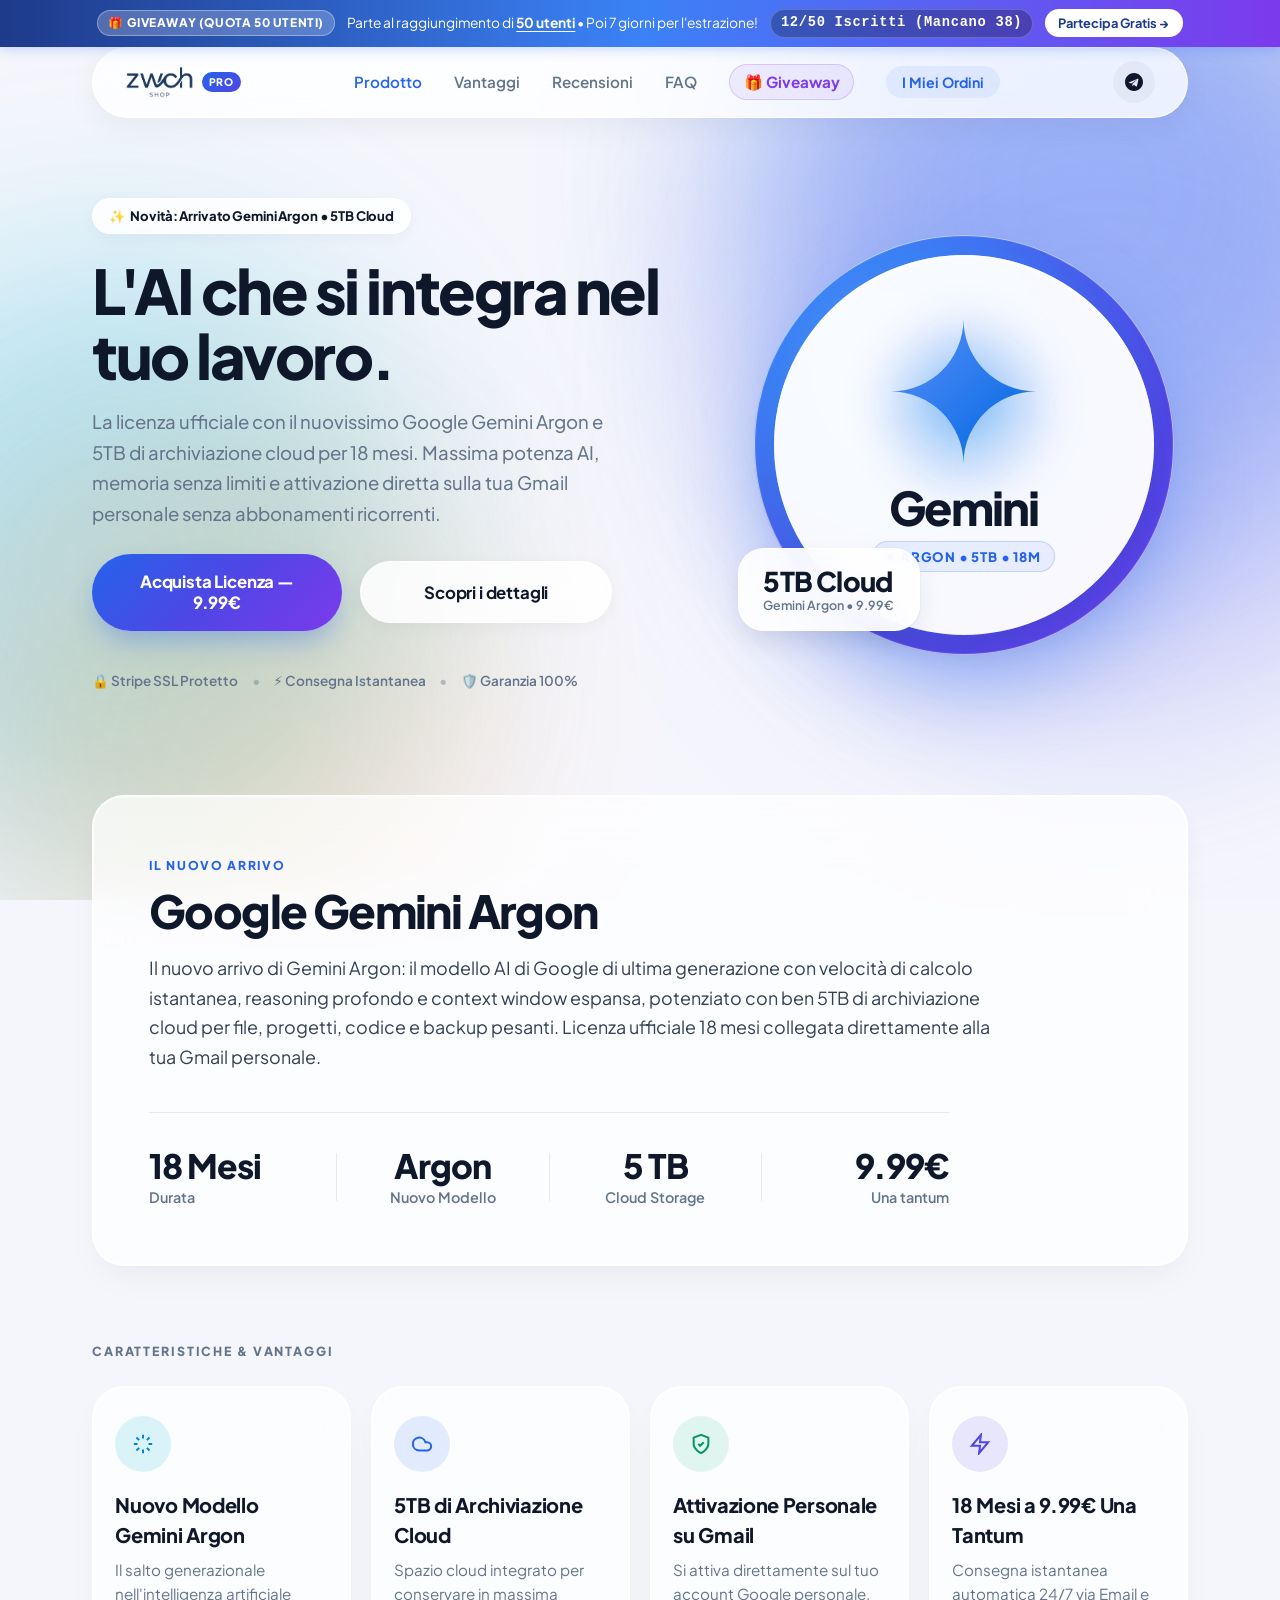
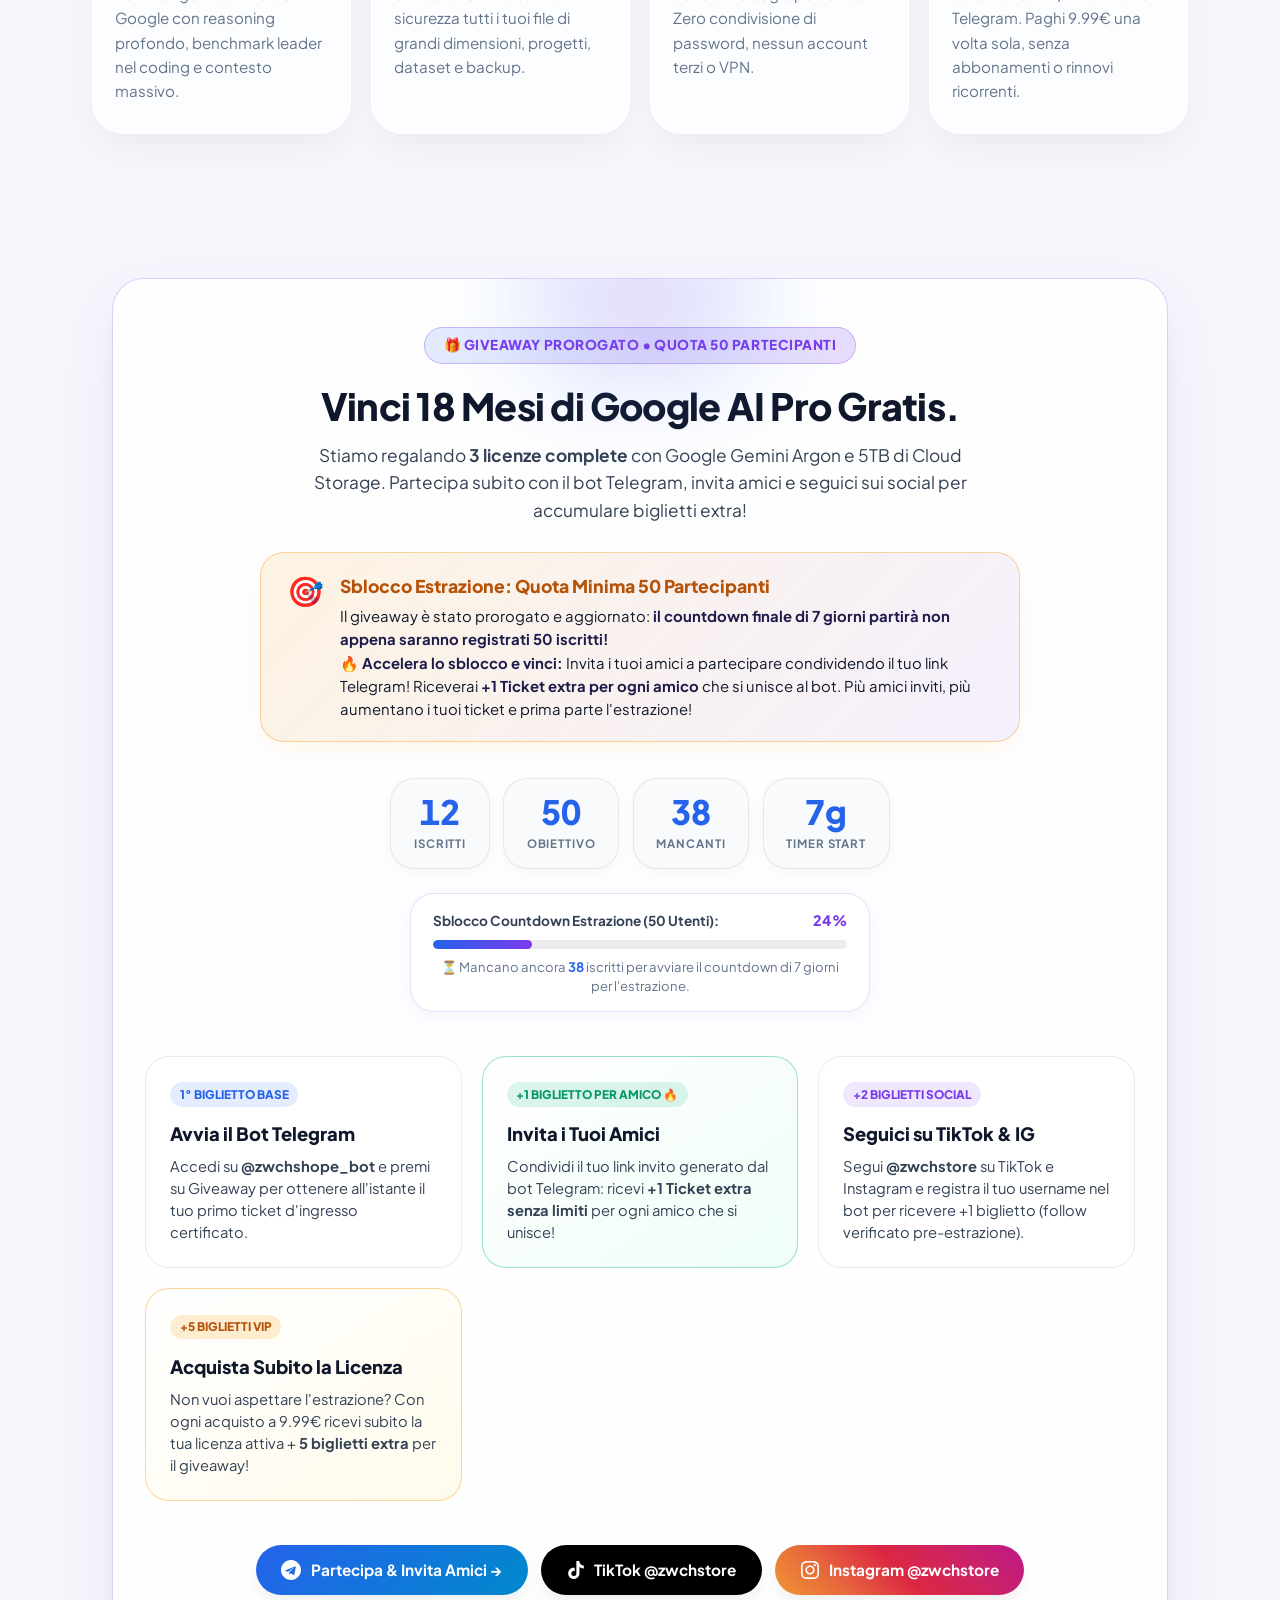
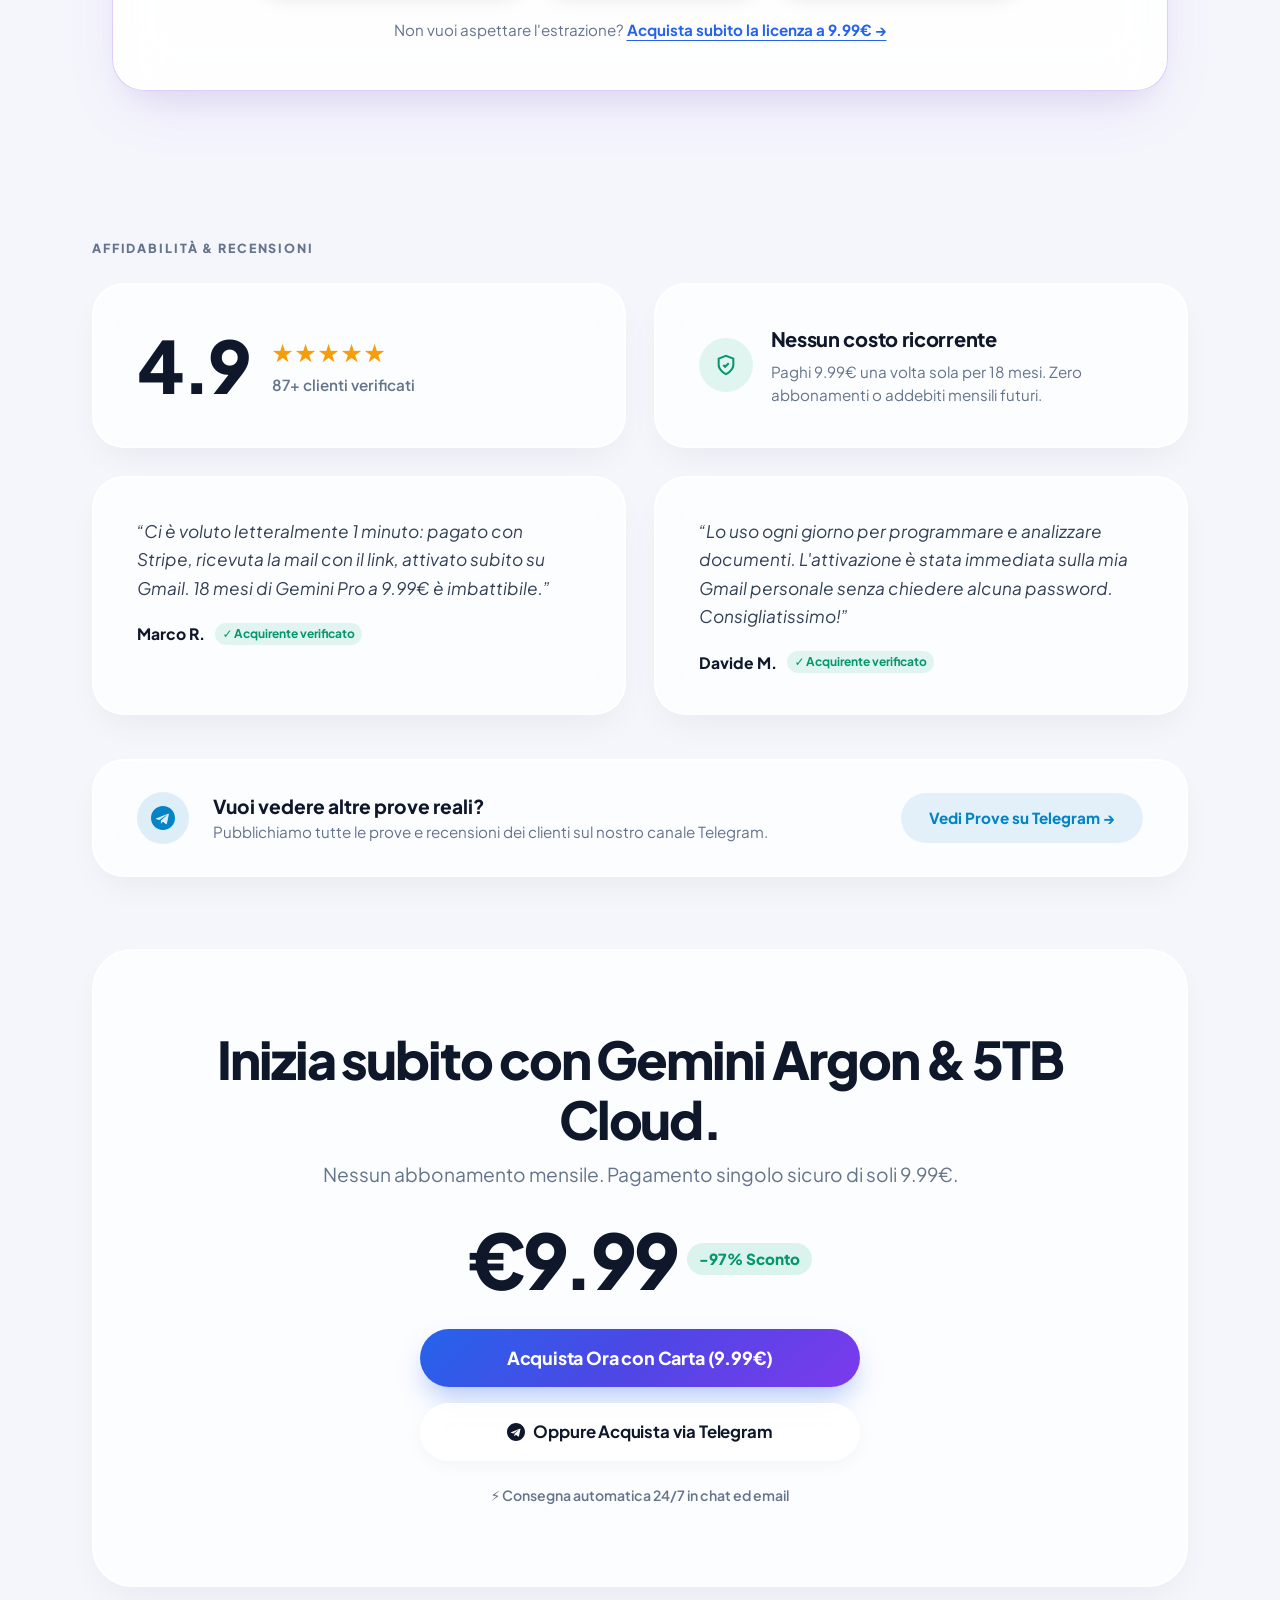
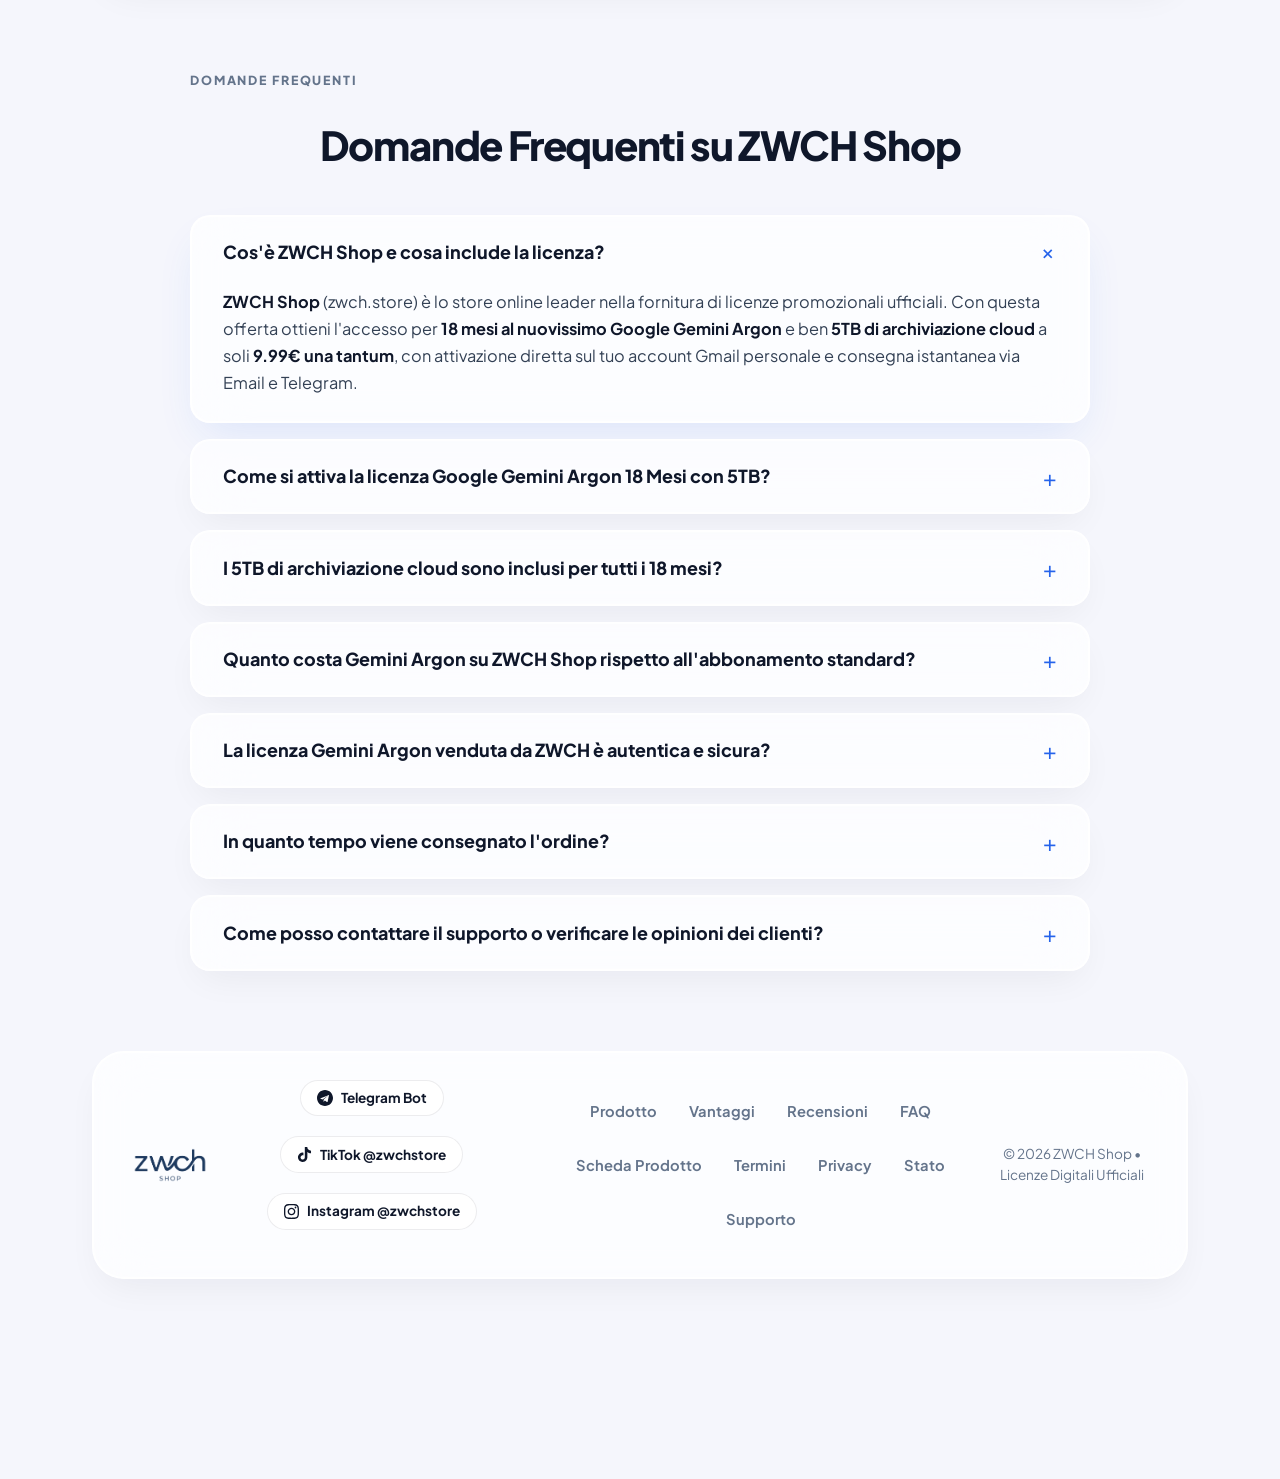
<file: index.html>
<!DOCTYPE html>
<html lang="it">
<head>
  <meta charset="UTF-8" />
  <meta name="viewport" content="width=device-width, initial-scale=1.0, maximum-scale=5.0, viewport-fit=cover" />
  <meta name="theme-color" content="#191c30" />
  <meta name="apple-mobile-web-app-capable" content="yes" />
  <meta name="apple-mobile-web-app-status-bar-style" content="black-translucent" />
  <meta name="format-detection" content="telephone=no" />

  <!-- ===== PRIMARY SEO ===== -->
  <title>ZWCH Shop — Google Gemini Argon 18 Mesi + 5TB Cloud a 9.99€ | Licenza Ufficiale</title>
  <meta name="description" content="Acquista la licenza ufficiale per il nuovo Google Gemini Argon 18 Mesi con 5TB di archiviazione cloud a soli 9.99€. Consegna istantanea via Email e Telegram. Attivazione su Gmail personale, nessun abbonamento." />
  <meta name="keywords" content="ZWCH, ZWCH Shop, zwch.store, Gemini Argon, Google Gemini Argon, Gemini Argon 5TB, 5TB cloud storage, licenza Gemini Argon, Google Gemini 18 mesi, offerta Gemini 9.99 euro, Gemini Pro Telegram, licenza AI economica, ZWCH Gemini" />
  <meta name="author" content="ZWCH Shop" />
  <meta name="robots" content="index, follow, max-snippet:-1, max-image-preview:large, max-video-preview:-1" />
  <meta name="googlebot" content="index, follow, max-snippet:-1, max-image-preview:large, max-video-preview:-1" />
  <meta name="bingbot" content="index, follow" />
  <link rel="canonical" href="https://www.zwch.store/" />

  <!-- Google Search Console Verification (Sostituisci il token quando registri il dominio su Search Console) -->
  <!-- <meta name="google-site-verification" content="CODICE_VERIFICA_GOOGLE" /> -->

  <!-- ===== FAVICONS (Google Search compliant: 48px multiples + standard formats) ===== -->
  <link rel="icon" type="image/x-icon" href="/favicon.ico?v=3" />
  <link rel="icon" type="image/png" sizes="48x48" href="/favicon-48x48.png?v=3" />
  <link rel="icon" type="image/png" sizes="96x96" href="/favicon-96x96.png?v=3" />
  <link rel="icon" type="image/png" sizes="144x144" href="/favicon-144x144.png?v=3" />
  <link rel="icon" type="image/png" sizes="192x192" href="/favicon-192x192.png?v=3" />
  <link rel="icon" type="image/png" sizes="32x32" href="/favicon-32x32.png?v=3" />
  <link rel="icon" type="image/png" sizes="16x16" href="/favicon-16x16.png?v=3" />
  <link rel="apple-touch-icon" sizes="180x180" href="/apple-touch-icon.png?v=3" />
  <link rel="shortcut icon" href="/favicon.ico?v=3" />

  <!-- ===== OPEN GRAPH ===== -->
  <meta property="og:type" content="website" />
  <meta property="og:site_name" content="ZWCH Shop" />
  <meta property="og:title" content="ZWCH Shop — Google Gemini Argon 18 Mesi + 5TB Cloud a 9.99€" />
  <meta property="og:description" content="La licenza ufficiale con il nuovissimo Google Gemini Argon e 5TB di spazio cloud per 18 mesi a soli 9.99€. Consegna istantanea via Email e Telegram. Attivazione su Gmail, nessun abbonamento." />
  <meta property="og:url" content="https://www.zwch.store/" />
  <meta property="og:image" content="https://www.zwch.store/og-image.png?v=3" />
  <meta property="og:image:width" content="1200" />
  <meta property="og:image:height" content="630" />
  <meta property="og:locale" content="it_IT" />

  <!-- ===== TWITTER CARD ===== -->
  <meta name="twitter:card" content="summary_large_image" />
  <meta name="twitter:site" content="@zwchshop" />
  <meta name="twitter:title" content="ZWCH Shop — Google Gemini Argon 18 Mesi + 5TB Cloud a 9.99€" />
  <meta name="twitter:description" content="Licenza Google Gemini Argon 18 Mesi con 5TB di archiviazione cloud a soli 9.99€. Consegna istantanea via Email e Telegram su zwch.store" />
  <meta name="twitter:image" content="https://www.zwch.store/og-image.png?v=3" />

  <!-- ===== SCHEMA: WebSite (enables Google Sitelinks Search) ===== -->
  <script type="application/ld+json">
  {
    "@context": "https://schema.org",
    "@type": "WebSite",
    "name": "ZWCH Shop",
    "alternateName": ["ZWCH", "zwch.store", "ZWCH Store", "ZWCH Gemini"],
    "url": "https://www.zwch.store/",
    "description": "ZWCH Shop è lo store online per l'acquisto di licenze Google Gemini Argon 18 Mesi con 5TB di archiviazione cloud a 9.99€ con attivazione immediata su Gmail.",
    "potentialAction": {
      "@type": "SearchAction",
      "target": "https://www.zwch.store/?q={search_term_string}",
      "query-input": "required name=search_term_string"
    }
  }
  </script>

  <!-- ===== SCHEMA: Organization ===== -->
  <script type="application/ld+json">
  {
    "@context": "https://schema.org",
    "@type": "Organization",
    "name": "ZWCH Shop",
    "alternateName": "ZWCH",
    "url": "https://www.zwch.store/",
    "logo": "https://www.zwch.store/favicon.png",
    "description": "ZWCH Shop fornisce licenze ufficiali per il nuovo Google Gemini Argon 18 Mesi con 5TB di archiviazione cloud a prezzi promozionali con consegna istantanea via Email e Telegram.",
    "sameAs": ["https://t.me/zwchshope_bot"],
    "contactPoint": {
      "@type": "ContactPoint",
      "contactType": "customer support",
      "url": "https://t.me/zwchshope_bot",
      "availableLanguage": ["Italian", "English"]
    }
  }
  </script>

  <!-- ===== SCHEMA: Product ===== -->
  <script type="application/ld+json">
  {
    "@context": "https://schema.org",
    "@type": "Product",
    "name": "Google Gemini Argon 18 Mesi + 5TB Cloud — Licenza Ufficiale",
    "alternateName": ["Gemini Argon 5TB", "Google Gemini Argon Economico", "Licenza Gemini Argon 18 Mesi"],
    "description": "Acquista la licenza ufficiale con il nuovissimo Google Gemini Argon per 18 mesi e 5TB di archiviazione cloud a soli 9.99€. Nessun abbonamento mensile, attivazione diretta su account Gmail personale. Consegna istantanea via Email e Telegram tramite bot @zwchshope_bot.",
    "brand": { "@type": "Brand", "name": "Google" },
    "seller": { "@type": "Organization", "name": "ZWCH Shop" },
    "image": "https://www.zwch.store/18_Months.png",
    "sku": "GEMINI-ARGON-5TB-18M",
    "mpn": "ZWCH-ARGON-5TB",
    "offers": {
      "@type": "Offer",
      "priceCurrency": "EUR",
      "price": "9.99",
      "priceValidUntil": "2027-12-31",
      "validFrom": "2024-01-01T00:00:00Z",
      "availability": "https://schema.org/InStock",
      "itemCondition": "https://schema.org/NewCondition",
      "url": "https://www.zwch.store/",
      "seller": { "@type": "Organization", "name": "ZWCH Shop" },
      "hasMerchantReturnPolicy": {
        "@type": "MerchantReturnPolicy",
        "returnPolicyCategory": "https://schema.org/MerchantReturnNotPermitted",
        "merchantReturnDays": "0",
        "returnMethod": "https://schema.org/ReturnInStore",
        "returnFees": "https://schema.org/ReturnFeesCustomerResponsibility"
      },
      "shippingDetails": {
        "@type": "OfferShippingDetails",
        "shippingRate": {
          "@type": "MonetaryAmount",
          "value": "0",
          "currency": "EUR"
        },
        "shippingDestination": {
          "@type": "DefinedRegion",
          "addressCountry": "IT"
        },
        "deliveryTime": {
          "@type": "ShippingDeliveryTime",
          "handlingTime": {
            "@type": "QuantitativeValue",
            "minValue": 0,
            "maxValue": 0,
            "unitCode": "d"
          },
          "transitTime": {
            "@type": "QuantitativeValue",
            "minValue": 0,
            "maxValue": 0,
            "unitCode": "d"
          }
        }
      }
    },
    "aggregateRating": {
      "@type": "AggregateRating",
      "ratingValue": "4.9",
      "reviewCount": "87",
      "bestRating": "5"
    }
  }
  </script>

  <!-- ===== SCHEMA: FAQ ===== -->
  <script type="application/ld+json">
  {
    "@context": "https://schema.org",
    "@type": "FAQPage",
    "mainEntity": [
      {
        "@type": "Question",
        "name": "Cos'è ZWCH Shop e come funziona?",
        "acceptedAnswer": {
          "@type": "Answer",
          "text": "ZWCH Shop (zwch.store) è lo store online specializzato nella fornitura di licenze e accessi promozionali ufficiali per software e intelligenza artificiale. Offriamo la licenza Google Gemini Argon con 5TB di archiviazione per 18 mesi a soli 9.99€ con attivazione diretta sul tuo account personale, pagamento sicuro con Stripe e consegna immediata via Email e Telegram."
        }
      },
      {
        "@type": "Question",
        "name": "Come si attiva la licenza Google Gemini Argon 18 Mesi con 5TB?",
        "acceptedAnswer": {
          "@type": "Answer",
          "text": "Dopo il pagamento riceverai un link di attivazione ufficiale. Ti basta cliccare sul link mentre sei connesso al tuo account Google personale (Gmail) e confermare l'attivazione. Nessuna richiesta di password, nessun account condiviso e nessuna VPN necessaria: la licenza e i 5TB di spazio si collegano direttamente al tuo profilo."
        }
      },
      {
        "@type": "Question",
        "name": "I 5TB di archiviazione cloud sono inclusi per tutti i 18 mesi?",
        "acceptedAnswer": {
          "@type": "Answer",
          "text": "Sì, i 5TB di archiviazione cloud sono inclusi per l'intera durata della licenza di 18 mesi, ideali per salvare progetti, dataset di machine learning, backup di sistema e file pesanti su Google."
        }
      },
      {
        "@type": "Question",
        "name": "Quanto costa Gemini Argon su ZWCH Shop rispetto all'abbonamento ufficiale?",
        "acceptedAnswer": {
          "@type": "Answer",
          "text": "L'abbonamento standard per un piano AI avanzato e piani cloud comparabili ha un costo di oltre 21.99€ al mese (più di 390€ per 18 mesi). Con l'offerta esclusiva di ZWCH Shop, paghi soltanto 9.99€ una tantum per 18 mesi completi, risparmiando oltre il 97% senza rinnovi automatici o costi nascosti."
        }
      },
      {
        "@type": "Question",
        "name": "La licenza Gemini Argon venduta da ZWCH è autentica e sicura?",
        "acceptedAnswer": {
          "@type": "Answer",
          "text": "Sì, tutte le licenze fornite da ZWCH Shop derivano da accordi e canali promozionali autorizzati e garantiscono l'accesso ufficiale alla suite completa di Gemini Argon e ai 5TB di cloud sui server Google. I tuoi dati personali rimangono riservati e conformi ai massimi standard di privacy."
        }
      },
      {
        "@type": "Question",
        "name": "In quanto tempo viene consegnato l'ordine?",
        "acceptedAnswer": {
          "@type": "Answer",
          "text": "La consegna è istantanea e automatica 24 ore su 24, 7 giorni su 7. Subito dopo la transazione con carta tramite Stripe o su Telegram, riceverai il link di riscatto e le istruzioni dettagliate sia all'indirizzo email specificato sia nella schermata di conferma."
        }
      },
      {
        "@type": "Question",
        "name": "Come posso contattare il supporto o verificare le opinioni dei clienti?",
        "acceptedAnswer": {
          "@type": "Answer",
          "text": "Siamo sempre raggiungibili attraverso il nostro bot Telegram ufficiale @zwchshope_bot con assistenza dedicata. Inoltre, nel nostro canale Telegram pubblichiamo giornalmente screenshot, vouch e recensioni reali inviate dai clienti verificati."
        }
      }
    ]
  }
  </script>

  <!-- ===== SCHEMA: BreadcrumbList ===== -->
  <script type="application/ld+json">
  {
    "@context": "https://schema.org",
    "@type": "BreadcrumbList",
    "itemListElement": [
      {
        "@type": "ListItem",
        "position": 1,
        "name": "ZWCH Shop",
        "item": "https://www.zwch.store/"
      },
      {
        "@type": "ListItem",
        "position": 2,
        "name": "Google Gemini Argon 18 Mesi + 5TB Cloud — 9.99€",
        "item": "https://www.zwch.store/#prodotto"
      }
    ]
  }
  </script>

  <!-- ===== GOOGLE FONTS ===== -->
  <link rel="preconnect" href="https://fonts.googleapis.com" />
  <link rel="preconnect" href="https://fonts.gstatic.com" crossorigin />
  <link href="https://fonts.googleapis.com/css2?family=Plus+Jakarta+Sans:wght@300;400;500;600;700;800;900&display=swap" rel="stylesheet" />

  <!-- ===== GOOGLE ANALYTICS 4 ===== -->
  <script async src="https://www.googletagmanager.com/gtag/js?id=G-XXXXXXXXXX"></script>
  <script>
    window.dataLayer = window.dataLayer || [];
    function gtag(){ dataLayer.push(arguments); }
    gtag('js', new Date());
    gtag('config', 'G-XXXXXXXXXX', { send_page_view: true });

    let scrollDepths = [25, 50, 75, 90];
    let fired = {};
    window.addEventListener('scroll', () => {
      const pct = Math.round((window.scrollY / (document.body.scrollHeight - window.innerHeight)) * 100);
      scrollDepths.forEach(d => {
        if (pct >= d && !fired[d]) {
          fired[d] = true;
          gtag('event', 'scroll_depth', { depth_percentage: d });
        }
      });
    });
  </script>

  <link rel="stylesheet" href="./style.css" />
</head>
<body>
  <!-- AMBIENT GLOW MESH BLOBS (Aura Visual Background) -->
  <div aria-hidden="true" class="ambient-mesh-wrap">
    <div class="mesh-blob blob-blue"></div>
    <div class="mesh-blob blob-cyan"></div>
    <div class="mesh-blob blob-indigo"></div>
    <div class="mesh-blob blob-amber"></div>
  </div>

  <!-- PERSISTENT FLOATING BAR (Mobile Sticky 1-tap Checkout) -->
  <div id="sticky-cta" class="mobile-sticky-bottom-bar" aria-label="Acquisto Rapido">
    <div class="sticky-left-info">
      <span class="sticky-badge">18 Mesi</span>
      <span class="sticky-price-text">9.99&euro;</span>
      <span class="sticky-save-pill">-97%</span>
    </div>
    <button class="sticky-buy-btn" onclick="ZWCHShop.openBuyModal(1)">
      <svg viewBox="0 0 24 24" fill="none" stroke="currentColor" stroke-width="2.5" width="16" height="16"><rect x="1" y="4" width="22" height="16" rx="2" ry="2"/><line x1="1" y1="10" x2="23" y2="10"/></svg>
      <span>Acquista Ora</span>
    </button>
  </div>

  <!-- TOP ANNOUNCEMENT BAR (Giveaway Promo) -->
  <aside class="announcement-bar" role="region" aria-label="Giveaway in corso">
    <div class="announcement-content">
      <span class="announcement-tag">🎁 GIVEAWAY (QUOTA 50 UTENTI)</span>
      <span class="announcement-text" id="gw-top-text">Parte al raggiungimento di <strong>50 utenti</strong> &bull; Poi 7 giorni per l'estrazione!</span>
      <div class="announcement-timer" id="gw-top-timer" aria-label="Stato giveaway">
        <strong>12/50</strong> Iscritti (Mancano 38)
      </div>
      <a href="https://t.me/zwchshope_bot?start=giveaway" target="_blank" rel="noopener" class="announcement-btn" onclick="trackBotClick('announcement_bar')">
        Partecipa Gratis &rarr;
      </a>
    </div>
  </aside>

  <!-- FLOATING PILL NAVBAR (Screenshot 1 Top Bar) -->
  <header class="navbar-wrapper">
    <nav class="navbar-pill-glass" id="navbar">
      <a href="/" class="nav-brand" aria-label="ZWCH Shop">
        <img src="./logo_nav.png" alt="ZWCH Shop" class="nav-brand-img" />
        <span class="brand-pill-badge">PRO</span>
      </a>

      <!-- Desktop Links -->
      <div class="nav-links-desktop">
        <a href="#prodotto" class="nav-link-item active">Prodotto</a>
        <a href="#vantaggi" class="nav-link-item">Vantaggi</a>
        <a href="#recensioni" class="nav-link-item">Recensioni</a>
        <a href="#faq" class="nav-link-item">FAQ</a>
        <a href="#giveaway" class="nav-link-item giveaway-pill">🎁 Giveaway</a>
        <button class="nav-orders-btn-pill" onclick="ZWCHAuth.openOrdersFlow()">I Miei Ordini</button>
      </div>

      <!-- Right Actions: Mobile Orders, Telegram & Hamburger -->
      <div class="nav-actions-right">
        <button class="nav-mobile-orders-icon" onclick="ZWCHAuth.openOrdersFlow()" aria-label="I Miei Ordini" title="I Miei Ordini">
          <svg viewBox="0 0 24 24" fill="none" stroke="currentColor" stroke-width="2" width="18" height="18"><path d="M22 19a2 2 0 0 1-2 2H4a2 2 0 0 1-2-2V5a2 2 0 0 1 2-2h5l2 3h9a2 2 0 0 1 2 2z"/></svg>
        </button>
        <a href="https://t.me/zwchshope_bot" class="nav-tg-btn-icon" target="_blank" rel="noopener" onclick="trackBotClick('navbar')" title="Assistenza Telegram">
          <svg viewBox="0 0 24 24" fill="currentColor" width="18" height="18"><path d="M12 0C5.373 0 0 5.373 0 12s5.373 12 12 12 12-5.373 12-12S18.627 0 12 0zm5.894 8.221l-1.97 9.28c-.145.658-.537.818-1.084.508l-3-2.21-1.447 1.394c-.16.16-.295.295-.605.295l.213-3.053 5.56-5.023c.242-.213-.054-.333-.373-.12L8.34 14.082l-2.95-.924c-.642-.204-.656-.642.136-.953l11.57-4.461c.536-.194 1.006.131.798.477z"/></svg>
        </a>
        <button class="nav-hamburger-btn" id="nav-hamburger" aria-label="Apri Menu" onclick="toggleMobileMenu()">
          <span class="hamburger-bar"></span>
          <span class="hamburger-bar"></span>
        </button>
      </div>
    </nav>

    <!-- Mobile Drawer Overlay Menu -->
    <div class="mobile-menu-drawer" id="mobile-drawer">
      <a href="#prodotto" class="drawer-link" onclick="closeMobileMenu()">Prodotto</a>
      <a href="#vantaggi" class="drawer-link" onclick="closeMobileMenu()">Vantaggi</a>
      <a href="#recensioni" class="drawer-link" onclick="closeMobileMenu()">Recensioni</a>
      <a href="#faq" class="drawer-link" onclick="closeMobileMenu()">FAQ</a>
      <a href="#giveaway" class="drawer-link giveaway-pill" onclick="closeMobileMenu()">🎁 Giveaway 3x Licenze</a>
      <a href="./product.html" class="drawer-link" onclick="closeMobileMenu()">Scheda Prodotto</a>
      <div class="drawer-divider"></div>
      <button class="drawer-btn-orders" onclick="closeMobileMenu(); ZWCHAuth.openOrdersFlow()">I Miei Ordini</button>
      <a href="https://t.me/zwchshope_bot" class="drawer-btn-tg" target="_blank" rel="noopener" onclick="trackBotClick('drawer_tg')">
        <svg viewBox="0 0 24 24" fill="currentColor" width="18" height="18"><path d="M12 0C5.373 0 0 5.373 0 12s5.373 12 12 12 12-5.373 12-12S18.627 0 12 0zm5.894 8.221l-1.97 9.28c-.145.658-.537.818-1.084.508l-3-2.21-1.447 1.394c-.16.16-.295.295-.605.295l.213-3.053 5.56-5.023c.242-.213-.054-.333-.373-.12L8.34 14.082l-2.95-.924c-.642-.204-.656-.642.136-.953l11.57-4.461c.536-.194 1.006.131.798.477z"/></svg>
        <span>Assistenza Telegram 24/7</span>
      </a>
    </div>
  </header>

  <!-- MAIN APP CONTAINER (Centered Mobile-First Showcase) -->
  <main class="page-container" id="main-content">

    <!-- ═══════════════════════════════════════════════════ -->
    <!-- SCREEN 1: HERO SECTION                              -->
    <!-- ═══════════════════════════════════════════════════ -->
    <section class="screen-hero" id="hero">
      
      <!-- Top Pill Tag (New Release style) -->
      <div class="hero-top-tag-wrap">
        <span class="pill-tag-release">
          <span class="tag-sparkle">&#10024;</span> Novit&agrave;: Arrivato Gemini Argon &bull; 5TB Cloud
        </span>
      </div>

      <!-- Hero Typography -->
      <div class="hero-headline-wrap">
        <h1 class="hero-main-title">L'AI che si integra nel tuo lavoro.</h1>
        <p class="hero-main-sub">
          La licenza ufficiale con il nuovissimo Google Gemini Argon e 5TB di archiviazione cloud per 18 mesi. Massima potenza AI, memoria senza limiti e attivazione diretta sulla tua Gmail personale senza abbonamenti ricorrenti.
        </p>
      </div>

      <!-- Center Visual: Glowing Orb with Big Gemini Pro Showcase & Floating Pill -->
      <div class="hero-visual-center-wrap">
        <div class="hero-orb-outer">
          <div class="hero-orb-inner">
            <div class="hero-gemini-showcase">
              <div class="gemini-star-halo"></div>
              <svg viewBox="0 0 100 100" class="gemini-star-svg" aria-label="Google Gemini Star">
                <defs>
                  <linearGradient id="gemini_star_grad" x1="0" y1="0" x2="100" y2="100" gradientUnits="userSpaceOnUse">
                    <stop offset="0%" stop-color="#ff5252"/>
                    <stop offset="30%" stop-color="#4285f4"/>
                    <stop offset="65%" stop-color="#1a73e8"/>
                    <stop offset="85%" stop-color="#34a853"/>
                    <stop offset="100%" stop-color="#fbbc04"/>
                  </linearGradient>
                </defs>
                <path d="M46.48 76.84C48.83 82.19 50.00 87.91 50.00 94.00C50.00 87.91 51.14 82.19 53.41 76.84C55.76 71.49 58.91 66.83 62.87 62.87C66.83 58.91 71.49 55.79 76.84 53.52C82.19 51.17 87.91 50.00 94.00 50.00C87.91 50.00 82.19 48.86 76.84 46.59C71.49 44.24 66.83 41.09 62.87 37.13C58.91 33.17 55.76 28.51 53.41 23.16C51.14 17.81 50.00 12.09 50.00 6.00C50.00 12.09 48.83 17.81 46.48 23.16C44.21 28.51 41.09 33.17 37.13 37.13C33.17 41.09 28.51 44.24 23.16 46.59C17.81 48.86 12.09 50.00 6.00 50.00C12.09 50.00 17.81 51.17 23.16 53.52C28.51 55.79 33.17 58.91 37.13 62.87C41.09 66.83 44.21 71.49 46.48 76.84Z" fill="url(#gemini_star_grad)"/>
              </svg>
              <div class="gemini-brand-text">Gemini</div>
              <div class="gemini-tier-pill">
                <span class="tier-pill-pulse"></span>
                <span>ARGON &bull; 5TB &bull; 18M</span>
              </div>
            </div>
          </div>
          <!-- Floating Feature Badge (like 40h battery life in image 1) -->
          <div class="hero-orb-floating-badge">
            <span class="floating-badge-val">5TB Cloud</span>
            <span class="floating-badge-sub">Gemini Argon &bull; 9.99&euro;</span>
          </div>
        </div>
      </div>

      <!-- Hero Two CTAs -->
      <div class="hero-cta-group">
        <button class="btn-gradient-pill" onclick="ZWCHShop.openBuyModal(1)">
          <span>Acquista Licenza &mdash; 9.99&euro;</span>
        </button>
        <a href="#prodotto" class="btn-glass-pill">
          <span>Scopri i dettagli</span>
        </a>
      </div>

      <!-- Micro Trust Indicators -->
      <div class="hero-micro-trust">
        <span class="micro-trust-item">&#128274; Stripe SSL Protetto</span>
        <span class="micro-trust-dot">&bull;</span>
        <span class="micro-trust-item">&#9889; Consegna Istantanea</span>
        <span class="micro-trust-dot">&bull;</span>
        <span class="micro-trust-item">&#128737;&#65039; Garanzia 100%</span>
      </div>

    </section>

    <!-- ═══════════════════════════════════════════════════ -->
    <!-- SCREEN 2: PRODUCT & FEATURES                        -->
    <!-- ═══════════════════════════════════════════════════ -->
    <section class="screen-product-features" id="prodotto">

      <!-- THE PRODUCT Glass Card (Screenshot 2 Top Card) -->
      <div class="card-the-product glass-card">
        <span class="card-category-label">IL NUOVO ARRIVO</span>
        <h2 class="card-product-title">Google Gemini Argon</h2>
        <p class="card-product-desc">
          Il nuovo arrivo di Gemini Argon: il modello AI di Google di ultima generazione con velocit&agrave; di calcolo istantanea, reasoning profondo e context window espansa, potenziato con ben 5TB di archiviazione cloud per file, progetti, codice e backup pesanti. Licenza ufficiale 18 mesi collegata direttamente alla tua Gmail personale.
        </p>

        <!-- 4-Column Metrics Row with Vertical Dividers -->
        <div class="product-metrics-grid">
          <div class="metric-col">
            <span class="metric-num">18 Mesi</span>
            <span class="metric-lbl">Durata</span>
          </div>
          <div class="metric-divider"></div>
          <div class="metric-col">
            <span class="metric-num">Argon</span>
            <span class="metric-lbl">Nuovo Modello</span>
          </div>
          <div class="metric-divider"></div>
          <div class="metric-col">
            <span class="metric-num">5 TB</span>
            <span class="metric-lbl">Cloud Storage</span>
          </div>
          <div class="metric-divider"></div>
          <div class="metric-col">
            <span class="metric-num">9.99&euro;</span>
            <span class="metric-lbl">Una tantum</span>
          </div>
        </div>
      </div>

      <!-- FEATURES Header -->
      <div class="section-label-wrap" id="vantaggi">
        <span class="section-caps-label">CARATTERISTICHE &amp; VANTAGGI</span>
      </div>

      <!-- 4 Stacked Feature Pill Cards -->
      <div class="features-pill-stack">

        <!-- Feature 1: Gemini Argon -->
        <div class="feature-pill-card glass-card">
          <div class="feature-icon-circle icon-cyan">
            <svg viewBox="0 0 24 24" fill="none" stroke="currentColor" stroke-width="2.2" width="22" height="22"><path d="M12 2v4M12 18v4M4.93 4.93l2.83 2.83M16.24 16.24l2.83 2.83M2 12h4M18 12h4M4.93 19.07l2.83-2.83M16.24 7.76l2.83-2.83"/></svg>
          </div>
          <div class="feature-text-block">
            <h3 class="feature-pill-title">Nuovo Modello Gemini Argon</h3>
            <p class="feature-pill-desc">Il salto generazionale nell'intelligenza artificiale Google con reasoning profondo, benchmark leader nel coding e contesto massivo.</p>
          </div>
        </div>

        <!-- Feature 2: 5TB Cloud Storage -->
        <div class="feature-pill-card glass-card">
          <div class="feature-icon-circle icon-blue">
            <svg viewBox="0 0 24 24" fill="none" stroke="currentColor" stroke-width="2.2" width="22" height="22"><path d="M17.5 19H9a7 7 0 1 1 6.71-9h1.79a4.5 4.5 0 1 1 0 9Z"/></svg>
          </div>
          <div class="feature-text-block">
            <h3 class="feature-pill-title">5TB di Archiviazione Cloud</h3>
            <p class="feature-pill-desc">Spazio cloud integrato per conservare in massima sicurezza tutti i tuoi file di grandi dimensioni, progetti, dataset e backup.</p>
          </div>
        </div>

        <!-- Feature 3: Personal Gmail -->
        <div class="feature-pill-card glass-card">
          <div class="feature-icon-circle icon-shield">
            <svg viewBox="0 0 24 24" fill="none" stroke="currentColor" stroke-width="2.2" width="22" height="22"><path d="M12 22s8-4 8-10V5l-8-3-8 3v7c0 6 8 10 8 10z"/><polyline points="9 12 11 14 15 10"/></svg>
          </div>
          <div class="feature-text-block">
            <h3 class="feature-pill-title">Attivazione Personale su Gmail</h3>
            <p class="feature-pill-desc">Si attiva direttamente sul tuo account Google personale. Zero condivisione di password, nessun account terzi o VPN.</p>
          </div>
        </div>

        <!-- Feature 4: Instant Delivery & Zero Recurring -->
        <div class="feature-pill-card glass-card">
          <div class="feature-icon-circle icon-indigo">
            <svg viewBox="0 0 24 24" fill="none" stroke="currentColor" stroke-width="2.2" width="22" height="22"><polygon points="13 2 3 14 12 14 11 22 21 10 12 10 13 2"/></svg>
          </div>
          <div class="feature-text-block">
            <h3 class="feature-pill-title">18 Mesi a 9.99&euro; Una Tantum</h3>
            <p class="feature-pill-desc">Consegna istantanea automatica 24/7 via Email e Telegram. Paghi 9.99&euro; una volta sola, senza abbonamenti o rinnovi ricorrenti.</p>
          </div>
        </div>

      </div>

    </section>

    <!-- ═══════════════════════════════════════════════════ -->
    <!-- SCREEN GIVEAWAY: 3 LICENZE & SOCIAL BOOST           -->
    <!-- ═══════════════════════════════════════════════════ -->
    <section class="screen-giveaway" id="giveaway">
      <div class="giveaway-card-main glass-card">
        <div class="giveaway-badge-top">
          <span>🎁 GIVEAWAY PROROGATO &bull; QUOTA 50 PARTECIPANTI</span>
        </div>
        
        <h2 class="giveaway-title">Vinci 18 Mesi di Google AI Pro Gratis.</h2>
        <p class="giveaway-subtitle">
          Stiamo regalando <strong>3 licenze complete</strong> con Google Gemini Argon e 5TB di Cloud Storage. 
          Partecipa subito con il bot Telegram, invita amici e seguici sui social per accumulare biglietti extra!
        </p>

        <!-- Extension / Unlock Notice Banner -->
        <div class="giveaway-notice-banner">
          <div class="giveaway-notice-icon">🎯</div>
          <div class="giveaway-notice-content">
            <h4 class="giveaway-notice-title">Sblocco Estrazione: Quota Minima 50 Partecipanti</h4>
            <p class="giveaway-notice-text">
              Il giveaway è stato prorogato e aggiornato: <strong>il countdown finale di 7 giorni partirà non appena saranno registrati 50 iscritti!</strong>
              <br/>
              🔥 <strong>Accelera lo sblocco e vinci:</strong> Invita i tuoi amici a partecipare condividendo il tuo link Telegram! Riceverai <strong>+1 Ticket extra per ogni amico</strong> che si unisce al bot. Più amici inviti, più aumentano i tuoi ticket e prima parte l'estrazione!
            </p>
          </div>
        </div>

        <!-- Live Status / Progress Wrap -->
        <div class="giveaway-countdown-wrap" id="gw-status-wrap">
          <div class="countdown-box">
            <span class="countdown-box-num" id="gw-box-days">12</span>
            <span class="countdown-box-label" id="gw-box-days-lbl">Iscritti</span>
          </div>
          <div class="countdown-box">
            <span class="countdown-box-num" id="gw-box-hours">50</span>
            <span class="countdown-box-label" id="gw-box-hours-lbl">Obiettivo</span>
          </div>
          <div class="countdown-box">
            <span class="countdown-box-num" id="gw-box-mins">38</span>
            <span class="countdown-box-label" id="gw-box-mins-lbl">Mancanti</span>
          </div>
          <div class="countdown-box">
            <span class="countdown-box-num" id="gw-box-secs">7g</span>
            <span class="countdown-box-label" id="gw-box-secs-lbl">Timer Start</span>
          </div>
        </div>

        <!-- Progress Bar Container -->
        <div class="giveaway-progress-container" id="gw-progress-container">
          <div class="giveaway-progress-info">
            <span class="giveaway-progress-label">Sblocco Countdown Estrazione (50 Utenti):</span>
            <span class="giveaway-progress-pct" id="gw-progress-pct">24%</span>
          </div>
          <div class="giveaway-progress-bar-bg">
            <div class="giveaway-progress-bar-fill" id="gw-progress-bar-fill" style="width: 24%;"></div>
          </div>
          <div class="giveaway-progress-hint" id="gw-progress-hint">
            ⏳ Mancano ancora <strong id="gw-remaining-count">38</strong> iscritti per avviare il countdown di 7 giorni per l'estrazione.
          </div>
        </div>

        <!-- Steps Grid (4 Cards) -->
        <div class="giveaway-steps-grid">
          <!-- Step 1 -->
          <div class="giveaway-step-card">
            <span class="step-badge-tag tag-blue">1° Biglietto Base</span>
            <h3 class="step-card-title">Avvia il Bot Telegram</h3>
            <p class="step-card-desc">Accedi su <strong>@zwchshope_bot</strong> e premi su Giveaway per ottenere all'istante il tuo primo ticket d'ingresso certificato.</p>
          </div>

          <!-- Step 2 (Invita Amici) -->
          <div class="giveaway-step-card ref-card">
            <span class="step-badge-tag tag-emerald">+1 Biglietto per Amico 🔥</span>
            <h3 class="step-card-title">Invita i Tuoi Amici</h3>
            <p class="step-card-desc">Condividi il tuo link invito generato dal bot Telegram: ricevi <strong>+1 Ticket extra senza limiti</strong> per ogni amico che si unisce!</p>
          </div>

          <!-- Step 3 -->
          <div class="giveaway-step-card">
            <span class="step-badge-tag tag-purple">+2 Biglietti Social</span>
            <h3 class="step-card-title">Seguici su TikTok &amp; IG</h3>
            <p class="step-card-desc">Segui <strong>@zwchstore</strong> su TikTok e Instagram e registra il tuo username nel bot per ricevere +1 biglietto (follow verificato pre-estrazione).</p>
          </div>

          <!-- Step 4 -->
          <div class="giveaway-step-card vip-card">
            <span class="step-badge-tag tag-gold">+5 Biglietti VIP</span>
            <h3 class="step-card-title">Acquista Subito la Licenza</h3>
            <p class="step-card-desc">Non vuoi aspettare l'estrazione? Con ogni acquisto a 9.99&euro; ricevi subito la tua licenza attiva + <strong>5 biglietti extra</strong> per il giveaway!</p>
          </div>
        </div>

        <!-- Action Buttons -->
        <div class="giveaway-actions-container">
          <div class="social-buttons-grid">
            <a href="https://t.me/zwchshope_bot?start=giveaway" target="_blank" rel="noopener" class="social-cta-btn btn-tg-primary" onclick="trackBotClick('giveaway_section_tg')">
              <svg viewBox="0 0 24 24" fill="currentColor" width="20" height="20"><path d="M12 0C5.373 0 0 5.373 0 12s5.373 12 12 12 12-5.373 12-12S18.627 0 12 0zm5.894 8.221l-1.97 9.28c-.145.658-.537.818-1.084.508l-3-2.21-1.447 1.394c-.16.16-.295.295-.605.295l.213-3.053 5.56-5.023c.242-.213-.054-.333-.373-.12L8.34 14.082l-2.95-.924c-.642-.204-.656-.642.136-.953l11.57-4.461c.536-.194 1.006.131.798.477z"/></svg>
              <span>Partecipa &amp; Invita Amici &rarr;</span>
            </a>

            <a href="https://www.tiktok.com/@zwchstore" target="_blank" rel="noopener" class="social-cta-btn btn-tiktok-pill">
              <svg viewBox="0 0 24 24" fill="currentColor" width="18" height="18"><path d="M12.525.02c1.31-.02 2.61-.01 3.91-.02.08 1.53.63 3.09 1.75 4.17 1.12 1.11 2.7 1.62 4.24 1.79v4.03c-1.44-.05-2.89-.35-4.2-.97-.57-.26-1.1-.59-1.62-.93-.01 2.92.01 5.84-.02 8.75-.08 1.4-.54 2.79-1.35 3.94-1.31 1.92-3.58 3.17-5.91 3.21-1.43.08-2.86-.31-4.08-1.03-2.02-1.19-3.44-3.37-3.65-5.71-.02-.5-.03-1-.01-1.49.18-1.9 1.12-3.72 2.58-4.96 1.66-1.44 3.98-2.13 6.15-1.72.02 1.48-.04 2.96-.04 4.44-.99-.32-2.15-.23-3.02.37-.63.41-1.11 1.04-1.36 1.75-.21.51-.24 1.07-.14 1.61.24 1.64 1.82 3.02 3.5 2.87 1.12-.01 2.19-.66 2.77-1.61.19-.33.4-.67.41-1.06.1-1.79.06-3.57.07-5.36.01-4.03-.01-8.05.02-12.07z"/></svg>
              <span>TikTok @zwchstore</span>
            </a>

            <a href="https://www.instagram.com/zwchstore" target="_blank" rel="noopener" class="social-cta-btn btn-instagram-pill">
              <svg viewBox="0 0 24 24" fill="currentColor" width="18" height="18"><path d="M12 2.163c3.204 0 3.584.012 4.85.07 3.252.148 4.771 1.691 4.919 4.919.058 1.265.069 1.645.069 4.849 0 3.205-.012 3.584-.069 4.849-.149 3.225-1.664 4.771-4.919 4.919-1.266.058-1.644.07-4.85.07-3.204 0-3.584-.012-4.849-.07-3.26-.149-4.771-1.699-4.919-4.92-.058-1.265-.07-1.644-.07-4.849 0-3.204.013-3.583.07-4.849.149-3.227 1.664-4.771 4.919-4.919 1.266-.057 1.645-.069 4.849-.069zm0-2.163c-3.259 0-3.667.014-4.947.072-4.358.2-6.78 2.618-6.98 6.98-.059 1.281-.073 1.689-.073 4.948 0 3.259.014 3.668.072 4.948.2 4.358 2.618 6.78 6.98 6.98 1.281.058 1.689.072 4.948.072 3.259 0 3.668-.014 4.948-.072 4.354-.2 6.782-2.618 6.979-6.98.059-1.28.073-1.689.073-4.948 0-3.259-.014-3.667-.072-4.947-.196-4.354-2.617-6.78-6.979-6.98-1.281-.059-1.69-.073-4.949-.073zm0 5.838c-3.403 0-6.162 2.759-6.162 6.162s2.759 6.163 6.162 6.163 6.162-2.759 6.162-6.163c0-3.403-2.759-6.162-6.162-6.162zm0 10.162c-2.209 0-4-1.79-4-4 0-2.209 1.791-4 4-4s4 1.791 4 4c0 2.21-1.791 4-4 4zm6.406-11.845c-.796 0-1.441.645-1.441 1.44s.645 1.44 1.441 1.44c.795 0 1.439-.645 1.439-1.44s-.644-1.44-1.439-1.44z"/></svg>
              <span>Instagram @zwchstore</span>
            </a>
          </div>

          <div class="giveaway-secondary-cta">
            Non vuoi aspettare l'estrazione? <a onclick="ZWCHShop.openBuyModal(1)" class="giveaway-buy-link">Acquista subito la licenza a 9.99&euro; &rarr;</a>
          </div>
        </div>

      </div>
    </section>

    <!-- ═══════════════════════════════════════════════════ -->
    <!-- SCREEN 3: TRUST, REVIEWS & BOTTOM CTA               -->
    <!-- ═══════════════════════════════════════════════════ -->
    <section class="screen-trust-cta" id="recensioni">

      <div class="section-label-wrap">
        <span class="section-caps-label">AFFIDABILIT&Agrave; &amp; RECENSIONI</span>
      </div>

      <!-- Trust Cards Stack (Screenshot 3 Top Cards) -->
      <div class="trust-cards-stack">

        <!-- Card 1: 4.9 Rating -->
        <div class="trust-rating-card glass-card">
          <div class="rating-big-num">4.9</div>
          <div class="rating-meta-block">
            <div class="stars-gold">&#9733;&#9733;&#9733;&#9733;&#9733;</div>
            <span class="rating-customers-text">87+ clienti verificati</span>
          </div>
        </div>

        <!-- Card 2: Guarantee -->
        <div class="trust-guarantee-card glass-card">
          <div class="trust-icon-circle icon-shield">
            <svg viewBox="0 0 24 24" fill="none" stroke="currentColor" stroke-width="2.2" width="22" height="22"><path d="M12 22s8-4 8-10V5l-8-3-8 3v7c0 6 8 10 8 10z"/><polyline points="9 12 11 14 15 10"/></svg>
          </div>
          <div class="trust-text-block">
            <h3 class="trust-card-title">Nessun costo ricorrente</h3>
            <p class="trust-card-desc">Paghi 9.99&#8364; una volta sola per 18 mesi. Zero abbonamenti o addebiti mensili futuri.</p>
          </div>
        </div>

        <!-- Card 3: Real Customer Reviews Quote -->
        <div class="trust-quote-card glass-card">
          <p class="quote-text">
            &ldquo;Ci &egrave; voluto letteralmente 1 minuto: pagato con Stripe, ricevuta la mail con il link, attivato subito su Gmail. 18 mesi di Gemini Pro a 9.99&#8364; &egrave; imbattibile.&rdquo;
          </p>
          <div class="quote-author-row">
            <span class="quote-author-name">Marco R.</span>
            <span class="quote-verified-badge">&#10003; Acquirente verificato</span>
          </div>
        </div>

        <!-- Card 4: Additional real review -->
        <div class="trust-quote-card glass-card">
          <p class="quote-text">
            &ldquo;Lo uso ogni giorno per programmare e analizzare documenti. L'attivazione &egrave; stata immediata sulla mia Gmail personale senza chiedere alcuna password. Consigliatissimo!&rdquo;
          </p>
          <div class="quote-author-row">
            <span class="quote-author-name">Davide M.</span>
            <span class="quote-verified-badge">&#10003; Acquirente verificato</span>
          </div>
        </div>

      </div>

      <!-- Live Telegram Community Vouch Banner -->
      <div class="telegram-banner-pill glass-card">
        <div class="tg-banner-left">
          <div class="tg-icon-circle">
            <svg viewBox="0 0 24 24" fill="currentColor" width="24" height="24"><path d="M12 0C5.373 0 0 5.373 0 12s5.373 12 12 12 12-5.373 12-12S18.627 0 12 0zm5.894 8.221l-1.97 9.28c-.145.658-.537.818-1.084.508l-3-2.21-1.447 1.394c-.16.16-.295.295-.605.295l.213-3.053 5.56-5.023c.242-.213-.054-.333-.373-.12L8.34 14.082l-2.95-.924c-.642-.204-.656-.642.136-.953l11.57-4.461c.536-.194 1.006.131.798.477z"/></svg>
          </div>
          <div>
            <h4 class="tg-banner-title">Vuoi vedere altre prove reali?</h4>
            <p class="tg-banner-sub">Pubblichiamo tutte le prove e recensioni dei clienti sul nostro canale Telegram.</p>
          </div>
        </div>
        <a href="https://t.me/zwchshope_bot" class="tg-banner-link-btn" target="_blank" rel="noopener" onclick="trackBotClick('trust_telegram_channel')">
          <span>Vedi Prove su Telegram &rarr;</span>
        </a>
      </div>

      <!-- BIG BOTTOM CTA CARD (Screenshot 3 Centerpiece) -->
      <div class="card-big-cta glass-card">
        <h2 class="big-cta-title">Inizia subito con Gemini Argon &amp; 5TB Cloud.</h2>
        <p class="big-cta-sub">Nessun abbonamento mensile. Pagamento singolo sicuro di soli 9.99&euro;.</p>
        
        <div class="big-cta-price-row">
          <span class="big-cta-price">&#8364;9.99</span>
          <span class="big-cta-badge-save">-97% Sconto</span>
        </div>

        <button class="btn-gradient-pill btn-big-cta" onclick="ZWCHShop.openBuyModal(1)">
          <span>Acquista Ora con Carta (9.99&#8364;)</span>
        </button>

        <a href="https://t.me/zwchshope_bot" class="btn-glass-pill btn-big-tg" target="_blank" rel="noopener" onclick="trackBotClick('big_cta_tg')">
          <svg viewBox="0 0 24 24" fill="currentColor" width="18" height="18"><path d="M12 0C5.373 0 0 5.373 0 12s5.373 12 12 12 12-5.373 12-12S18.627 0 12 0zm5.894 8.221l-1.97 9.28c-.145.658-.537.818-1.084.508l-3-2.21-1.447 1.394c-.16.16-.295.295-.605.295l.213-3.053 5.56-5.023c.242-.213-.054-.333-.373-.12L8.34 14.082l-2.95-.924c-.642-.204-.656-.642.136-.953l11.57-4.461c.536-.194 1.006.131.798.477z"/></svg>
          <span>Oppure Acquista via Telegram</span>
        </a>

        <div class="big-cta-foot-note">
          <span>&#9889; Consegna automatica 24/7 in chat ed email</span>
        </div>
      </div>

      <!-- FAQ SECTION (Preserving our complete SEO structure) -->
      <div class="faq-container-wrap" id="faq">
        <div class="section-label-wrap">
          <span class="section-caps-label">DOMANDE FREQUENTI</span>
        </div>
        <h2 class="faq-section-title">Domande Frequenti su ZWCH Shop</h2>
        
        <div class="faq-accordion-list">
          <details class="faq-card-item glass-card" open>
            <summary class="faq-card-summary">
              <span>Cos'&egrave; ZWCH Shop e cosa include la licenza?</span>
              <span class="faq-icon-chevron" aria-hidden="true">+</span>
            </summary>
            <div class="faq-card-answer">
              <p><strong>ZWCH Shop</strong> (zwch.store) &egrave; lo store online leader nella fornitura di licenze promozionali ufficiali. Con questa offerta ottieni l'accesso per <strong>18 mesi al nuovissimo Google Gemini Argon</strong> e ben <strong>5TB di archiviazione cloud</strong> a soli <strong>9.99&euro; una tantum</strong>, con attivazione diretta sul tuo account Gmail personale e consegna istantanea via Email e Telegram.</p>
            </div>
          </details>

          <details class="faq-card-item glass-card">
            <summary class="faq-card-summary">
              <span>Come si attiva la licenza Google Gemini Argon 18 Mesi con 5TB?</span>
              <span class="faq-icon-chevron" aria-hidden="true">+</span>
            </summary>
            <div class="faq-card-answer">
              <p>Subito dopo il pagamento riceverai un link di attivazione ufficiale. Ti basta cliccare sul link mentre sei connesso al tuo account Google personale (Gmail) e confermare l'attivazione. Nessuna richiesta di password, nessun account condiviso e nessuna VPN necessaria: la licenza Gemini Argon e i 5TB di spazio si collegano direttamente al tuo profilo.</p>
            </div>
          </details>

          <details class="faq-card-item glass-card">
            <summary class="faq-card-summary">
              <span>I 5TB di archiviazione cloud sono inclusi per tutti i 18 mesi?</span>
              <span class="faq-icon-chevron" aria-hidden="true">+</span>
            </summary>
            <div class="faq-card-answer">
              <p>S&igrave;, i 5TB di spazio di archiviazione cloud su Google sono garantiti e inclusi per tutti i 18 mesi della licenza. Potrai archiviare file pesanti, progetti di lavoro, codice, video in alta definizione e backup completi senza limiti.</p>
            </div>
          </details>

          <details class="faq-card-item glass-card">
            <summary class="faq-card-summary">
              <span>Quanto costa Gemini Argon su ZWCH Shop rispetto all'abbonamento standard?</span>
              <span class="faq-icon-chevron" aria-hidden="true">+</span>
            </summary>
            <div class="faq-card-answer">
              <p>Un abbonamento a piani AI avanzati e a tagli di storage cloud equivalenti ha un costo che supera i 21.99&euro; al mese (oltre 390&euro; per 18 mesi). Con l'offerta esclusiva di ZWCH Shop, paghi <strong>soltanto 9.99&euro; una tantum</strong> per 18 mesi completi, risparmiando oltre il 97% senza rinnovi automatici o costi nascosti.</p>
            </div>
          </details>

          <details class="faq-card-item glass-card">
            <summary class="faq-card-summary">
              <span>La licenza Gemini Argon venduta da ZWCH &egrave; autentica e sicura?</span>
              <span class="faq-icon-chevron" aria-hidden="true">+</span>
            </summary>
            <div class="faq-card-answer">
              <p>S&igrave;, tutte le licenze fornite da ZWCH Shop derivano da accordi e canali promozionali autorizzati e garantiscono l'accesso ufficiale alla suite completa di Gemini Argon e ai 5TB di cloud sui server Google. I tuoi dati personali rimangono riservati e protetti dai massimi standard di privacy Google.</p>
            </div>
          </details>

          <details class="faq-card-item glass-card">
            <summary class="faq-card-summary">
              <span>In quanto tempo viene consegnato l'ordine?</span>
              <span class="faq-icon-chevron" aria-hidden="true">+</span>
            </summary>
            <div class="faq-card-answer">
              <p>La consegna &egrave; <strong>istantanea e automatica 24 ore su 24, 7 giorni su 7</strong>. Subito dopo la transazione con carta tramite Stripe o su Telegram, riceverai il link di riscatto e le istruzioni dettagliate sia all'indirizzo email specificato sia nella schermata di conferma.</p>
            </div>
          </details>

          <details class="faq-card-item glass-card">
            <summary class="faq-card-summary">
              <span>Come posso contattare il supporto o verificare le opinioni dei clienti?</span>
              <span class="faq-icon-chevron" aria-hidden="true">+</span>
            </summary>
            <div class="faq-card-answer">
              <p>Siamo sempre raggiungibili attraverso il nostro bot Telegram ufficiale <a href="https://t.me/zwchshope_bot" target="_blank" rel="noopener">@zwchshope_bot</a> con assistenza dedicata. Inoltre, nel nostro canale Telegram pubblichiamo giornalmente screenshot, vouch e recensioni reali inviate dai clienti verificati.</p>
            </div>
          </details>
        </div>
      </div>

      <!-- CLEAN PILL FOOTER (Screenshot 3 Bottom Pill) -->
      <footer class="footer-pill-glass">
        <div class="footer-brand-wrap">
          <img src="./logo_nav.png" alt="ZWCH Shop" class="footer-brand-img" />
        </div>
        <div class="footer-social-row">
          <a href="https://t.me/zwchshope_bot?start=giveaway" target="_blank" rel="noopener" class="footer-social-pill" onclick="trackBotClick('footer_tg')">
            <svg viewBox="0 0 24 24" fill="currentColor" width="16" height="16"><path d="M12 0C5.373 0 0 5.373 0 12s5.373 12 12 12 12-5.373 12-12S18.627 0 12 0zm5.894 8.221l-1.97 9.28c-.145.658-.537.818-1.084.508l-3-2.21-1.447 1.394c-.16.16-.295.295-.605.295l.213-3.053 5.56-5.023c.242-.213-.054-.333-.373-.12L8.34 14.082l-2.95-.924c-.642-.204-.656-.642.136-.953l11.57-4.461c.536-.194 1.006.131.798.477z"/></svg>
            <span>Telegram Bot</span>
          </a>
          <a href="https://www.tiktok.com/@zwchstore" target="_blank" rel="noopener" class="footer-social-pill">
            <svg viewBox="0 0 24 24" fill="currentColor" width="15" height="15"><path d="M12.525.02c1.31-.02 2.61-.01 3.91-.02.08 1.53.63 3.09 1.75 4.17 1.12 1.11 2.7 1.62 4.24 1.79v4.03c-1.44-.05-2.89-.35-4.2-.97-.57-.26-1.1-.59-1.62-.93-.01 2.92.01 5.84-.02 8.75-.08 1.4-.54 2.79-1.35 3.94-1.31 1.92-3.58 3.17-5.91 3.21-1.43.08-2.86-.31-4.08-1.03-2.02-1.19-3.44-3.37-3.65-5.71-.02-.5-.03-1-.01-1.49.18-1.9 1.12-3.72 2.58-4.96 1.66-1.44 3.98-2.13 6.15-1.72.02 1.48-.04 2.96-.04 4.44-.99-.32-2.15-.23-3.02.37-.63.41-1.11 1.04-1.36 1.75-.21.51-.24 1.07-.14 1.61.24 1.64 1.82 3.02 3.5 2.87 1.12-.01 2.19-.66 2.77-1.61.19-.33.4-.67.41-1.06.1-1.79.06-3.57.07-5.36.01-4.03-.01-8.05.02-12.07z"/></svg>
            <span>TikTok @zwchstore</span>
          </a>
          <a href="https://www.instagram.com/zwchstore" target="_blank" rel="noopener" class="footer-social-pill">
            <svg viewBox="0 0 24 24" fill="currentColor" width="15" height="15"><path d="M12 2.163c3.204 0 3.584.012 4.85.07 3.252.148 4.771 1.691 4.919 4.919.058 1.265.069 1.645.069 4.849 0 3.205-.012 3.584-.069 4.849-.149 3.225-1.664 4.771-4.919 4.919-1.266.058-1.644.07-4.85.07-3.204 0-3.584-.012-4.849-.07-3.26-.149-4.771-1.699-4.919-4.92-.058-1.265-.07-1.644-.07-4.849 0-3.204.013-3.583.07-4.849.149-3.227 1.664-4.771 4.919-4.919 1.266-.057 1.645-.069 4.849-.069zm0-2.163c-3.259 0-3.667.014-4.947.072-4.358.2-6.78 2.618-6.98 6.98-.059 1.281-.073 1.689-.073 4.948 0 3.259.014 3.668.072 4.948.2 4.358 2.618 6.78 6.98 6.98 1.281.058 1.689.072 4.948.072 3.259 0 3.668-.014 4.948-.072 4.354-.2 6.782-2.618 6.979-6.98.059-1.28.073-1.689.073-4.948 0-3.259-.014-3.667-.072-4.947-.196-4.354-2.617-6.78-6.979-6.98-1.281-.059-1.69-.073-4.949-.073zm0 5.838c-3.403 0-6.162 2.759-6.162 6.162s2.759 6.163 6.162 6.163 6.162-2.759 6.162-6.163c0-3.403-2.759-6.162-6.162-6.162zm0 10.162c-2.209 0-4-1.79-4-4 0-2.209 1.791-4 4-4s4 1.791 4 4c0 2.21-1.791 4-4 4zm6.406-11.845c-.796 0-1.441.645-1.441 1.44s.645 1.44 1.441 1.44c.795 0 1.439-.645 1.439-1.44s-.644-1.44-1.439-1.44z"/></svg>
            <span>Instagram @zwchstore</span>
          </a>
        </div>
        <div class="footer-links-row">
          <a href="#prodotto" class="footer-pill-link">Prodotto</a>
          <a href="#vantaggi" class="footer-pill-link">Vantaggi</a>
          <a href="#recensioni" class="footer-pill-link">Recensioni</a>
          <a href="#faq" class="footer-pill-link">FAQ</a>
          <a href="./product.html" class="footer-pill-link">Scheda Prodotto</a>
          <a href="./terms.html" class="footer-pill-link">Termini</a>
          <a href="./privacy.html" class="footer-pill-link">Privacy</a>
          <a href="./status.html" class="footer-pill-link">Stato</a>
          <a href="https://t.me/zwchshope_bot" target="_blank" rel="noopener" class="footer-pill-link">Supporto</a>
        </div>
        <div class="footer-copy-text">
          &copy; 2026 ZWCH Shop &bull; Licenze Digitali Ufficiali
        </div>
      </footer>

    </section>

  </main>

  <script>
    function toggleMobileMenu() {
      const drawer = document.getElementById('mobile-drawer');
      const btn = document.getElementById('nav-hamburger');
      if (drawer) {
        drawer.classList.toggle('active');
        if (btn) btn.setAttribute('aria-expanded', drawer.classList.contains('active') ? 'true' : 'false');
      }
    }
    function closeMobileMenu() {
      const drawer = document.getElementById('mobile-drawer');
      const btn = document.getElementById('nav-hamburger');
      if (drawer) {
        drawer.classList.remove('active');
        if (btn) btn.setAttribute('aria-expanded', 'false');
      }
    }
    document.addEventListener('click', function(e) {
      const drawer = document.getElementById('mobile-drawer');
      const btn = document.getElementById('nav-hamburger');
      if (drawer && drawer.classList.contains('active')) {
        if (!drawer.contains(e.target) && !btn.contains(e.target)) {
          closeMobileMenu();
        }
      }
    });
  </script>

  <script src="./script.js"></script>
  <script>
    (function() {
      console.log("[Tracker] Inizializzazione...");
      try {
        if (!sessionStorage.getItem('zwch_visited')) {
          fetch('https://bot.zwch.store/api/track_visitor', { method: 'POST' })
            .then(res => {
              if (res.ok) {
                sessionStorage.setItem('zwch_visited', 'true');
                console.log("[Tracker] Visita registrata con successo.");
              } else {
                console.error("[Tracker] Errore risposta API:", res.status);
              }
            })
            .catch(err => console.error("[Tracker] Errore fetch:", err));
        } else {
          console.log("[Tracker] Visita già registrata in questa sessione.");
        }
      } catch(e) {
        console.error("[Tracker] Errore script:", e);
      }
    })();
  </script>

  <!-- ═══════════════════════════════════════════════════════ -->
  <!-- MODAL: BUY (email input before Stripe redirect)         -->
  <!-- ═══════════════════════════════════════════════════════ -->
  <div class="modal-overlay" id="modal-buy" role="dialog" aria-modal="true" aria-labelledby="modal-buy-title">
    <div class="modal-box">
      <button class="modal-close" onclick="ZWCHModal.close('modal-buy')" aria-label="Chiudi">&times;</button>
      <div class="modal-icon">
        <svg viewBox="0 0 24 24" fill="none" stroke="currentColor" stroke-width="2" width="32" height="32"><rect x="2" y="5" width="20" height="14" rx="2" ry="2"/><line x1="2" y1="10" x2="22" y2="10"/></svg>
      </div>
      <h2 class="modal-title" id="modal-buy-title">Completa il tuo acquisto</h2>
      <p class="modal-sub" id="modal-buy-product-name">Caricamento prodotto...</p>
      <div class="modal-price-row">
        <span class="modal-price" id="modal-buy-price">&mdash;</span>
        <span class="modal-price-label">pagamento una tantum</span>
      </div>
      <form id="form-buy" onsubmit="return ZWCHShop.submitBuy(event)" novalidate>
        <label class="modal-label" for="buy-email">Il tuo indirizzo email</label>
        <input class="modal-input" type="email" id="buy-email" name="email"
               placeholder="nome@esempio.com" autocomplete="email" required />
        <p class="modal-input-hint">La tua licenza e la ricevuta dell'ordine verranno inviate qui.</p>
        <button class="btn-glow modal-submit modal-submit-stripe" id="btn-buy-submit" type="submit">
          <span id="btn-buy-label">
            <svg viewBox="0 0 24 24" fill="none" stroke="currentColor" stroke-width="2.2" width="20" height="20" style="vertical-align:middle; margin-right:6px;"><rect x="1" y="4" width="22" height="16" rx="2" ry="2"/><line x1="1" y1="10" x2="23" y2="10"/></svg>
            Paga Sicuro con Stripe &bull; 9.99&euro; &rarr;
          </span>
          <span id="btn-buy-loading" class="hidden">Reindirizzamento a Stripe...</span>
        </button>
      </form>
      <p class="modal-footer-note">Pagamento sicuro con Stripe. ZWCH non memorizza mai i dati della tua carta.</p>
    </div>
  </div>

  <!-- ═══════════════════════════════════════════════════════ -->
  <!-- MODAL: AUTH (OTP 2-step login)                          -->
  <!-- ═══════════════════════════════════════════════════════ -->
  <div class="modal-overlay" id="modal-auth" role="dialog" aria-modal="true" aria-labelledby="modal-auth-title">
    <div class="modal-box">
      <button class="modal-close" onclick="ZWCHModal.close('modal-auth')" aria-label="Chiudi">&times;</button>

      <!-- Step 1: email -->
      <div id="auth-step-1">
        <div class="modal-icon">
          <svg viewBox="0 0 24 24" fill="none" stroke="currentColor" stroke-width="2" width="32" height="32"><rect x="3" y="11" width="18" height="11" rx="2" ry="2"/><path d="M7 11V7a5 5 0 0 1 10 0v4"/></svg>
        </div>
        <h2 class="modal-title" id="modal-auth-title">Accedi a ZWCH</h2>
        <p class="modal-sub">Inserisci la tua email e ti invieremo un codice monouso. Nessuna password richiesta.</p>
        <form id="form-auth-email" onsubmit="return ZWCHAuth.sendOtp(event)" novalidate>
          <label class="modal-label" for="auth-email">Indirizzo email</label>
          <input class="modal-input" type="email" id="auth-email" name="email"
                 placeholder="nome@esempio.com" autocomplete="email" required />
          <button class="btn-glow modal-submit" id="btn-send-otp" type="submit">
            <span id="btn-otp-label">Invia Codice &#8594;</span>
            <span id="btn-otp-loading" class="hidden">Invio in corso...</span>
          </button>
        </form>
        <p id="auth-email-error" class="modal-error hidden"></p>
      </div>

      <!-- Step 2: OTP -->
      <div id="auth-step-2" class="hidden">
        <div class="modal-icon">
          <svg viewBox="0 0 24 24" fill="none" stroke="currentColor" stroke-width="2" width="32" height="32"><path d="M4 4h16c1.1 0 2 .9 2 2v12c0 1.1-.9 2-2 2H4c-1.1 0-2-.9-2-2V6c0-1.1.9-2 2-2z"/><polyline points="22,6 12,13 2,6"/></svg>
        </div>
        <h2 class="modal-title">Inserisci il codice</h2>
        <p class="modal-sub">Abbiamo inviato un codice a 6 cifre a <strong id="auth-email-display"></strong>.<br/>Valido per 10 minuti.</p>
        <form id="form-auth-otp" onsubmit="return ZWCHAuth.verifyOtp(event)" novalidate>
          <div class="otp-inputs" id="otp-inputs">
            <input class="otp-digit" type="text" inputmode="numeric" maxlength="1" id="otp-0" aria-label="Cifra 1" />
            <input class="otp-digit" type="text" inputmode="numeric" maxlength="1" id="otp-1" aria-label="Cifra 2" />
            <input class="otp-digit" type="text" inputmode="numeric" maxlength="1" id="otp-2" aria-label="Cifra 3" />
            <input class="otp-digit" type="text" inputmode="numeric" maxlength="1" id="otp-3" aria-label="Cifra 4" />
            <input class="otp-digit" type="text" inputmode="numeric" maxlength="1" id="otp-4" aria-label="Cifra 5" />
            <input class="otp-digit" type="text" inputmode="numeric" maxlength="1" id="otp-5" aria-label="Cifra 6" />
          </div>
          <button class="btn-glow modal-submit" id="btn-verify-otp" type="submit">
            <span id="btn-verify-label">Verifica e Accedi</span>
            <span id="btn-verify-loading" class="hidden">Verifica in corso...</span>
          </button>
        </form>
        <p id="auth-otp-error" class="modal-error hidden"></p>
        <button class="modal-link-btn" onclick="ZWCHAuth.backToStep1()">&#8592; Usa un'altra email</button>
      </div>
    </div>
  </div>

  <!-- ═══════════════════════════════════════════════════════ -->
  <!-- MODAL: MY ORDERS (dashboard)                            -->
  <!-- ═══════════════════════════════════════════════════════ -->
  <div class="modal-overlay" id="modal-orders" role="dialog" aria-modal="true" aria-labelledby="modal-orders-title">
    <div class="modal-box modal-box--wide">
      <button class="modal-close" onclick="ZWCHModal.close('modal-orders')" aria-label="Chiudi">&times;</button>
      <div class="orders-header">
        <div class="modal-icon">
          <svg viewBox="0 0 24 24" fill="none" stroke="currentColor" stroke-width="2" width="32" height="32"><path d="M22 19a2 2 0 0 1-2 2H4a2 2 0 0 1-2-2V5a2 2 0 0 1 2-2h5l2 3h9a2 2 0 0 1 2 2z"/></svg>
        </div>
        <div>
          <h2 class="modal-title" id="modal-orders-title">I Miei Ordini</h2>
          <p class="modal-sub" id="orders-email-display" style="margin:0;"></p>
        </div>
        <button class="modal-link-btn orders-logout" onclick="ZWCHAuth.logout()">Disconnetti</button>
      </div>
      <div id="orders-list">
        <div class="orders-loading">Caricamento ordini in corso...</div>
      </div>
    </div>
  </div>

</body>
</html>
</file>
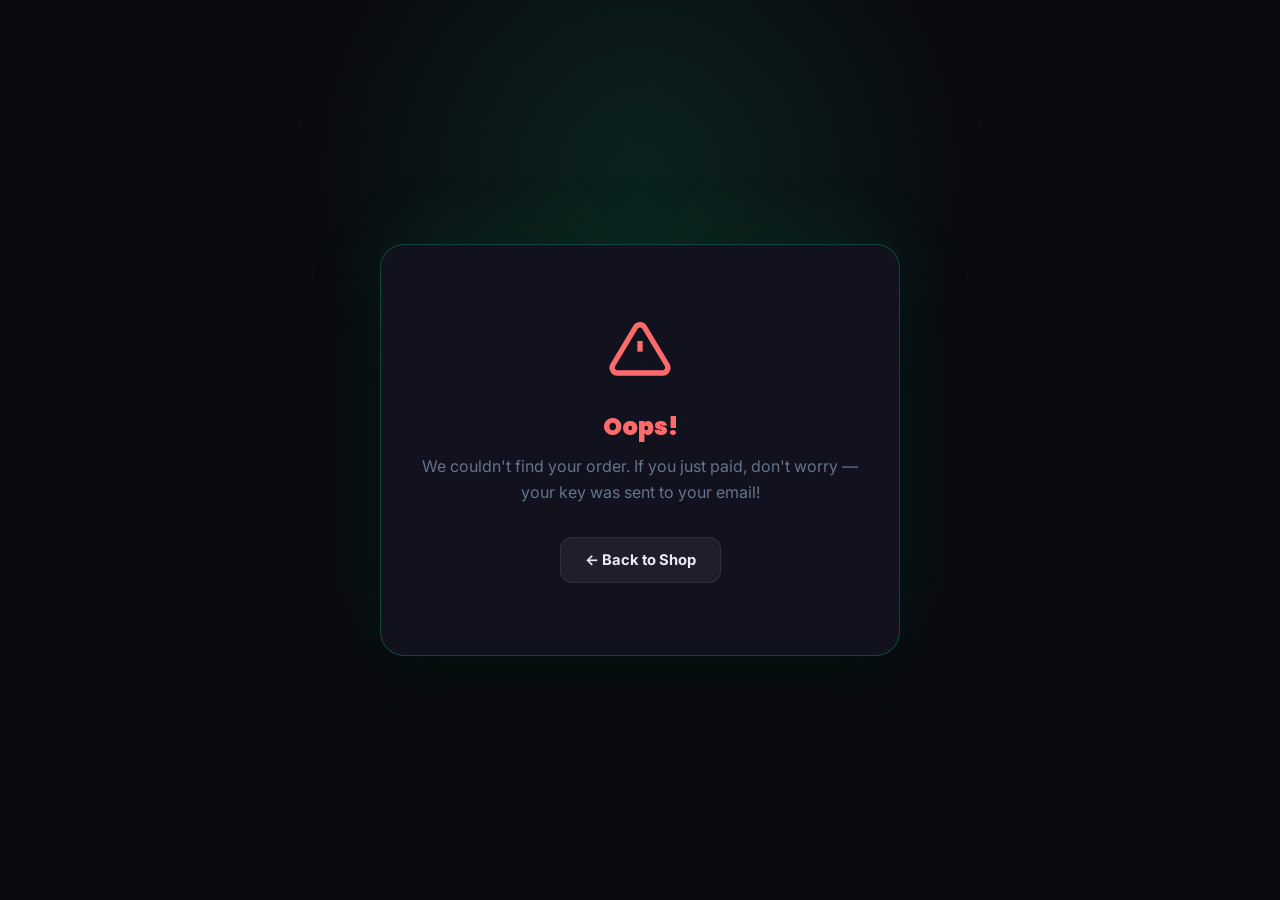
<file: order-success.html>
<!DOCTYPE html>
<html lang="en">
<head>
  <meta charset="UTF-8" />
  <meta name="viewport" content="width=device-width, initial-scale=1.0" />
  <title>Order Successful — ZWCH Shop</title>
  <!-- ===== FAVICONS ===== -->
  <link rel="icon" type="image/x-icon" href="./favicon.ico?v=2" />
  <link rel="icon" type="image/png" sizes="32x32" href="./favicon-32x32.png?v=2" />
  <link rel="icon" type="image/png" sizes="16x16" href="./favicon-16x16.png?v=2" />
  <link rel="apple-touch-icon" sizes="180x180" href="./apple-touch-icon.png?v=2" />
  <link rel="shortcut icon" href="./favicon.ico?v=2" />
  <link rel="preconnect" href="https://fonts.googleapis.com" />
  <link rel="preconnect" href="https://fonts.gstatic.com" crossorigin />
  <link href="https://fonts.googleapis.com/css2?family=Inter:wght@300;400;500;600;700;800;900&family=Poppins:wght@700;800;900&display=swap" rel="stylesheet" />
  <style>
    *, *::before, *::after { box-sizing: border-box; margin: 0; padding: 0; }

    :root {
      --bg:       #0a0a0f;
      --card:     #12121e;
      --accent:   #00d4ff;
      --purple:   #7c3aed;
      --green:    #10d98a;
      --text:     #e8edf5;
      --muted:    #64748b;
      --border:   rgba(255,255,255,0.08);
      --font:     'Inter', system-ui, sans-serif;
      --head:     'Poppins', 'Inter', system-ui, sans-serif;
    }

    body {
      background: var(--bg);
      color: var(--text);
      font-family: var(--font);
      min-height: 100vh;
      display: flex;
      flex-direction: column;
      align-items: center;
      justify-content: center;
      padding: 24px;
      position: relative;
      overflow-x: hidden;
    }

    /* Radial glow background */
    body::before {
      content: '';
      position: fixed;
      top: -20%;
      left: 50%;
      transform: translateX(-50%);
      width: 700px;
      height: 700px;
      background: radial-gradient(ellipse at center, rgba(16,217,138,0.12) 0%, transparent 70%);
      pointer-events: none;
    }

    .card {
      background: var(--card);
      border: 1px solid rgba(16,217,138,0.25);
      border-radius: 24px;
      padding: 48px 40px;
      max-width: 520px;
      width: 100%;
      text-align: center;
      box-shadow: 0 0 80px rgba(16,217,138,0.1), 0 24px 60px rgba(0,0,0,0.6);
      position: relative;
      z-index: 1;
    }

    /* Animated check */
    .success-ring {
      width: 90px;
      height: 90px;
      margin: 0 auto 28px;
      position: relative;
    }

    .success-ring svg {
      width: 100%;
      height: 100%;
      animation: ring-pop 0.5s cubic-bezier(0.34,1.56,0.64,1) both;
    }

    .success-ring .check-path {
      stroke-dasharray: 60;
      stroke-dashoffset: 60;
      animation: draw-check 0.5s 0.3s ease forwards;
    }

    @keyframes ring-pop {
      from { transform: scale(0.5); opacity: 0; }
      to   { transform: scale(1);   opacity: 1; }
    }

    @keyframes draw-check {
      to { stroke-dashoffset: 0; }
    }

    h1 {
      font-family: var(--head);
      font-size: 2rem;
      font-weight: 900;
      background: linear-gradient(135deg, var(--green), var(--accent));
      -webkit-background-clip: text;
      -webkit-text-fill-color: transparent;
      margin-bottom: 10px;
    }

    .sub {
      font-size: 1rem;
      color: var(--muted);
      line-height: 1.6;
      margin-bottom: 32px;
    }

    /* Order details box */
    .details {
      background: rgba(255,255,255,0.03);
      border: 1px solid var(--border);
      border-radius: 14px;
      padding: 20px 24px;
      text-align: left;
      margin-bottom: 24px;
    }

    .detail-row {
      display: flex;
      justify-content: space-between;
      align-items: center;
      padding: 8px 0;
      font-size: 0.9rem;
      border-bottom: 1px solid var(--border);
    }

    .detail-row:last-child { border-bottom: none; }
    .detail-row .label { color: var(--muted); }
    .detail-row .value { font-weight: 600; color: var(--text); }
    .detail-row .value--green { color: var(--green); }

    /* Email badge */
    .email-note {
      background: rgba(16,217,138,0.08);
      border: 1px solid rgba(16,217,138,0.2);
      border-radius: 10px;
      padding: 14px 18px;
      font-size: 0.87rem;
      color: var(--green);
      margin-bottom: 28px;
      line-height: 1.5;
    }

    .email-note strong { display: block; margin-bottom: 4px; font-size: 0.95rem; }

    /* Key box */
    .key-section { margin-bottom: 28px; text-align: left; }
    .key-label {
      font-size: 0.78rem;
      font-weight: 700;
      text-transform: uppercase;
      letter-spacing: 1px;
      color: var(--accent);
      margin-bottom: 8px;
    }

    .key-box {
      background: rgba(0,212,255,0.07);
      border: 1px solid rgba(0,212,255,0.22);
      border-radius: 10px;
      padding: 14px 16px;
      display: flex;
      align-items: center;
      gap: 12px;
    }

    .key-text {
      font-family: 'Courier New', monospace;
      font-size: 0.85rem;
      color: #67e8f9;
      flex: 1;
      overflow: hidden;
      text-overflow: ellipsis;
      white-space: nowrap;
    }

    .btn-copy {
      background: rgba(0,212,255,0.15);
      border: 1px solid rgba(0,212,255,0.3);
      color: var(--accent);
      font-size: 0.8rem;
      font-weight: 700;
      padding: 7px 14px;
      border-radius: 8px;
      cursor: pointer;
      white-space: nowrap;
      transition: background 0.2s;
      flex-shrink: 0;
    }
    .btn-copy:hover { background: rgba(0,212,255,0.28); }
    .btn-copy.copied { color: var(--green); border-color: var(--green); }

    /* Buttons */
    .actions { display: flex; gap: 12px; flex-wrap: wrap; justify-content: center; }

    .btn {
      display: inline-flex;
      align-items: center;
      gap: 8px;
      padding: 13px 24px;
      border-radius: 12px;
      font-size: 0.92rem;
      font-weight: 700;
      text-decoration: none;
      cursor: pointer;
      border: none;
      transition: transform 0.15s, box-shadow 0.15s;
    }
    .btn:hover { transform: translateY(-2px); box-shadow: 0 8px 24px rgba(0,0,0,0.4); }

    .btn-primary {
      background: linear-gradient(135deg, var(--purple), #4f46e5);
      color: #fff;
    }

    .btn-ghost {
      background: rgba(255,255,255,0.06);
      border: 1px solid var(--border);
      color: var(--text);
    }

    /* Loading / error states */
    #loading-state, #error-state { padding: 24px 0; }
    .spinner {
      width: 40px; height: 40px;
      border: 3px solid rgba(255,255,255,0.1);
      border-top-color: var(--accent);
      border-radius: 50%;
      animation: spin 0.8s linear infinite;
      margin: 0 auto 16px;
    }
    @keyframes spin { to { transform: rotate(360deg); } }

    .hidden { display: none !important; }

    /* Confetti particles */
    @media (max-width: 540px) {
      .card { padding: 32px 20px; border-radius: 20px; }
      h1 { font-size: 1.6rem; }
      .actions { flex-direction: column; width: 100%; }
      .btn { width: 100%; justify-content: center; min-height: 48px; }
      .key-box { flex-direction: column; align-items: stretch; gap: 8px; }
      .btn-copy { text-align: center; }
    }

    .confetti {
      position: fixed; inset: 0; pointer-events: none; z-index: 0;
      overflow: hidden;
    }
    .confetti-piece {
      position: absolute;
      width: 8px; height: 14px;
      border-radius: 2px;
      opacity: 0;
      animation: confetti-fall linear forwards;
    }
    @keyframes confetti-fall {
      0%   { transform: translateY(-20px) rotate(0deg);   opacity: 1; }
      100% { transform: translateY(110vh) rotate(720deg); opacity: 0; }
    }

    @media (max-width: 520px) {
      .card { padding: 36px 20px; }
      h1 { font-size: 1.6rem; }
      .actions { flex-direction: column; }
      .btn { justify-content: center; }
    }
  </style>
</head>
<body>

  <!-- Confetti container (JS-injected) -->
  <div class="confetti" id="confetti-container" aria-hidden="true"></div>

  <div class="card">

    <!-- LOADING -->
    <div id="loading-state">
      <div class="spinner"></div>
      <p style="color:var(--muted);">Confirming your order...</p>
    </div>

    <!-- ERROR -->
    <div id="error-state" class="hidden">
      <div style="font-size:48px;margin-bottom:16px;">
        <svg viewBox="0 0 24 24" fill="none" stroke="#ff6b6b" stroke-width="2" width="64" height="64"><path d="M10.29 3.86L1.82 18a2 2 0 0 0 1.71 3h16.94a2 2 0 0 0 1.71-3L13.71 3.86a2 2 0 0 0-3.42 0z"/><line x1="12" y1="9" x2="12" y2="13"/><line x1="12" y1="17" x2="12.01" y2="17"/></svg>
      </div>
      <h1 style="background:none;-webkit-text-fill-color:#ff6b6b;color:#ff6b6b;font-size:1.5rem;">Oops!</h1>
      <p class="sub" id="error-msg">We couldn't find your order. If you just paid, don't worry — your key was sent to your email!</p>
      <div class="actions">
        <a href="/" class="btn btn-ghost">← Back to Shop</a>
      </div>
    </div>

    <!-- SUCCESS -->
    <div id="success-state" class="hidden">
      <div class="success-ring">
        <svg viewBox="0 0 90 90" fill="none">
          <circle cx="45" cy="45" r="40" stroke="rgba(16,217,138,0.25)" stroke-width="4"/>
          <circle cx="45" cy="45" r="40" stroke="#10d98a" stroke-width="4"
                  stroke-dasharray="251" stroke-dashoffset="251"
                  style="animation: draw-check 0.7s 0.2s ease forwards;"/>
          <polyline class="check-path" points="28,46 40,58 63,32"
                    stroke="#10d98a" stroke-width="5" stroke-linecap="round" stroke-linejoin="round"/>
        </svg>
      </div>

      <h1>Payment Successful!</h1>
      <p class="sub">Your order has been processed. Your activation key is ready below.</p>

      <!-- Order details -->
      <div class="details" id="order-details">
        <div class="detail-row">
          <span class="label">Order ID</span>
          <span class="value" id="detail-order-id">#—</span>
        </div>
        <div class="detail-row">
          <span class="label">Product</span>
          <span class="value" id="detail-product"></span>
        </div>
        <div class="detail-row">
          <span class="label">Amount Paid</span>
          <span class="value value--green" id="detail-amount">—</span>
        </div>
      </div>

      <!-- Key or email note -->
      <div id="key-section" class="key-section hidden">
        <div class="key-label">Your Activation Key</div>
        <div class="key-box">
          <span class="key-text" id="key-text"></span>
          <button class="btn-copy" id="btn-copy-key" onclick="copyKey()">Copy</button>
        </div>
      </div>

      <div id="email-note-section" class="email-note hidden">
        <strong>Check your inbox!</strong>
        Your activation key has been sent to <strong id="email-display"></strong>.
        The email contains your key and activation instructions.
      </div>

      <div class="actions">
        <button class="btn-primary btn" onclick="openOrders()">
          View My Orders
        </button>
        <a href="/" class="btn btn-ghost">← Back to Shop</a>
      </div>
    </div>

  </div>

  <script>
    const API = 'https://bot.zwch.store';
    const TOKEN_KEY = 'zwch_auth_token';
    const EMAIL_KEY = 'zwch_auth_email';

    function show(id) {
      ['loading-state','error-state','success-state'].forEach(s => {
        document.getElementById(s).classList.add('hidden');
      });
      document.getElementById(id).classList.remove('hidden');
    }

    async function loadOrder() {
      const params = new URLSearchParams(window.location.search);
      const sessionId = params.get('session_id');

      if (!sessionId) { show('error-state'); return; }

      const token = localStorage.getItem(TOKEN_KEY);
      const headers = token ? { 'Authorization': `Bearer ${token}` } : {};

      try {
        const res = await fetch(`${API}/api/shop/order?session_id=${encodeURIComponent(sessionId)}`, { headers });
        const json = await res.json();

        if (!res.ok || !json.data) {
          show('error-state');
          return;
        }

        const order = json.data;
        document.getElementById('detail-order-id').textContent = `#${order.order_id}`;
        document.getElementById('detail-product').textContent = order.product_name || '—';
        document.getElementById('detail-amount').textContent =
          `€${(order.amount_cents / 100).toFixed(2)} ${(order.currency || 'EUR').toUpperCase()}`;

        if (order.link_content) {
          document.getElementById('key-text').textContent = order.link_content;
          document.getElementById('key-section').classList.remove('hidden');
        } else {
          // Key not exposed (user not authenticated) — show email note
          const email = order.buyer_email || localStorage.getItem(EMAIL_KEY);
          if (email) {
            document.getElementById('email-display').textContent = email;
            document.getElementById('email-note-section').classList.remove('hidden');
          } else {
            document.getElementById('email-note-section').classList.remove('hidden');
            document.getElementById('email-display').textContent = 'your email address';
          }
        }

        show('success-state');
        spawnConfetti();
      } catch {
        show('error-state');
      }
    }

    function copyKey() {
      const text = document.getElementById('key-text').textContent;
      navigator.clipboard.writeText(text).then(() => {
        const btn = document.getElementById('btn-copy-key');
        btn.textContent = 'Copied!';
        btn.classList.add('copied');
        setTimeout(() => { btn.textContent = 'Copy'; btn.classList.remove('copied'); }, 2500);
      });
    }

    function openOrders() {
      window.location.href = '/#shop';
      // Trigger orders modal after navigation (small delay)
      sessionStorage.setItem('zwch_open_orders', '1');
    }

    function spawnConfetti() {
      const container = document.getElementById('confetti-container');
      const colors = ['#10d98a','#00d4ff','#7c3aed','#fbbf24','#f472b6','#ffffff'];
      for (let i = 0; i < 60; i++) {
        const piece = document.createElement('div');
        piece.className = 'confetti-piece';
        piece.style.cssText = `
          left: ${Math.random() * 100}%;
          background: ${colors[Math.floor(Math.random() * colors.length)]};
          animation-duration: ${1.5 + Math.random() * 2}s;
          animation-delay: ${Math.random() * 0.8}s;
          transform: rotate(${Math.random() * 360}deg);
        `;
        container.appendChild(piece);
      }
      setTimeout(() => container.innerHTML = '', 5000);
    }

    // Handle open-orders-after-redirect trigger
    if (sessionStorage.getItem('zwch_open_orders')) {
      sessionStorage.removeItem('zwch_open_orders');
    }

    loadOrder();
  </script>
</body>
</html>
</file>
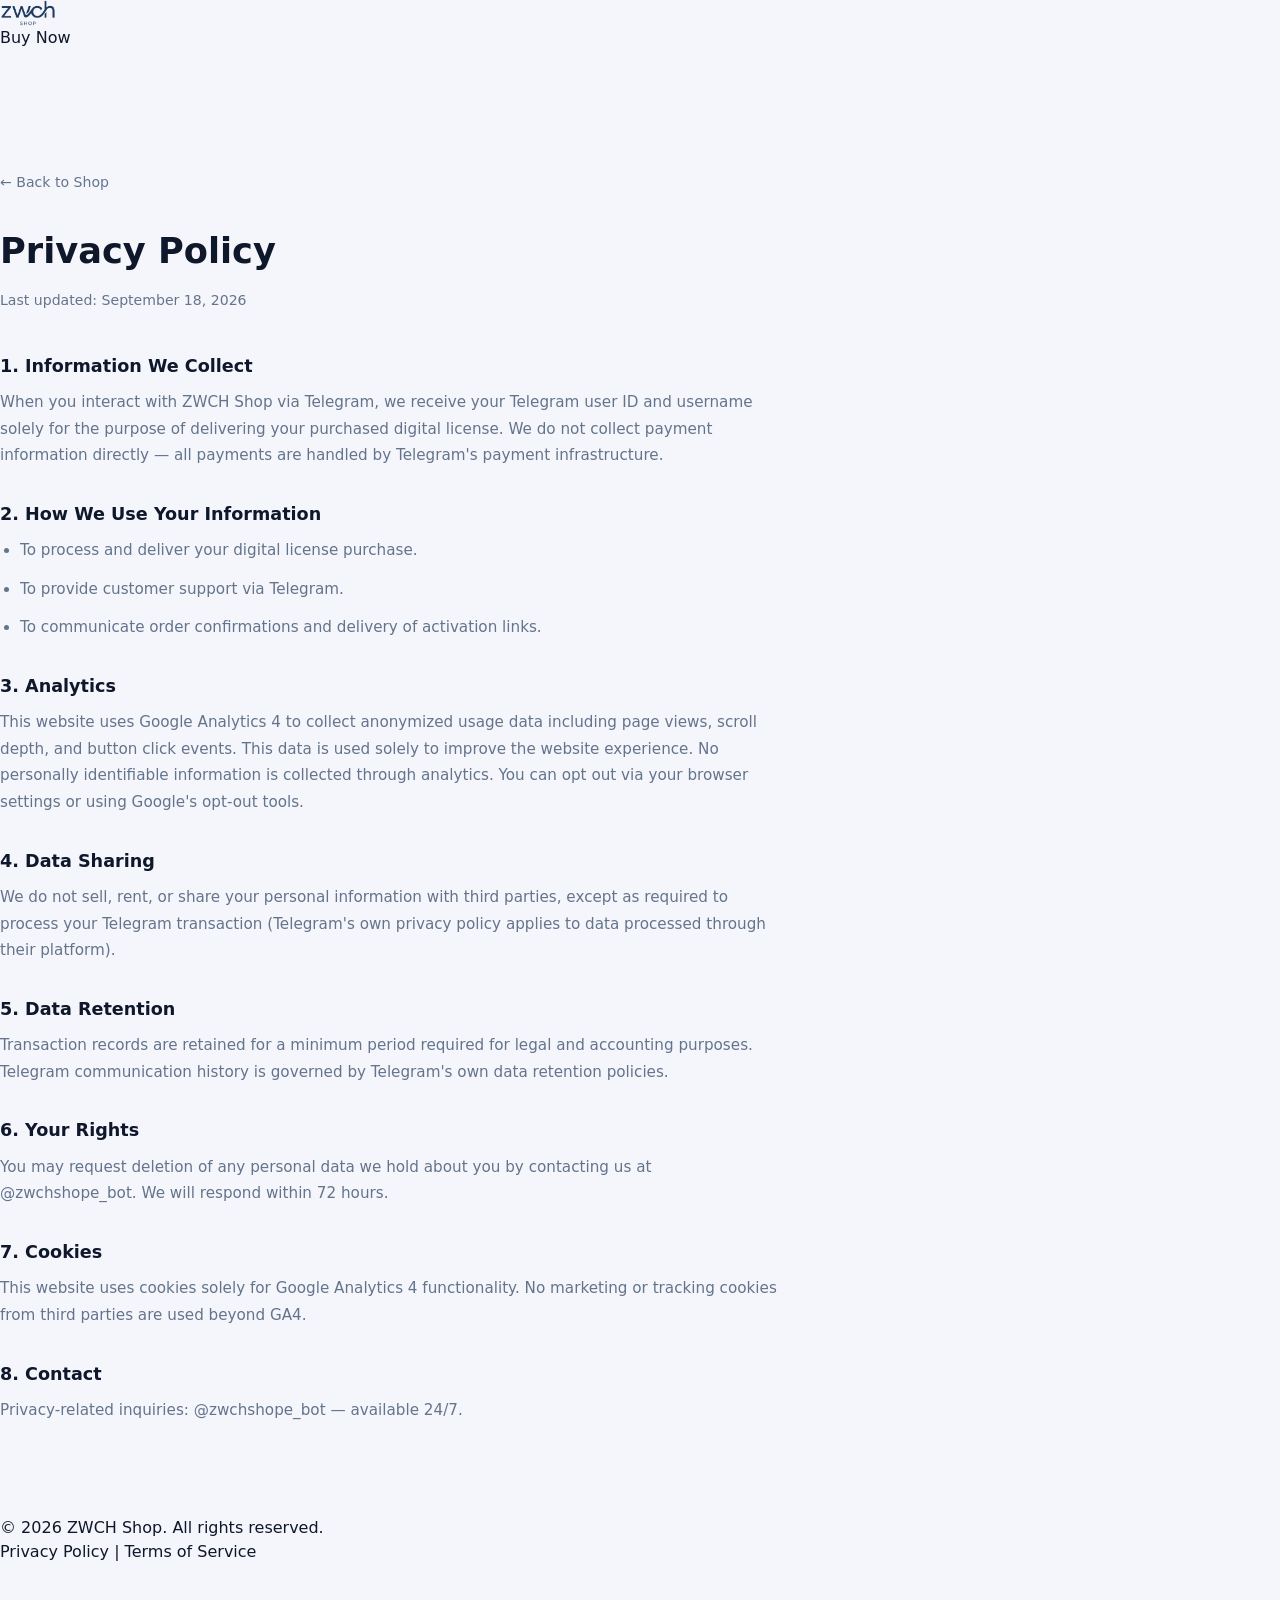
<file: privacy.html>
<!DOCTYPE html>
<html lang="en">
<head>
  <meta charset="UTF-8" />
  <meta name="viewport" content="width=device-width, initial-scale=1.0" />
  <title>Privacy Policy | ZWCH Shop</title>
  <meta name="description" content="Privacy Policy and customer data handling at ZWCH Shop." />
  <meta name="robots" content="index, follow" />
  <!-- ===== FAVICONS ===== -->
  <link rel="icon" type="image/x-icon" href="./favicon.ico?v=2" />
  <link rel="icon" type="image/png" sizes="32x32" href="./favicon-32x32.png?v=2" />
  <link rel="icon" type="image/png" sizes="16x16" href="./favicon-16x16.png?v=2" />
  <link rel="apple-touch-icon" sizes="180x180" href="./apple-touch-icon.png?v=2" />
  <link rel="shortcut icon" href="./favicon.ico?v=2" />
  <link rel="preconnect" href="https://fonts.googleapis.com" />
  <link href="https://fonts.googleapis.com/css2?family=Inter:wght@400;600;700&family=Poppins:wght@700;800&display=swap" rel="stylesheet" />
  <link rel="stylesheet" href="./style.css" />
  <style>
    .legal-page { padding: 120px 0 80px; min-height: 100vh; }
    .legal-page h1 { font-family: var(--font-head); font-size: 2.2rem; font-weight: 900; margin-bottom: 10px; }
    .legal-page .meta { color: var(--text-muted); font-size: 0.88rem; margin-bottom: 40px; }
    .legal-page h2 { font-size: 1.1rem; font-weight: 700; margin: 32px 0 10px; color: var(--accent); }
    .legal-page p, .legal-page li { font-size: 0.95rem; color: var(--text-muted); line-height: 1.75; margin-bottom: 12px; }
    .legal-page ul { margin-left: 20px; margin-bottom: 16px; }
    .back-link { display: inline-flex; align-items: center; gap: 8px; color: var(--text-muted); font-size: 0.88rem; margin-bottom: 32px; }
    .back-link:hover { color: var(--accent); opacity: 1; }
  </style>
</head>
<body>
  <nav class="navbar scrolled" id="navbar">
    <div class="nav-inner container">
      <a href="./index.html" class="nav-logo" aria-label="ZWCH Shop">
        <img src="./logo_nav.png" alt="ZWCH Shop" style="height:26px; width:auto; vertical-align:middle;" />
      </a>
      <a href="https://t.me/zwchshope_bot" class="btn btn-nav" target="_blank" rel="noopener">Buy Now</a>
    </div>
  </nav>

  <main class="legal-page">
    <div class="container" style="max-width: 780px;">
      <a href="./index.html" class="back-link">&#8592; Back to Shop</a>
      <h1>Privacy Policy</h1>
      <p class="meta">Last updated: September 18, 2026</p>

      <h2>1. Information We Collect</h2>
      <p>When you interact with ZWCH Shop via Telegram, we receive your Telegram user ID and username solely for the purpose of delivering your purchased digital license. We do not collect payment information directly — all payments are handled by Telegram's payment infrastructure.</p>

      <h2>2. How We Use Your Information</h2>
      <ul>
        <li>To process and deliver your digital license purchase.</li>
        <li>To provide customer support via Telegram.</li>
        <li>To communicate order confirmations and delivery of activation links.</li>
      </ul>

      <h2>3. Analytics</h2>
      <p>This website uses Google Analytics 4 to collect anonymized usage data including page views, scroll depth, and button click events. This data is used solely to improve the website experience. No personally identifiable information is collected through analytics. You can opt out via your browser settings or using Google's opt-out tools.</p>

      <h2>4. Data Sharing</h2>
      <p>We do not sell, rent, or share your personal information with third parties, except as required to process your Telegram transaction (Telegram's own privacy policy applies to data processed through their platform).</p>

      <h2>5. Data Retention</h2>
      <p>Transaction records are retained for a minimum period required for legal and accounting purposes. Telegram communication history is governed by Telegram's own data retention policies.</p>

      <h2>6. Your Rights</h2>
      <p>You may request deletion of any personal data we hold about you by contacting us at <a href="https://t.me/zwchshope_bot" target="_blank">@zwchshope_bot</a>. We will respond within 72 hours.</p>

      <h2>7. Cookies</h2>
      <p>This website uses cookies solely for Google Analytics 4 functionality. No marketing or tracking cookies from third parties are used beyond GA4.</p>

      <h2>8. Contact</h2>
      <p>Privacy-related inquiries: <a href="https://t.me/zwchshope_bot" target="_blank">@zwchshope_bot</a> — available 24/7.</p>
    </div>
  </main>

  <footer class="footer">
    <div class="container">
      <div class="footer-bottom">
        <p>&copy; 2026 ZWCH Shop. All rights reserved.</p>
        <p><a href="./privacy.html">Privacy Policy</a> | <a href="./terms.html">Terms of Service</a></p>
      </div>
    </div>
  </footer>
</body>
</html>
</file>
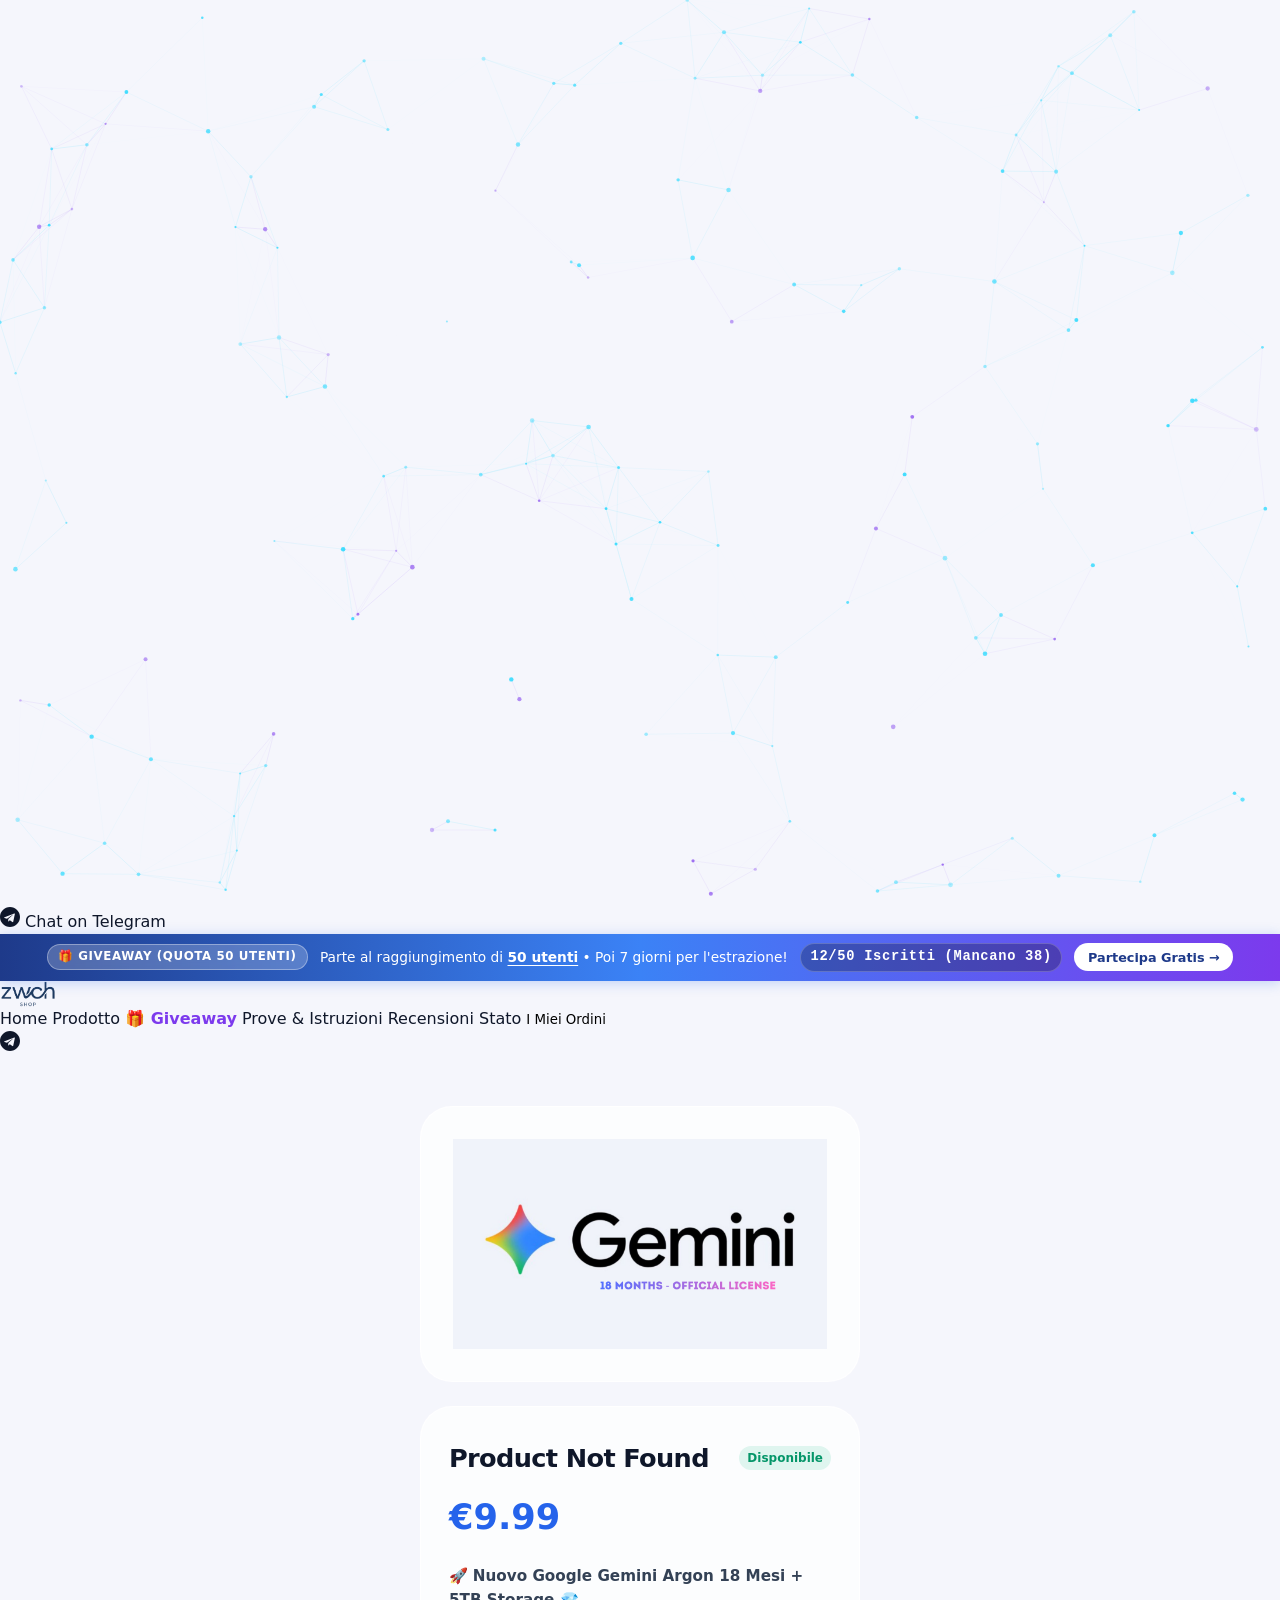
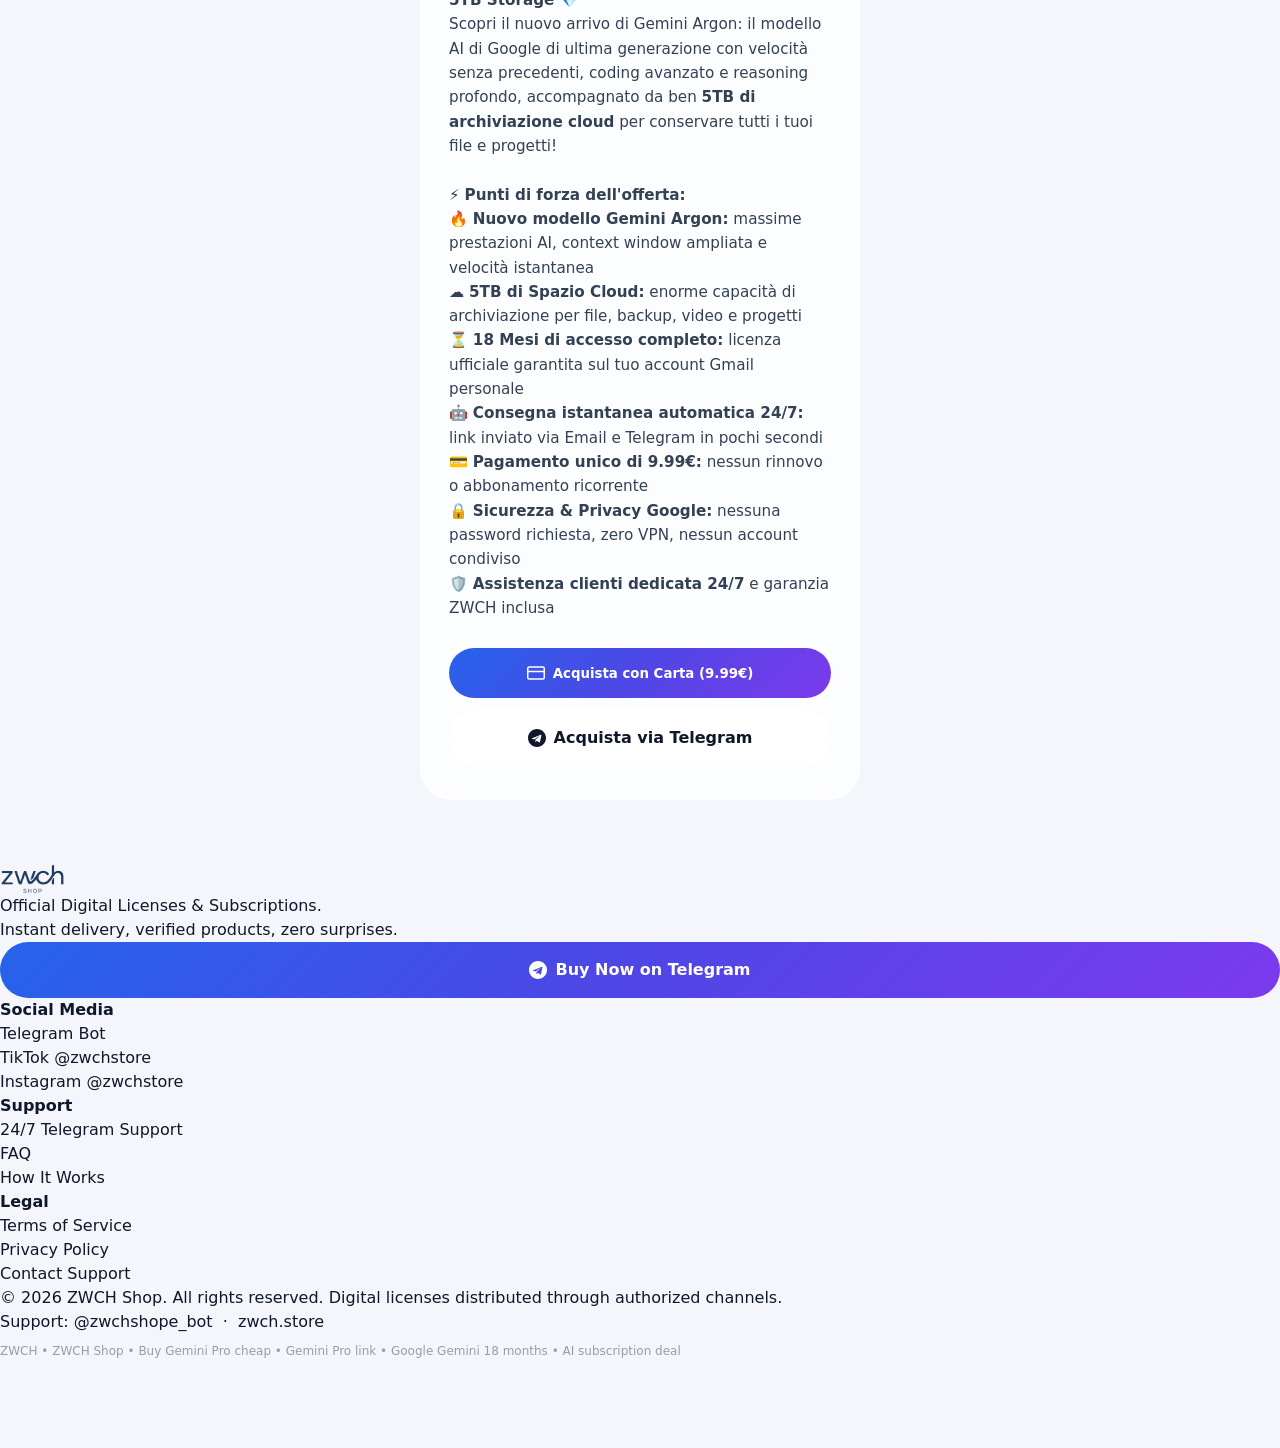
<file: product.html>
<!DOCTYPE html>
<html lang="en">
<head>
  <meta charset="UTF-8" />
  <meta name="viewport" content="width=device-width, initial-scale=1.0" />

  <!-- ===== PRIMARY SEO ===== -->
  <title>ZWCH Shop — Google Gemini Argon 18 Mesi + 5TB Cloud a 9.99€ | Licenza Ufficiale</title>
  <meta name="description" content="Acquista la licenza ufficiale per il nuovo Google Gemini Argon 18 Mesi con 5TB di archiviazione cloud inclusi a soli 9.99€. Consegna immediata via Telegram ed Email. Nessun abbonamento." />
  <meta name="keywords" content="ZWCH, ZWCH Shop, zwch.store, Gemini Argon, Google Gemini Argon, Gemini Argon 5TB, 5TB cloud storage, licenza Gemini Argon, Google Gemini 18 mesi, offerta Gemini 9.99, Gemini Telegram bot" />
  <meta name="author" content="ZWCH Shop" />
  <meta name="robots" content="index, follow, max-snippet:-1, max-image-preview:large, max-video-preview:-1" />
  <meta name="googlebot" content="index, follow, max-snippet:-1, max-image-preview:large, max-video-preview:-1" />
  <meta name="bingbot" content="index, follow" />
  <link rel="canonical" href="https://www.zwch.store/product.html" />

  <!-- ===== FAVICONS ===== -->
  <link rel="icon" type="image/x-icon" href="./favicon.ico?v=2" />
  <link rel="icon" type="image/png" sizes="32x32" href="./favicon-32x32.png?v=2" />
  <link rel="icon" type="image/png" sizes="16x16" href="./favicon-16x16.png?v=2" />
  <link rel="apple-touch-icon" sizes="180x180" href="./apple-touch-icon.png?v=2" />
  <link rel="shortcut icon" href="./favicon.ico?v=2" />

  <!-- ===== OPEN GRAPH ===== -->
  <meta property="og:type" content="product" />
  <meta property="og:site_name" content="ZWCH Shop" />
  <meta property="og:title" content="ZWCH Shop — Nuovo Google Gemini Argon 18 Mesi + 5TB Cloud a 9.99€" />
  <meta property="og:description" content="Scopri il nuovo arrivo di Gemini Argon con 5TB di archiviazione cloud inclusi per 18 mesi a soli 9.99€. Consegna istantanea, attivazione su Gmail personale, nessun rinnovo automatico." />
  <meta property="og:url" content="https://www.zwch.store/product.html" />
  <meta property="og:image" content="https://www.zwch.store/og-image.png?v=3" />
  <meta property="og:image:width" content="1200" />
  <meta property="og:image:height" content="630" />
  <meta property="og:locale" content="it_IT" />

  <!-- ===== TWITTER CARD ===== -->
  <meta name="twitter:card" content="summary_large_image" />
  <meta name="twitter:site" content="@zwchshop" />
  <meta name="twitter:title" content="ZWCH Shop — Nuovo Google Gemini Argon 18 Mesi + 5TB Cloud" />
  <meta name="twitter:description" content="Licenza ufficiale Gemini Argon + 5TB di spazio cloud per 18 mesi a soli 9.99€. Consegna immediata via Telegram ed Email." />
  <meta name="twitter:image" content="https://www.zwch.store/og-image.png?v=3" />

  <!-- ===== SCHEMA: WebSite (enables Google Sitelinks Search) ===== -->
  <script type="application/ld+json">
  {
    "@context": "https://schema.org",
    "@type": "WebSite",
    "name": "ZWCH Shop",
    "alternateName": ["ZWCH", "zwch.store", "ZWCH Store"],
    "url": "https://www.zwch.store/",
    "description": "ZWCH Shop is the leading reseller of cheap Google Gemini Pro licenses. Buy a Gemini Pro access link for 18 months at just €10 via Telegram.",
    "potentialAction": {
      "@type": "SearchAction",
      "target": "https://www.zwch.store/?q={search_term_string}",
      "query-input": "required name=search_term_string"
    }
  }
  </script>

  <!-- ===== SCHEMA: Organization ===== -->
  <script type="application/ld+json">
  {
    "@context": "https://schema.org",
    "@type": "Organization",
    "name": "ZWCH Shop",
    "alternateName": "ZWCH",
    "url": "https://www.zwch.store/",
    "logo": "https://www.zwch.store/favicon.png",
    "description": "ZWCH Shop sells discounted Google Gemini Pro access licenses. Buy Gemini Pro for 18 months at €9.99 with instant Telegram and email delivery.",
    "sameAs": ["https://t.me/zwchshope_bot"],
    "contactPoint": {
      "@type": "ContactPoint",
      "contactType": "customer support",
      "url": "https://t.me/zwchshope_bot",
      "availableLanguage": ["English", "Italian"]
    }
  }
  </script>

  <!-- ===== SCHEMA: Product ===== -->
  <script type="application/ld+json">
  {
    "@context": "https://schema.org",
    "@type": "Product",
    "name": "Google Gemini Argon 18 Mesi + 5TB Cloud — Licenza Ufficiale",
    "alternateName": ["Gemini Argon 5TB", "Google Gemini Argon Economico", "Licenza Gemini Argon 18 Mesi"],
    "description": "Acquista la licenza ufficiale Google Gemini Argon per 18 mesi con 5TB di archiviazione cloud inclusi a soli 9.99€. Nuovo modello Gemini Argon per coding e produttività, 5TB Google Cloud Storage, nessun abbonamento, attivazione diretta su Gmail. Consegna immediata via Telegram ed Email.",
    "brand": { "@type": "Brand", "name": "Google" },
    "seller": { "@type": "Organization", "name": "ZWCH Shop" },
    "image": "https://www.zwch.store/18_Months.png",
    "sku": "GEMINI-ARGON-5TB-18M",
    "mpn": "ZWCH-ARGON-5TB",
    "offers": {
      "@type": "Offer",
      "priceCurrency": "EUR",
      "price": "9.99",
      "priceValidUntil": "2027-12-31",
      "validFrom": "2024-01-01T00:00:00Z",
      "availability": "https://schema.org/InStock",
      "itemCondition": "https://schema.org/NewCondition",
      "url": "https://www.zwch.store/product.html",
      "seller": { "@type": "Organization", "name": "ZWCH Shop" },
      "hasMerchantReturnPolicy": {
        "@type": "MerchantReturnPolicy",
        "returnPolicyCategory": "https://schema.org/MerchantReturnNotPermitted",
        "merchantReturnDays": "0",
        "returnMethod": "https://schema.org/ReturnInStore",
        "returnFees": "https://schema.org/ReturnFeesCustomerResponsibility"
      },
      "shippingDetails": {
        "@type": "OfferShippingDetails",
        "shippingRate": {
          "@type": "MonetaryAmount",
          "value": "0",
          "currency": "EUR"
        },
        "shippingDestination": {
          "@type": "DefinedRegion",
          "addressCountry": "IT"
        },
        "deliveryTime": {
          "@type": "ShippingDeliveryTime",
          "handlingTime": {
            "@type": "QuantitativeValue",
            "minValue": 0,
            "maxValue": 0,
            "unitCode": "d"
          },
          "transitTime": {
            "@type": "QuantitativeValue",
            "minValue": 0,
            "maxValue": 0,
            "unitCode": "d"
          }
        }
      }
    },
    "aggregateRating": {
      "@type": "AggregateRating",
      "ratingValue": "4.9",
      "reviewCount": "87",
      "bestRating": "5"
    }
  }
  </script>

  <!-- ===== SCHEMA: FAQ ===== -->
  <script type="application/ld+json">
  {
    "@context": "https://schema.org",
    "@type": "FAQPage",
    "mainEntity": [
      {
        "@type": "Question",
        "name": "Cosa include la licenza Google Gemini Argon 18 Mesi venduta da ZWCH Shop?",
        "acceptedAnswer": {
          "@type": "Answer",
          "text": "La licenza include l'accesso completo al nuovissimo modello Google Gemini Argon per 18 mesi e 5TB di spazio di archiviazione cloud su Google, attivabile direttamente sul tuo account personale a soli 9.99€ una tantum."
        }
      },
      {
        "@type": "Question",
        "name": "I 5TB di archiviazione cloud sono inclusi per l'intera durata?",
        "acceptedAnswer": {
          "@type": "Answer",
          "text": "Sì, i 5TB di spazio di archiviazione cloud sono inclusi per tutti i 18 mesi della licenza, ideali per salvare documenti, codice, dataset, video e backup pesanti."
        }
      },
      {
        "@type": "Question",
        "name": "Quali sono i vantaggi del nuovo Gemini Argon?",
        "acceptedAnswer": {
          "@type": "Answer",
          "text": "Gemini Argon rappresenta l'ultima generazione di intelligenza artificiale Google con reasoning profondo, benchmark eccezionali nella generazione di codice e context window enormemente ampliata per analizzare file complessi."
        }
      },
      {
        "@type": "Question",
        "name": "La licenza Gemini Argon da ZWCH Shop è autentica?",
        "acceptedAnswer": {
          "@type": "Answer",
          "text": "Sì, tutte le licenze fornite da ZWCH Shop sono collegamenti di attivazione ufficiali distribuiti tramite canali autorizzati e si collegano direttamente al tuo account Google Gmail personale in sicurezza totale."
        }
      },
      {
        "@type": "Question",
        "name": "In quanto tempo ricevo il link per Gemini Argon?",
        "acceptedAnswer": {
          "@type": "Answer",
          "text": "La consegna è immediata e automatica 24/7. Riceverai il link di attivazione ufficiale e le istruzioni dettagliate subito dopo il pagamento via Email e Telegram."
        }
      }
    ]
  }
  </script>

  <!-- ===== SCHEMA: BreadcrumbList ===== -->
  <script type="application/ld+json">
  {
    "@context": "https://schema.org",
    "@type": "BreadcrumbList",
    "itemListElement": [
      {
        "@type": "ListItem",
        "position": 1,
        "name": "ZWCH Shop",
        "item": "https://www.zwch.store/"
      },
      {
        "@type": "ListItem",
        "position": 2,
        "name": "Google Gemini Argon 18 Mesi + 5TB Cloud — 9.99€",
        "item": "https://www.zwch.store/product.html"
      }
    ]
  }
  </script>

  <!-- ===== GOOGLE FONTS ===== -->
  <link rel="preconnect" href="https://fonts.googleapis.com" />
  <link rel="preconnect" href="https://fonts.gstatic.com" crossorigin />
  <link href="https://fonts.googleapis.com/css2?family=Inter:wght@300;400;500;600;700;800;900&family=Poppins:wght@400;600;700;800;900&display=swap" rel="stylesheet" />

  <!-- ===== GOOGLE ANALYTICS 4 ===== -->
  <script async src="https://www.googletagmanager.com/gtag/js?id=G-XXXXXXXXXX"></script>
  <script>
    window.dataLayer = window.dataLayer || [];
    function gtag(){ dataLayer.push(arguments); }
    gtag('js', new Date());
    gtag('config', 'G-XXXXXXXXXX', { send_page_view: true });

    let scrollDepths = [25, 50, 75, 90];
    let fired = {};
    window.addEventListener('scroll', () => {
      const pct = Math.round((window.scrollY / (document.body.scrollHeight - window.innerHeight)) * 100);
      scrollDepths.forEach(d => {
        if (pct >= d && !fired[d]) {
          fired[d] = true;
          gtag('event', 'scroll_depth', { depth_percentage: d });
        }
      });
    });
  </script>

  <link rel="stylesheet" href="./style.css" />
</head>
<body>

  <!-- GLOBAL PARTICLES CANVAS (fixed, behind everything) -->
  <canvas id="particles-canvas" aria-hidden="true"></canvas>

  <!-- FLOATING STICKY CTA (mobile) -->
  <a href="https://t.me/zwchshope_bot" id="sticky-cta" class="sticky-cta" target="_blank" rel="noopener" onclick="trackBotClick('sticky_cta')">
    <svg viewBox="0 0 24 24" fill="currentColor" width="20" height="20"><path d="M12 0C5.373 0 0 5.373 0 12s5.373 12 12 12 12-5.373 12-12S18.627 0 12 0zm5.894 8.221l-1.97 9.28c-.145.658-.537.818-1.084.508l-3-2.21-1.447 1.394c-.16.16-.295.295-.605.295l.213-3.053 5.56-5.023c.242-.213-.054-.333-.373-.12L8.34 14.082l-2.95-.924c-.642-.204-.656-.642.136-.953l11.57-4.461c.536-.194 1.006.131.798.477z"/></svg>
    Chat on Telegram
  </a>

  <!-- TOP ANNOUNCEMENT BAR (Giveaway Promo) -->
  <aside class="announcement-bar" role="region" aria-label="Giveaway in corso">
    <div class="announcement-content">
      <span class="announcement-tag">🎁 GIVEAWAY (QUOTA 50 UTENTI)</span>
      <span class="announcement-text" id="gw-top-text">Parte al raggiungimento di <strong>50 utenti</strong> &bull; Poi 7 giorni per l'estrazione!</span>
      <div class="announcement-timer" id="gw-top-timer" aria-label="Stato giveaway">
        <strong>12/50</strong> Iscritti (Mancano 38)
      </div>
      <a href="https://t.me/zwchshope_bot?start=giveaway" target="_blank" rel="noopener" class="announcement-btn" onclick="trackBotClick('announcement_bar_product')">
        Partecipa Gratis &rarr;
      </a>
    </div>
  </aside>

  <!-- NAVBAR -->
  <nav class="navbar" id="navbar">
    <div class="nav-inner">
      <a href="/" class="nav-logo" aria-label="ZWCH Shop">
        <img src="./logo_nav.png" alt="ZWCH Shop" style="height:26px; width:auto; vertical-align:middle;" />
      </a>
      <div class="nav-links">
        <a href="/" class="nav-link">Home</a>
        <a href="/#prodotto" class="nav-link active">Prodotto</a>
        <a href="/#giveaway" class="nav-link" style="color:#7c3aed; font-weight:700;">🎁 Giveaway</a>
        <a href="/#prove-istruzioni" class="nav-link">Prove &amp; Istruzioni</a>
        <a href="/#recensioni" class="nav-link">Recensioni</a>
        <a href="/status.html" class="nav-link">Stato</a>
        <button class="nav-link nav-orders-btn" onclick="ZWCHAuth.openOrdersFlow()">I Miei Ordini</button>
      </div>
      <a href="https://t.me/zwchshope_bot" class="nav-action" target="_blank" rel="noopener" onclick="trackBotClick('navbar')">
        <svg viewBox="0 0 24 24" fill="currentColor" width="20" height="20"><path d="M12 0C5.373 0 0 5.373 0 12s5.373 12 12 12 12-5.373 12-12S18.627 0 12 0zm5.894 8.221l-1.97 9.28c-.145.658-.537.818-1.084.508l-3-2.21-1.447 1.394c-.16.16-.295.295-.605.295l.213-3.053 5.56-5.023c.242-.213-.054-.333-.373-.12L8.34 14.082l-2.95-.924c-.642-.204-.656-.642.136-.953l11.57-4.461c.536-.194 1.006.131.798.477z"/></svg>
      </a>
    </div>
  </nav>

  <!-- PRODUCT PAGE CONTENT -->
  <main class="product-page-container">
    <div class="product-split">
      <!-- Left: Image -->
      <div class="product-image-side">
        <img src="./18_Months.png" alt="Gemini PRO 18 Months" id="product-page-img" onerror="this.onerror=null; this.src='./hero_bg.png';" />
      </div>
      
      <!-- Right: Details -->
      <div class="product-details-side">
        <div class="product-header-row">
          <h1 id="product-page-title">Google Gemini Argon 18 Mesi + 5TB Cloud — Licenza Ufficiale</h1>
          <span id="product-page-badge" class="card-clarity-badge product-card__stock--available">Disponibile</span>
        </div>
        
        <div class="product-price" id="product-page-price">€9.99</div>
        
        <div class="product-description" id="product-page-desc">
          <p>🚀 <strong>Nuovo Google Gemini Argon 18 Mesi + 5TB Storage 💎</strong></p>
          <p>Scopri il nuovo arrivo di Gemini Argon: il modello AI di Google di ultima generazione con velocità senza precedenti, coding avanzato e reasoning profondo, accompagnato da ben <strong>5TB di archiviazione cloud</strong> per conservare tutti i tuoi file e progetti!</p>
          <br/>
          <p>⚡ <strong>Punti di forza dell'offerta:</strong></p>
          <p>🔥 <strong>Nuovo modello Gemini Argon:</strong> massime prestazioni AI, context window ampliata e velocità istantanea</p>
          <p>☁️ <strong>5TB di Spazio Cloud:</strong> enorme capacità di archiviazione per file, backup, video e progetti</p>
          <p>⏳ <strong>18 Mesi di accesso completo:</strong> licenza ufficiale garantita sul tuo account Gmail personale</p>
          <p>🤖 <strong>Consegna istantanea automatica 24/7:</strong> link inviato via Email e Telegram in pochi secondi</p>
          <p>💳 <strong>Pagamento unico di 9.99€:</strong> nessun rinnovo o abbonamento ricorrente</p>
          <p>🔒 <strong>Sicurezza &amp; Privacy Google:</strong> nessuna password richiesta, zero VPN, nessun account condiviso</p>
          <p>🛡️ <strong>Assistenza clienti dedicata 24/7</strong> e garanzia ZWCH inclusa</p>
        </div>
        
        <div class="product-actions">
          <button class="btn btn-primary" id="btn-buy-product" onclick="openProductModal()">
            <svg viewBox="0 0 24 24" fill="none" stroke="currentColor" stroke-width="2" width="18" height="18"><rect x="1" y="4" width="22" height="16" rx="2" ry="2"/><line x1="1" y1="10" x2="23" y2="10"/></svg>
            Acquista con Carta (9.99€)
          </button>
          <a href="https://t.me/zwchshope_bot" class="btn btn-ghost" target="_blank">
            <svg viewBox="0 0 24 24" fill="currentColor" width="18" height="18"><path d="M12 0C5.373 0 0 5.373 0 12s5.373 12 12 12 12-5.373 12-12S18.627 0 12 0zm5.894 8.221l-1.97 9.28c-.145.658-.537.818-1.084.508l-3-2.21-1.447 1.394c-.16.16-.295.295-.605.295l.213-3.053 5.56-5.023c.242-.213-.054-.333-.373-.12L8.34 14.082l-2.95-.924c-.642-.204-.656-.642.136-.953l11.57-4.461c.536-.194 1.006.131.798.477z"/></svg>
            Acquista via Telegram
          </a>
        </div>
      </div>
    </div>
  </main>
  
  <script>
    // Setup for product.html logic
    let currentPageProductId = 1;
    
    document.addEventListener('DOMContentLoaded', async () => {
      const params = new URLSearchParams(window.location.search);
      const rawId = params.get('id');
      const id = rawId ? parseInt(rawId) : 1;
      currentPageProductId = id;
      
      try {
        const res = await fetch('https://bot.zwch.store/api/shop/products');
        const json = await res.json();
        const product = json.data.find(p => p.id === currentPageProductId);
        
        if(!product) throw new Error("Not found");
        
        const stock = product.stock_count || 0;
        const price = `€${(product.price_cents / 100).toFixed(2)}`;
        const isOut = stock === 0;
        const isLow = !isOut && stock <= 3;
        
        document.getElementById('product-page-title').textContent = product.name;
        document.getElementById('product-page-price').textContent = price;
        const productImg = document.getElementById('product-page-img');
        if (productImg) {
          productImg.src = './18_Months.png';
          productImg.alt = product.name;
        }
        
        // Preserve line breaks for description, allow emojis (as per prompt)
        let descHtml = (product.description || "").replace(/\n/g, '<br/>');
        // Instructions too
        if(product.instructions) {
           descHtml += "<br/><br/><strong>Istruzioni di attivazione:</strong><br/>" + product.instructions.replace(/\n/g, '<br/>');
        }
        document.getElementById('product-page-desc').innerHTML = descHtml;
        
        const badge = document.getElementById('product-page-badge');
        if(isOut) {
          badge.textContent = "Sold Out";
          badge.className = "card-clarity-badge product-card__stock--out";
          document.getElementById('btn-buy-product').disabled = true;
          document.getElementById('btn-buy-product').textContent = "Sold Out";
        } else if(isLow) {
          badge.textContent = `Only ${stock} left`;
          badge.className = "card-clarity-badge product-card__stock--low";
        } else {
          badge.textContent = `${stock} in stock`;
          badge.className = "card-clarity-badge product-card__stock--available";
        }
        
      } catch (err) {
        document.getElementById('product-page-title').textContent = "Product Not Found";
      }
    });
    
    function openProductModal() {
       if(currentPageProductId && typeof ZWCHShop !== 'undefined') {
           ZWCHShop.openBuyModal(currentPageProductId);
       }
    }
  </script>

<footer class="footer" id="footer">
    <div class="container">
      <div class="footer-top">
        <div class="footer-brand">
          <a href="#" class="nav-logo" aria-label="ZWCH Shop">
            <img src="./logo_nav.png" alt="ZWCH Shop" style="height:30px; width:auto; vertical-align:middle;" />
          </a>
          <p>Official Digital Licenses &amp; Subscriptions.<br/>Instant delivery, verified products, zero surprises.</p>
          <a href="https://t.me/zwchshope_bot" class="btn btn-primary" target="_blank" rel="noopener" onclick="trackBotClick('footer')">
            <svg viewBox="0 0 24 24" fill="currentColor" width="18" height="18"><path d="M12 0C5.373 0 0 5.373 0 12s5.373 12 12 12 12-5.373 12-12S18.627 0 12 0zm5.894 8.221l-1.97 9.28c-.145.658-.537.818-1.084.508l-3-2.21-1.447 1.394c-.16.16-.295.295-.605.295l.213-3.053 5.56-5.023c.242-.213-.054-.333-.373-.12L8.34 14.082l-2.95-.924c-.642-.204-.656-.642.136-.953l11.57-4.461c.536-.194 1.006.131.798.477z"/></svg>
            Buy Now on Telegram
          </a>
        </div>

        <div class="footer-links">
          <h4>Social Media</h4>
          <ul>
            <li><a href="https://t.me/zwchshope_bot?start=giveaway" target="_blank" rel="noopener">Telegram Bot</a></li>
            <li><a href="https://www.tiktok.com/@zwchstore" target="_blank" rel="noopener">TikTok @zwchstore</a></li>
            <li><a href="https://www.instagram.com/zwchstore" target="_blank" rel="noopener">Instagram @zwchstore</a></li>
          </ul>
        </div>

        <div class="footer-links">
          <h4>Support</h4>
          <ul>
            <li><a href="https://t.me/zwchshope_bot" target="_blank" rel="noopener">24/7 Telegram Support</a></li>
            <li><a href="#faq">FAQ</a></li>
            <li><a href="#how-it-works">How It Works</a></li>
          </ul>
        </div>

        <div class="footer-links">
          <h4>Legal</h4>
          <ul>
            <li><a href="./terms.html">Terms of Service</a></li>
            <li><a href="./privacy.html">Privacy Policy</a></li>
            <li><a href="https://t.me/zwchshope_bot" target="_blank" rel="noopener">Contact Support</a></li>
          </ul>
        </div>
      </div>

      <div class="footer-bottom">
        <p>&copy; 2026 ZWCH Shop. All rights reserved. Digital licenses distributed through authorized channels.</p>
        <p>Support: <a href="https://t.me/zwchshope_bot" target="_blank" rel="noopener">@zwchshope_bot</a> &nbsp;&middot;&nbsp; <a href="https://zwch.store/">zwch.store</a></p>
        <p style="font-size:0.75rem; opacity:0.4; margin-top:8px;">ZWCH &bull; ZWCH Shop &bull; Buy Gemini Pro cheap &bull; Gemini Pro link &bull; Google Gemini 18 months &bull; AI subscription deal</p>
      </div>
    </div>
  </footer>

  <script src="./script.js"></script>
  <script>
    (function() {
      console.log("[Tracker] Inizializzazione...");
      try {
        if (!sessionStorage.getItem('zwch_visited')) {
          fetch('https://bot.zwch.store/api/track_visitor', { method: 'POST' })
            .then(res => {
              if (res.ok) {
                sessionStorage.setItem('zwch_visited', 'true');
                console.log("[Tracker] Visita registrata con successo.");
              } else {
                console.error("[Tracker] Errore risposta API:", res.status);
              }
            })
            .catch(err => console.error("[Tracker] Errore fetch:", err));
        } else {
          console.log("[Tracker] Visita già registrata in questa sessione.");
        }
      } catch(e) {
        console.error("[Tracker] Errore script:", e);
      }
    })();
  </script>

  <!-- ═══════════════════════════════════════════════════════ -->
  <!-- MODAL: BUY (email input before Stripe redirect)         -->
  <!-- ═══════════════════════════════════════════════════════ -->
  <div class="modal-overlay" id="modal-buy" role="dialog" aria-modal="true" aria-labelledby="modal-buy-title">
    <div class="modal-box">
      <button class="modal-close" onclick="ZWCHModal.close('modal-buy')" aria-label="Chiudi">&times;</button>
      <div class="modal-icon">
        <svg viewBox="0 0 24 24" fill="none" stroke="currentColor" stroke-width="2" width="32" height="32"><rect x="2" y="5" width="20" height="14" rx="2" ry="2"/><line x1="2" y1="10" x2="22" y2="10"/></svg>
      </div>
      <h2 class="modal-title" id="modal-buy-title">Completa il tuo acquisto</h2>
      <p class="modal-sub" id="modal-buy-product-name">Caricamento prodotto...</p>
      <div class="modal-price-row">
        <span class="modal-price" id="modal-buy-price">&mdash;</span>
        <span class="modal-price-label">pagamento una tantum</span>
      </div>
      <form id="form-buy" onsubmit="return ZWCHShop.submitBuy(event)" novalidate>
        <label class="modal-label" for="buy-email">Il tuo indirizzo email</label>
        <input class="modal-input" type="email" id="buy-email" name="email"
               placeholder="nome@esempio.com" autocomplete="email" required />
        <p class="modal-input-hint">La tua licenza e la ricevuta dell'ordine verranno inviate qui.</p>
        <button class="btn btn-primary modal-submit" id="btn-buy-submit" type="submit">
          <span id="btn-buy-label">Paga con Stripe &#8594;</span>
          <span id="btn-buy-loading" class="hidden">Reindirizzamento a Stripe...</span>
        </button>
      </form>
      <p class="modal-footer-note">Pagamento sicuro con Stripe. ZWCH non memorizza mai i dati della tua carta.</p>
    </div>
  </div>

  <!-- ═══════════════════════════════════════════════════════ -->
  <!-- MODAL: AUTH (OTP 2-step login)                          -->
  <!-- ═══════════════════════════════════════════════════════ -->
  <div class="modal-overlay" id="modal-auth" role="dialog" aria-modal="true" aria-labelledby="modal-auth-title">
    <div class="modal-box">
      <button class="modal-close" onclick="ZWCHModal.close('modal-auth')" aria-label="Chiudi">&times;</button>

      <!-- Step 1: email -->
      <div id="auth-step-1">
        <div class="modal-icon">
          <svg viewBox="0 0 24 24" fill="none" stroke="currentColor" stroke-width="2" width="32" height="32"><rect x="3" y="11" width="18" height="11" rx="2" ry="2"/><path d="M7 11V7a5 5 0 0 1 10 0v4"/></svg>
        </div>
        <h2 class="modal-title" id="modal-auth-title">Accedi a ZWCH</h2>
        <p class="modal-sub">Inserisci la tua email e ti invieremo un codice monouso. Nessuna password richiesta.</p>
        <form id="form-auth-email" onsubmit="return ZWCHAuth.sendOtp(event)" novalidate>
          <label class="modal-label" for="auth-email">Indirizzo email</label>
          <input class="modal-input" type="email" id="auth-email" name="email"
                 placeholder="nome@esempio.com" autocomplete="email" required />
          <button class="btn btn-primary modal-submit" id="btn-send-otp" type="submit">
            <span id="btn-otp-label">Invia Codice &#8594;</span>
            <span id="btn-otp-loading" class="hidden">Invio in corso...</span>
          </button>
        </form>
        <p id="auth-email-error" class="modal-error hidden"></p>
      </div>

      <!-- Step 2: OTP -->
      <div id="auth-step-2" class="hidden">
        <div class="modal-icon">
          <svg viewBox="0 0 24 24" fill="none" stroke="currentColor" stroke-width="2" width="32" height="32"><path d="M4 4h16c1.1 0 2 .9 2 2v12c0 1.1-.9 2-2 2H4c-1.1 0-2-.9-2-2V6c0-1.1.9-2 2-2z"/><polyline points="22,6 12,13 2,6"/></svg>
        </div>
        <h2 class="modal-title">Inserisci il codice</h2>
        <p class="modal-sub">Abbiamo inviato un codice a 6 cifre a <strong id="auth-email-display"></strong>.<br/>Valido per 10 minuti.</p>
        <form id="form-auth-otp" onsubmit="return ZWCHAuth.verifyOtp(event)" novalidate>
          <div class="otp-inputs" id="otp-inputs">
            <input class="otp-digit" type="text" inputmode="numeric" maxlength="1" id="otp-0" aria-label="Cifra 1" />
            <input class="otp-digit" type="text" inputmode="numeric" maxlength="1" id="otp-1" aria-label="Cifra 2" />
            <input class="otp-digit" type="text" inputmode="numeric" maxlength="1" id="otp-2" aria-label="Cifra 3" />
            <input class="otp-digit" type="text" inputmode="numeric" maxlength="1" id="otp-3" aria-label="Cifra 4" />
            <input class="otp-digit" type="text" inputmode="numeric" maxlength="1" id="otp-4" aria-label="Cifra 5" />
            <input class="otp-digit" type="text" inputmode="numeric" maxlength="1" id="otp-5" aria-label="Cifra 6" />
          </div>
          <button class="btn btn-primary modal-submit" id="btn-verify-otp" type="submit">
            <span id="btn-verify-label">Verifica e Accedi</span>
            <span id="btn-verify-loading" class="hidden">Verifica in corso...</span>
          </button>
        </form>
        <p id="auth-otp-error" class="modal-error hidden"></p>
        <button class="modal-link-btn" onclick="ZWCHAuth.backToStep1()">&#8592; Usa un'altra email</button>
      </div>
    </div>
  </div>

  <!-- ═══════════════════════════════════════════════════════ -->
  <!-- MODAL: MY ORDERS (dashboard)                            -->
  <!-- ═══════════════════════════════════════════════════════ -->
  <div class="modal-overlay" id="modal-orders" role="dialog" aria-modal="true" aria-labelledby="modal-orders-title">
    <div class="modal-box modal-box--wide">
      <button class="modal-close" onclick="ZWCHModal.close('modal-orders')" aria-label="Chiudi">&times;</button>
      <div class="orders-header">
        <div class="modal-icon">
          <svg viewBox="0 0 24 24" fill="none" stroke="currentColor" stroke-width="2" width="32" height="32"><path d="M22 19a2 2 0 0 1-2 2H4a2 2 0 0 1-2-2V5a2 2 0 0 1 2-2h5l2 3h9a2 2 0 0 1 2 2z"/></svg>
        </div>
        <div>
          <h2 class="modal-title" id="modal-orders-title">I Miei Ordini</h2>
          <p class="modal-sub" id="orders-email-display" style="margin:0;"></p>
        </div>
        <button class="modal-link-btn orders-logout" onclick="ZWCHAuth.logout()">Disconnetti</button>
      </div>
      <div id="orders-list">
        <div class="orders-loading">Caricamento ordini in corso...</div>
      </div>
    </div>
  </div>

</body>
</html>
</file>
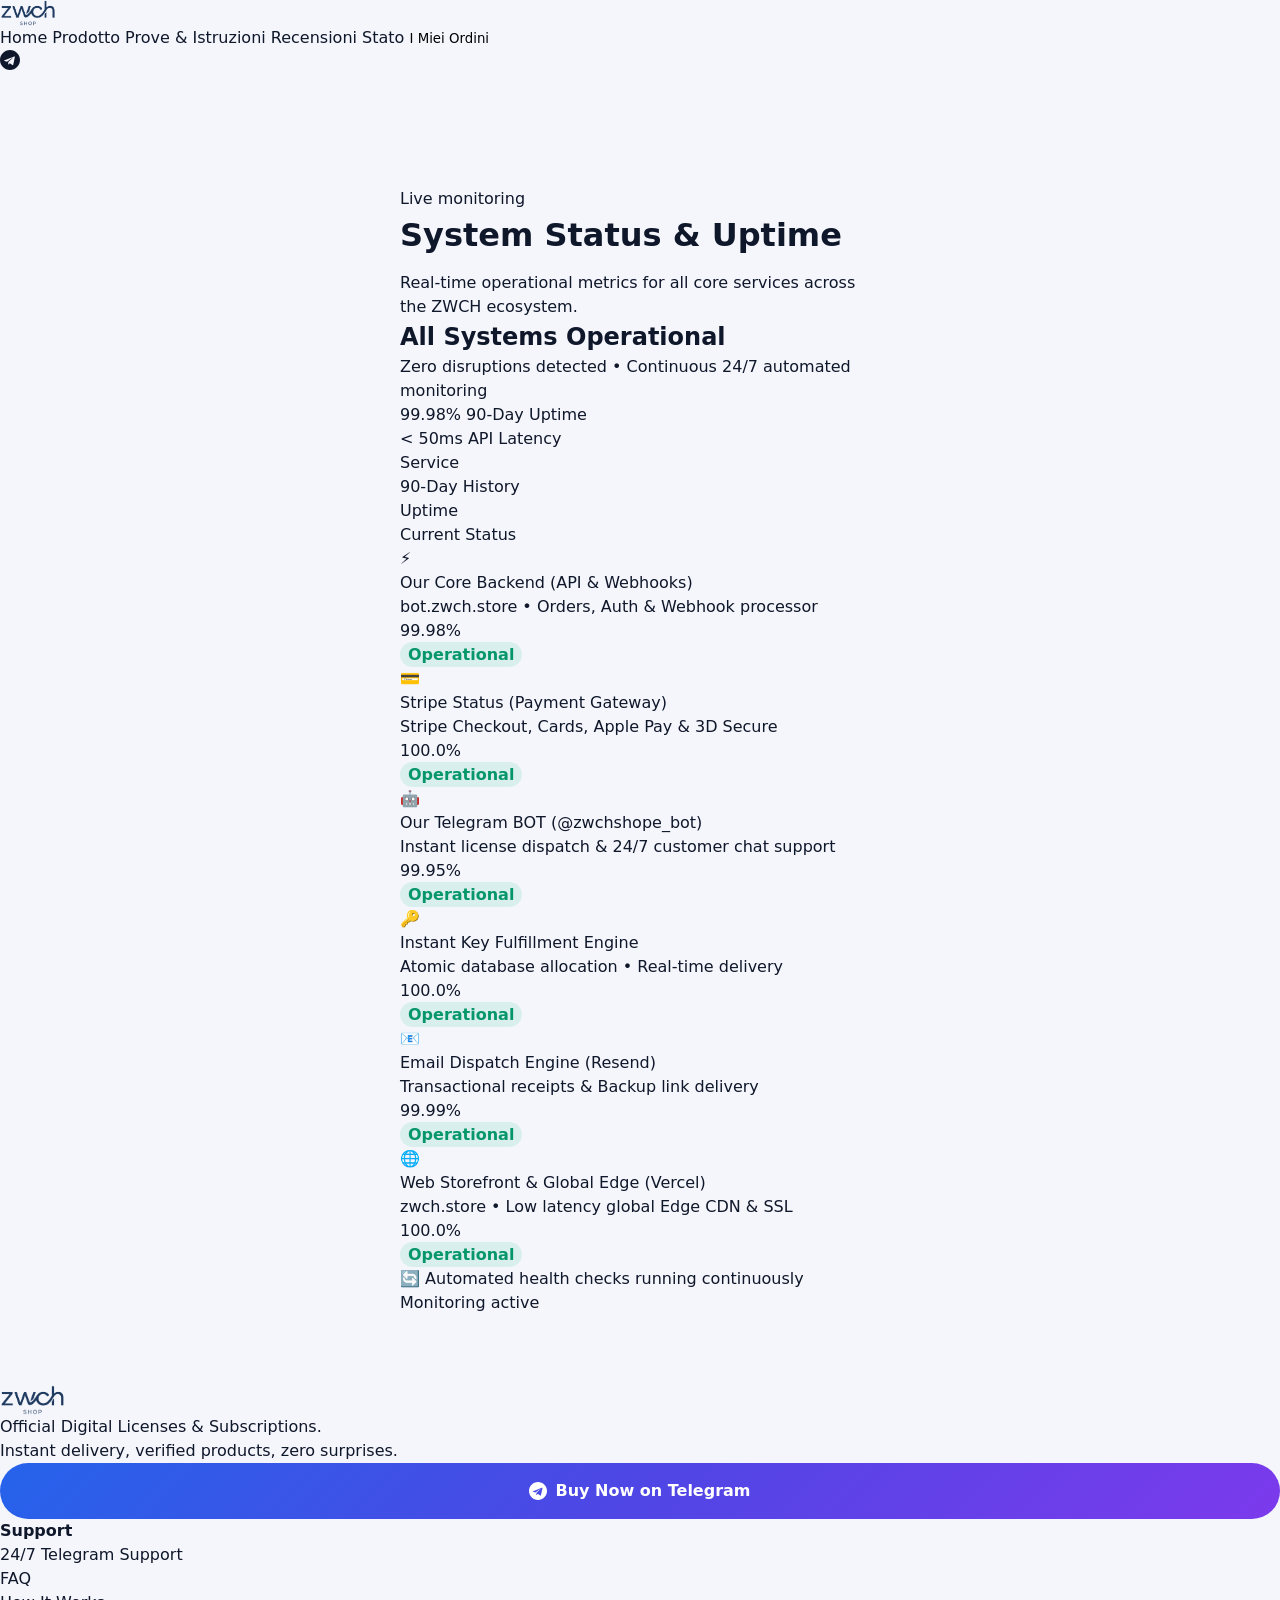
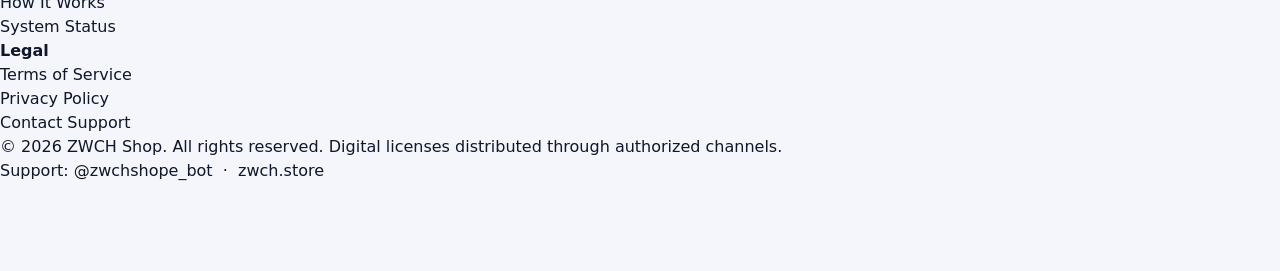
<file: status.html>
<!DOCTYPE html>
<html lang="en">
<head>
  <meta charset="UTF-8" />
  <meta name="viewport" content="width=device-width, initial-scale=1.0" />

  <!-- ===== PRIMARY SEO ===== -->
  <title>System Status &amp; Uptime — ZWCH Shop</title>
  <meta name="description" content="Check real-time uptime and operational metrics for ZWCH Shop services, including Core Backend, Stripe Payment Gateway, and Telegram Delivery Bot." />
  <meta name="author" content="ZWCH Shop" />
  <meta name="robots" content="index, follow, max-snippet:-1, max-image-preview:large" />
  <link rel="canonical" href="https://www.zwch.store/status.html" />

  <!-- ===== FAVICONS ===== -->
  <link rel="icon" type="image/x-icon" href="./favicon.ico?v=2" />
  <link rel="icon" type="image/png" sizes="32x32" href="./favicon-32x32.png?v=2" />
  <link rel="icon" type="image/png" sizes="16x16" href="./favicon-16x16.png?v=2" />
  <link rel="apple-touch-icon" sizes="180x180" href="./apple-touch-icon.png?v=2" />
  <link rel="shortcut icon" href="./favicon.ico?v=2" />

  <!-- ===== OPEN GRAPH ===== -->
  <meta property="og:type" content="website" />
  <meta property="og:site_name" content="ZWCH Shop" />
  <meta property="og:title" content="System Status &amp; Uptime — ZWCH Shop" />
  <meta property="og:description" content="Real-time operational status for ZWCH Shop backend, Stripe payments, and Telegram delivery bot." />
  <meta property="og:url" content="https://www.zwch.store/status.html" />
  <meta property="og:image" content="https://www.zwch.store/hero_bg.png" />

  <!-- ===== FONTS ===== -->
  <link rel="preconnect" href="https://fonts.googleapis.com" />
  <link rel="preconnect" href="https://fonts.gstatic.com" crossorigin />
  <link href="https://fonts.googleapis.com/css2?family=Inter:wght@300;400;500;600;700;800;900&family=Poppins:wght@600;700;800;900&display=swap" rel="stylesheet" />

  <!-- ===== STYLESHEET ===== -->
  <link rel="stylesheet" href="./style.css" />
  <style>
    .status-page-wrap {
      padding-top: 110px;
      padding-bottom: 70px;
      min-height: 75vh;
    }
  </style>
</head>
<body>

  <!-- NAVBAR -->
  <nav class="navbar" id="navbar">
    <div class="nav-inner">
      <a href="/" class="nav-logo" aria-label="ZWCH Shop">
        <img src="./logo_nav.png" alt="ZWCH Shop" style="height:26px; width:auto; vertical-align:middle;" />
      </a>
      <div class="nav-links">
        <a href="/" class="nav-link">Home</a>
        <a href="/#prodotto" class="nav-link">Prodotto</a>
        <a href="/#prove-istruzioni" class="nav-link">Prove &amp; Istruzioni</a>
        <a href="/#recensioni" class="nav-link">Recensioni</a>
        <a href="/status.html" class="nav-link active">Stato</a>
        <button class="nav-link nav-orders-btn" onclick="ZWCHAuth.openOrdersFlow()">I Miei Ordini</button>
      </div>
      <a href="https://t.me/zwchshope_bot" class="nav-action" target="_blank" rel="noopener" onclick="trackBotClick('navbar')">
        <svg viewBox="0 0 24 24" fill="currentColor" width="20" height="20"><path d="M12 0C5.373 0 0 5.373 0 12s5.373 12 12 12 12-5.373 12-12S18.627 0 12 0zm5.894 8.221l-1.97 9.28c-.145.658-.537.818-1.084.508l-3-2.21-1.447 1.394c-.16.16-.295.295-.605.295l.213-3.053 5.56-5.023c.242-.213-.054-.333-.373-.12L8.34 14.082l-2.95-.924c-.642-.204-.656-.642.136-.953l11.57-4.461c.536-.194 1.006.131.798.477z"/></svg>
      </a>
    </div>
  </nav>

  <!-- MAIN STATUS CONTENT -->
  <main class="status-page-wrap">
    <div class="container">
      <div class="status-header">
        <p class="section-label">Live monitoring</p>
        <h1 class="section-title" style="margin-bottom:12px;">System Status &amp; Uptime</h1>
        <p class="section-sub">Real-time operational metrics for all core services across the ZWCH ecosystem.</p>
      </div>

      <!-- Overall Status Banner -->
      <div class="status-overview-card">
        <div class="status-overview-main">
          <div class="status-pulse-dot" id="system-status-indicator"></div>
          <div>
            <h2 class="status-overview-title" id="system-status-text">All Systems Operational</h2>
            <p class="status-overview-meta" id="system-status-sub">Zero disruptions detected &bull; Continuous 24/7 automated monitoring</p>
          </div>
        </div>
        <div class="status-overview-stats">
          <div class="status-stat-box">
            <span class="status-stat-val">99.98%</span>
            <span class="status-stat-label">90-Day Uptime</span>
          </div>
          <div class="status-stat-box">
            <span class="status-stat-val" id="status-latency-display">&lt; 50ms</span>
            <span class="status-stat-label">API Latency</span>
          </div>
        </div>
      </div>

      <!-- Services Status Board -->
      <div class="status-table-wrap">
        <div class="status-table-header">
          <div class="col-service">Service</div>
          <div class="col-history">90-Day History</div>
          <div class="col-uptime">Uptime</div>
          <div class="col-status">Current Status</div>
        </div>

        <div class="status-table-body">
          <!-- Row 1: Our Core Backend -->
          <div class="status-row" id="row-backend">
            <div class="col-service">
              <div class="service-name-wrap">
                <span class="service-icon">⚡</span>
                <div>
                  <div class="service-name">Our Core Backend (API &amp; Webhooks)</div>
                  <div class="service-desc">bot.zwch.store &bull; Orders, Auth &amp; Webhook processor</div>
                </div>
              </div>
            </div>
            <div class="col-history">
              <div class="uptime-bars" data-bars="30"></div>
            </div>
            <div class="col-uptime">
              <span class="uptime-val">99.98%</span>
            </div>
            <div class="col-status">
              <span class="badge-status badge-status--ok" id="badge-backend">
                <span class="status-dot"></span> Operational
              </span>
            </div>
          </div>

          <!-- Row 2: Stripe Payment Gateway -->
          <div class="status-row" id="row-stripe">
            <div class="col-service">
              <div class="service-name-wrap">
                <span class="service-icon">💳</span>
                <div>
                  <div class="service-name">Stripe Status (Payment Gateway)</div>
                  <div class="service-desc">Stripe Checkout, Cards, Apple Pay &amp; 3D Secure</div>
                </div>
              </div>
            </div>
            <div class="col-history">
              <div class="uptime-bars" data-bars="30"></div>
            </div>
            <div class="col-uptime">
              <span class="uptime-val">100.0%</span>
            </div>
            <div class="col-status">
              <span class="badge-status badge-status--ok">
                <span class="status-dot"></span> Operational
              </span>
            </div>
          </div>

          <!-- Row 3: Our Telegram BOT -->
          <div class="status-row" id="row-bot">
            <div class="col-service">
              <div class="service-name-wrap">
                <span class="service-icon">🤖</span>
                <div>
                  <div class="service-name">Our Telegram BOT (@zwchshope_bot)</div>
                  <div class="service-desc">Instant license dispatch &amp; 24/7 customer chat support</div>
                </div>
              </div>
            </div>
            <div class="col-history">
              <div class="uptime-bars" data-bars="30"></div>
            </div>
            <div class="col-uptime">
              <span class="uptime-val">99.95%</span>
            </div>
            <div class="col-status">
              <span class="badge-status badge-status--ok">
                <span class="status-dot"></span> Operational
              </span>
            </div>
          </div>

          <!-- Row 4: Automated License Fulfillment -->
          <div class="status-row" id="row-fulfillment">
            <div class="col-service">
              <div class="service-name-wrap">
                <span class="service-icon">🔑</span>
                <div>
                  <div class="service-name">Instant Key Fulfillment Engine</div>
                  <div class="service-desc">Atomic database allocation &bull; Real-time delivery</div>
                </div>
              </div>
            </div>
            <div class="col-history">
              <div class="uptime-bars" data-bars="30"></div>
            </div>
            <div class="col-uptime">
              <span class="uptime-val">100.0%</span>
            </div>
            <div class="col-status">
              <span class="badge-status badge-status--ok">
                <span class="status-dot"></span> Operational
              </span>
            </div>
          </div>

          <!-- Row 5: Email Notification Service -->
          <div class="status-row" id="row-email">
            <div class="col-service">
              <div class="service-name-wrap">
                <span class="service-icon">📧</span>
                <div>
                  <div class="service-name">Email Dispatch Engine (Resend)</div>
                  <div class="service-desc">Transactional receipts &amp; Backup link delivery</div>
                </div>
              </div>
            </div>
            <div class="col-history">
              <div class="uptime-bars" data-bars="30"></div>
            </div>
            <div class="col-uptime">
              <span class="uptime-val">99.99%</span>
            </div>
            <div class="col-status">
              <span class="badge-status badge-status--ok">
                <span class="status-dot"></span> Operational
              </span>
            </div>
          </div>

          <!-- Row 6: Web Storefront & Global CDN -->
          <div class="status-row" id="row-cdn">
            <div class="col-service">
              <div class="service-name-wrap">
                <span class="service-icon">🌐</span>
                <div>
                  <div class="service-name">Web Storefront &amp; Global Edge (Vercel)</div>
                  <div class="service-desc">zwch.store &bull; Low latency global Edge CDN &amp; SSL</div>
                </div>
              </div>
            </div>
            <div class="col-history">
              <div class="uptime-bars" data-bars="30"></div>
            </div>
            <div class="col-uptime">
              <span class="uptime-val">100.0%</span>
            </div>
            <div class="col-status">
              <span class="badge-status badge-status--ok">
                <span class="status-dot"></span> Operational
              </span>
            </div>
          </div>
        </div>
      </div>

      <!-- Live status footer note -->
      <div class="status-footer-note">
        <span>🔄 Automated health checks running continuously</span>
        <span class="status-last-check" id="status-last-check">Checked just now</span>
      </div>
    </div>
  </main>

  <!-- FOOTER -->
  <footer class="footer" id="footer">
    <div class="container">
      <div class="footer-top">
        <div class="footer-brand">
          <a href="/" class="nav-logo" aria-label="ZWCH Shop">
            <img src="./logo_nav.png" alt="ZWCH Shop" style="height:30px; width:auto; vertical-align:middle;" />
          </a>
          <p>Official Digital Licenses &amp; Subscriptions.<br/>Instant delivery, verified products, zero surprises.</p>
          <a href="https://t.me/zwchshope_bot" class="btn btn-primary" target="_blank" rel="noopener" onclick="trackBotClick('footer')">
            <svg viewBox="0 0 24 24" fill="currentColor" width="18" height="18"><path d="M12 0C5.373 0 0 5.373 0 12s5.373 12 12 12 12-5.373 12-12S18.627 0 12 0zm5.894 8.221l-1.97 9.28c-.145.658-.537.818-1.084.508l-3-2.21-1.447 1.394c-.16.16-.295.295-.605.295l.213-3.053 5.56-5.023c.242-.213-.054-.333-.373-.12L8.34 14.082l-2.95-.924c-.642-.204-.656-.642.136-.953l11.57-4.461c.536-.194 1.006.131.798.477z"/></svg>
            Buy Now on Telegram
          </a>
        </div>

        <div class="footer-links">
          <h4>Support</h4>
          <ul>
            <li><a href="https://t.me/zwchshope_bot" target="_blank" rel="noopener">24/7 Telegram Support</a></li>
            <li><a href="/#faq">FAQ</a></li>
            <li><a href="/#how-it-works">How It Works</a></li>
            <li><a href="/status.html">System Status</a></li>
          </ul>
        </div>

        <div class="footer-links">
          <h4>Legal</h4>
          <ul>
            <li><a href="./terms.html">Terms of Service</a></li>
            <li><a href="./privacy.html">Privacy Policy</a></li>
            <li><a href="https://t.me/zwchshope_bot" target="_blank" rel="noopener">Contact Support</a></li>
          </ul>
        </div>
      </div>

      <div class="footer-bottom">
        <p>&copy; 2026 ZWCH Shop. All rights reserved. Digital licenses distributed through authorized channels.</p>
        <p>Support: <a href="https://t.me/zwchshope_bot" target="_blank" rel="noopener">@zwchshope_bot</a> &nbsp;&middot;&nbsp; <a href="https://zwch.store/">zwch.store</a></p>
      </div>
    </div>
  </footer>

  <!-- ═══════════════════════════════════════════════════════ -->
  <!-- MODAL: AUTH (OTP 2-step login)                          -->
  <!-- ═══════════════════════════════════════════════════════ -->
  <div class="modal-overlay" id="modal-auth" role="dialog" aria-modal="true" aria-labelledby="modal-auth-title">
    <div class="modal-box">
      <button class="modal-close" onclick="ZWCHModal.close('modal-auth')" aria-label="Chiudi">&times;</button>

      <!-- Step 1: email -->
      <div id="auth-step-1">
        <div class="modal-icon">
          <svg viewBox="0 0 24 24" fill="none" stroke="currentColor" stroke-width="2" width="32" height="32"><rect x="3" y="11" width="18" height="11" rx="2" ry="2"/><path d="M7 11V7a5 5 0 0 1 10 0v4"/></svg>
        </div>
        <h2 class="modal-title" id="modal-auth-title">Accedi a ZWCH</h2>
        <p class="modal-sub">Inserisci la tua email e ti invieremo un codice monouso. Nessuna password richiesta.</p>
        <form id="form-auth-email" onsubmit="return ZWCHAuth.sendOtp(event)" novalidate>
          <label class="modal-label" for="auth-email">Indirizzo email</label>
          <input class="modal-input" type="email" id="auth-email" name="email"
                 placeholder="nome@esempio.com" autocomplete="email" required />
          <button class="btn btn-primary modal-submit" id="btn-send-otp" type="submit">
            <span id="btn-otp-label">Invia Codice &#8594;</span>
            <span id="btn-otp-loading" class="hidden">Invio in corso...</span>
          </button>
        </form>
        <p id="auth-email-error" class="modal-error hidden"></p>
      </div>

      <!-- Step 2: OTP -->
      <div id="auth-step-2" class="hidden">
        <div class="modal-icon">
          <svg viewBox="0 0 24 24" fill="none" stroke="currentColor" stroke-width="2" width="32" height="32"><path d="M4 4h16c1.1 0 2 .9 2 2v12c0 1.1-.9 2-2 2H4c-1.1 0-2-.9-2-2V6c0-1.1.9-2 2-2z"/><polyline points="22,6 12,13 2,6"/></svg>
        </div>
        <h2 class="modal-title">Inserisci il codice</h2>
        <p class="modal-sub">Abbiamo inviato un codice a 6 cifre a <strong id="auth-email-display"></strong>.<br/>Valido per 10 minuti.</p>
        <form id="form-auth-otp" onsubmit="return ZWCHAuth.verifyOtp(event)" novalidate>
          <div class="otp-inputs" id="otp-inputs">
            <input class="otp-digit" type="text" inputmode="numeric" maxlength="1" id="otp-0" aria-label="Cifra 1" />
            <input class="otp-digit" type="text" inputmode="numeric" maxlength="1" id="otp-1" aria-label="Cifra 2" />
            <input class="otp-digit" type="text" inputmode="numeric" maxlength="1" id="otp-2" aria-label="Cifra 3" />
            <input class="otp-digit" type="text" inputmode="numeric" maxlength="1" id="otp-3" aria-label="Cifra 4" />
            <input class="otp-digit" type="text" inputmode="numeric" maxlength="1" id="otp-4" aria-label="Cifra 5" />
            <input class="otp-digit" type="text" inputmode="numeric" maxlength="1" id="otp-5" aria-label="Cifra 6" />
          </div>
          <button class="btn btn-primary modal-submit" id="btn-verify-otp" type="submit">
            <span id="btn-verify-label">Verifica e Accedi</span>
            <span id="btn-verify-loading" class="hidden">Verifica in corso...</span>
          </button>
        </form>
        <p id="auth-otp-error" class="modal-error hidden"></p>
        <button class="modal-link-btn" onclick="ZWCHAuth.backToStep1()">&#8592; Usa un'altra email</button>
      </div>
    </div>
  </div>

  <!-- ═══════════════════════════════════════════════════════ -->
  <!-- MODAL: MY ORDERS (dashboard)                            -->
  <!-- ═══════════════════════════════════════════════════════ -->
  <div class="modal-overlay" id="modal-orders" role="dialog" aria-modal="true" aria-labelledby="modal-orders-title">
    <div class="modal-box modal-box--wide">
      <button class="modal-close" onclick="ZWCHModal.close('modal-orders')" aria-label="Chiudi">&times;</button>
      <div class="orders-header">
        <div class="modal-icon">
          <svg viewBox="0 0 24 24" fill="none" stroke="currentColor" stroke-width="2" width="32" height="32"><path d="M22 19a2 2 0 0 1-2 2H4a2 2 0 0 1-2-2V5a2 2 0 0 1 2-2h5l2 3h9a2 2 0 0 1 2 2z"/></svg>
        </div>
        <div>
          <h2 class="modal-title" id="modal-orders-title">I Miei Ordini</h2>
          <p class="modal-sub" id="orders-email-display" style="margin:0;"></p>
        </div>
        <button class="modal-link-btn orders-logout" onclick="ZWCHAuth.logout()">Disconnetti</button>
      </div>
      <div id="orders-list">
        <div class="orders-loading">Caricamento ordini in corso...</div>
      </div>
    </div>
  </div>

  <script src="./script.js"></script>
</body>
</html>
</file>
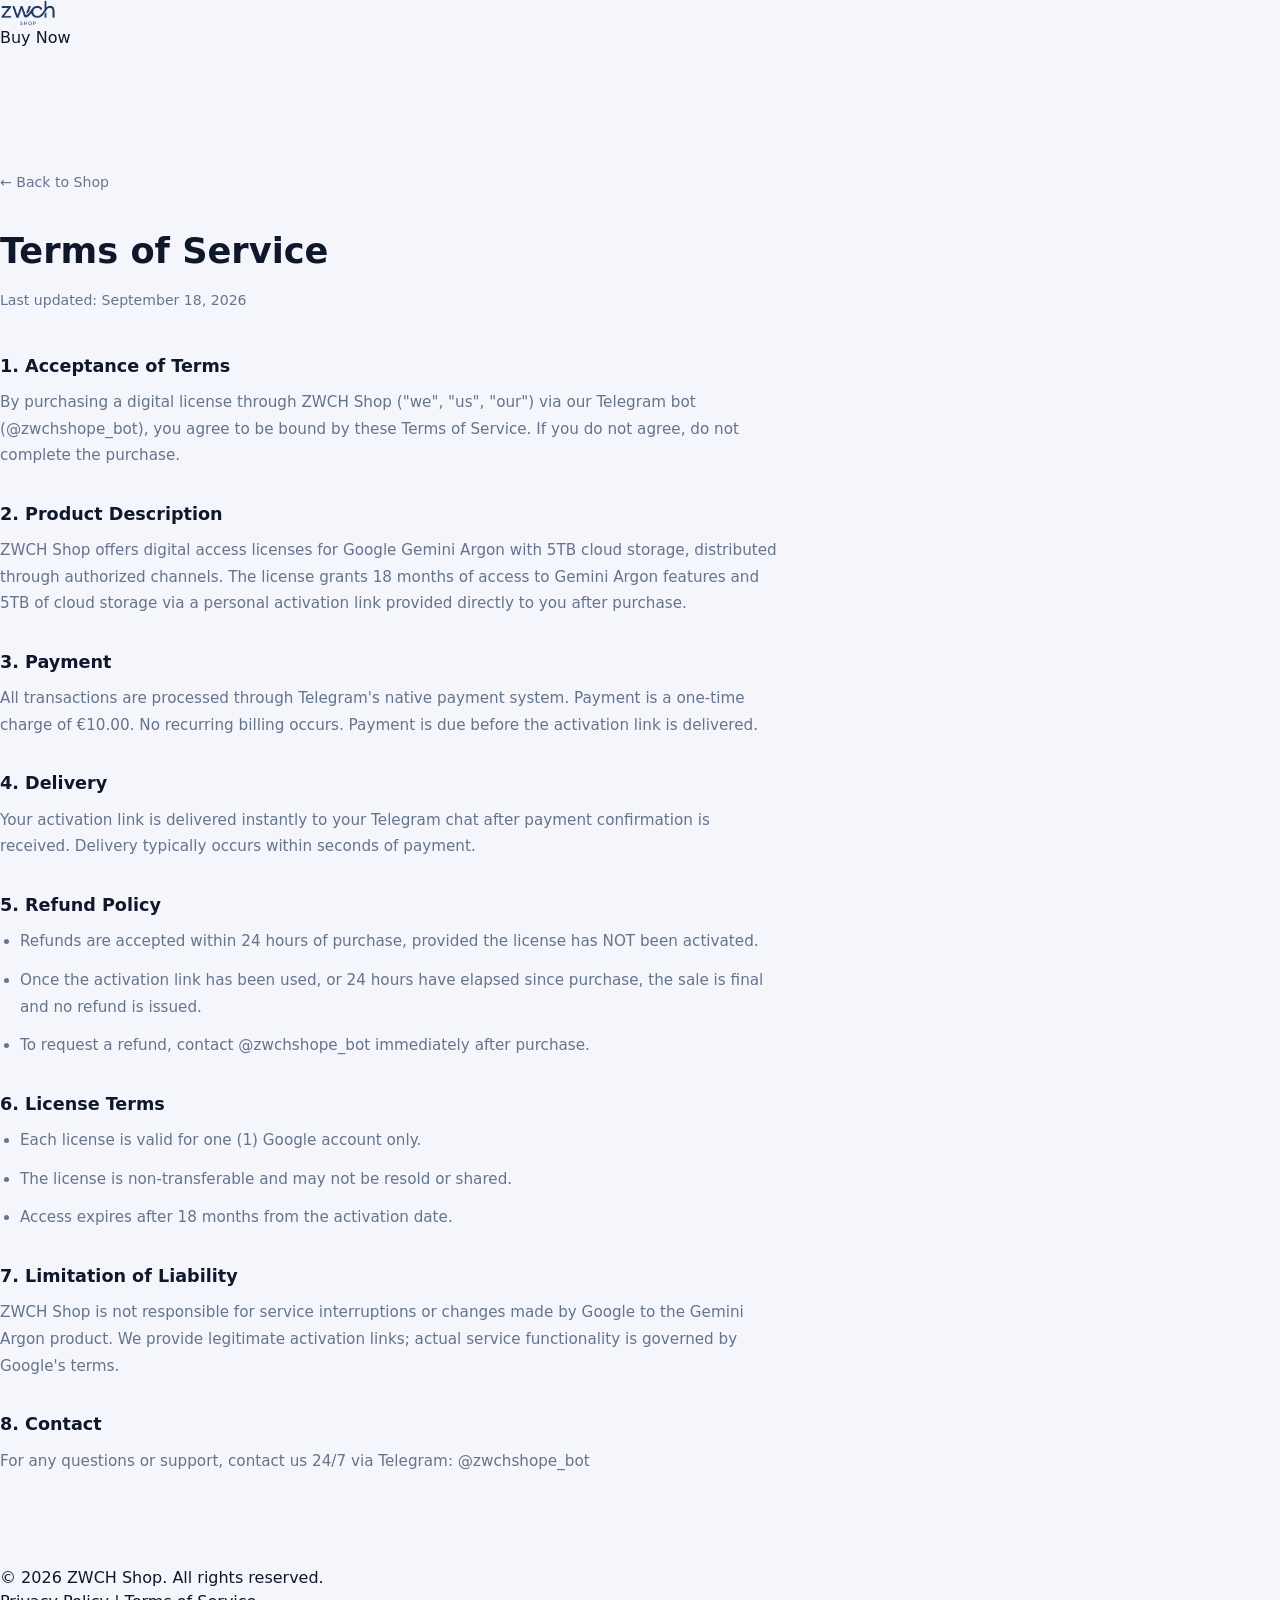
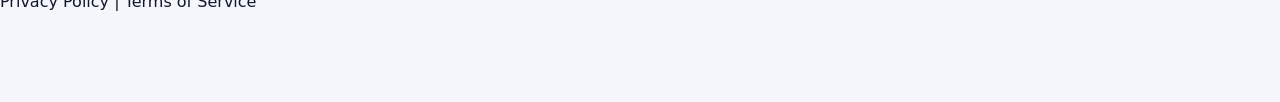
<file: terms.html>
<!DOCTYPE html>
<html lang="en">
<head>
  <meta charset="UTF-8" />
  <meta name="viewport" content="width=device-width, initial-scale=1.0" />
  <title>Terms of Service | ZWCH Shop</title>
  <meta name="description" content="Terms of Service and digital license purchasing conditions at ZWCH Shop." />
  <meta name="robots" content="index, follow" />
  <!-- ===== FAVICONS ===== -->
  <link rel="icon" type="image/x-icon" href="./favicon.ico?v=2" />
  <link rel="icon" type="image/png" sizes="32x32" href="./favicon-32x32.png?v=2" />
  <link rel="icon" type="image/png" sizes="16x16" href="./favicon-16x16.png?v=2" />
  <link rel="apple-touch-icon" sizes="180x180" href="./apple-touch-icon.png?v=2" />
  <link rel="shortcut icon" href="./favicon.ico?v=2" />
  <link rel="preconnect" href="https://fonts.googleapis.com" />
  <link href="https://fonts.googleapis.com/css2?family=Inter:wght@400;600;700&family=Poppins:wght@700;800&display=swap" rel="stylesheet" />
  <link rel="stylesheet" href="./style.css" />
  <style>
    .legal-page { padding: 120px 0 80px; min-height: 100vh; }
    .legal-page h1 { font-family: var(--font-head); font-size: 2.2rem; font-weight: 900; margin-bottom: 10px; }
    .legal-page .meta { color: var(--text-muted); font-size: 0.88rem; margin-bottom: 40px; }
    .legal-page h2 { font-size: 1.1rem; font-weight: 700; margin: 32px 0 10px; color: var(--accent); }
    .legal-page p, .legal-page li { font-size: 0.95rem; color: var(--text-muted); line-height: 1.75; margin-bottom: 12px; }
    .legal-page ul { margin-left: 20px; margin-bottom: 16px; }
    .back-link { display: inline-flex; align-items: center; gap: 8px; color: var(--text-muted); font-size: 0.88rem; margin-bottom: 32px; }
    .back-link:hover { color: var(--accent); opacity: 1; }
  </style>
</head>
<body>
  <nav class="navbar scrolled" id="navbar">
    <div class="nav-inner container">
      <a href="./index.html" class="nav-logo" aria-label="ZWCH Shop">
        <img src="./logo_nav.png" alt="ZWCH Shop" style="height:26px; width:auto; vertical-align:middle;" />
      </a>
      <a href="https://t.me/zwchshope_bot" class="btn btn-nav" target="_blank" rel="noopener">Buy Now</a>
    </div>
  </nav>

  <main class="legal-page">
    <div class="container" style="max-width: 780px;">
      <a href="./index.html" class="back-link">&#8592; Back to Shop</a>
      <h1>Terms of Service</h1>
      <p class="meta">Last updated: September 18, 2026</p>

      <h2>1. Acceptance of Terms</h2>
      <p>By purchasing a digital license through ZWCH Shop ("we", "us", "our") via our Telegram bot (@zwchshope_bot), you agree to be bound by these Terms of Service. If you do not agree, do not complete the purchase.</p>

      <h2>2. Product Description</h2>
      <p>ZWCH Shop offers digital access licenses for Google Gemini Argon with 5TB cloud storage, distributed through authorized channels. The license grants 18 months of access to Gemini Argon features and 5TB of cloud storage via a personal activation link provided directly to you after purchase.</p>

      <h2>3. Payment</h2>
      <p>All transactions are processed through Telegram's native payment system. Payment is a one-time charge of €10.00. No recurring billing occurs. Payment is due before the activation link is delivered.</p>

      <h2>4. Delivery</h2>
      <p>Your activation link is delivered instantly to your Telegram chat after payment confirmation is received. Delivery typically occurs within seconds of payment.</p>

      <h2>5. Refund Policy</h2>
      <ul>
        <li>Refunds are accepted within 24 hours of purchase, provided the license has NOT been activated.</li>
        <li>Once the activation link has been used, or 24 hours have elapsed since purchase, the sale is final and no refund is issued.</li>
        <li>To request a refund, contact @zwchshope_bot immediately after purchase.</li>
      </ul>

      <h2>6. License Terms</h2>
      <ul>
        <li>Each license is valid for one (1) Google account only.</li>
        <li>The license is non-transferable and may not be resold or shared.</li>
        <li>Access expires after 18 months from the activation date.</li>
      </ul>

      <h2>7. Limitation of Liability</h2>
      <p>ZWCH Shop is not responsible for service interruptions or changes made by Google to the Gemini Argon product. We provide legitimate activation links; actual service functionality is governed by Google's terms.</p>

      <h2>8. Contact</h2>
      <p>For any questions or support, contact us 24/7 via Telegram: <a href="https://t.me/zwchshope_bot" target="_blank">@zwchshope_bot</a></p>
    </div>
  </main>

  <footer class="footer">
    <div class="container">
      <div class="footer-bottom">
        <p>&copy; 2026 ZWCH Shop. All rights reserved.</p>
        <p><a href="./privacy.html">Privacy Policy</a> | <a href="./terms.html">Terms of Service</a></p>
      </div>
    </div>
  </footer>
</body>
</html>
</file>
<file: style.css>
/* ==========================================================================
   ZWCH SHOP — AURA DESIGN SYSTEM (Light Glassmorphism & Mobile-First)
   Inspired by Aura UI: Clean translucent layers, glowing orbs, fluid typography
   ========================================================================== */

/* ── 1. TOKENS & FOUNDATIONS ────────────────────────────────────────── */
:root {
  /* Color Palette — Blue, Cyan & Violet AI Spectrum */
  --bg-page:           #f5f6fc;
  --bg-surface:        rgba(255, 255, 255, 0.72);
  --bg-surface-elevated: rgba(255, 255, 255, 0.90);
  --bg-surface-input:  #f8fafc;
  
  --brand-primary:     #2563eb; /* Royal Sapphire Blue */
  --brand-primary-hover: #1d4ed8;
  --brand-cyan:        #06b6d4; /* Electric Azure */
  --brand-indigo:      #4f46e5; /* Deep Indigo */
  --brand-violet:      #7c3aed; /* Royal Violet */
  --brand-sunset:      #f59e0b; /* Warm Accent Gold */
  
  --gradient-cta:      linear-gradient(135deg, #2563eb 0%, #4f46e5 50%, #7c3aed 100%);
  --gradient-cta-hover: linear-gradient(135deg, #1d4ed8 0%, #4338ca 50%, #6d28d9 100%);
  --gradient-orb:      radial-gradient(circle at 35% 35%, #60a5fa 0%, #3b82f6 32%, #4f46e5 70%, #7c3aed 100%);
  
  /* Text Colors — High Contrast Slate */
  --text-main:         #0f172a; /* Slate 900 */
  --text-body:         #334155; /* Slate 700 */
  --text-muted:        #64748b; /* Slate 500 */
  --text-label:        #2563eb; /* Brand Blue */
  --text-gold:         #f59e0b; /* Amber */
  
  /* Borders & Shadows */
  --border-glass:      rgba(255, 255, 255, 0.92);
  --border-subtle:     rgba(15, 23, 42, 0.08);
  --shadow-glass:      0 16px 36px -10px rgba(15, 23, 42, 0.06), 0 0 1px 1px rgba(255, 255, 255, 0.8) inset;
  --shadow-glass-hover: 0 20px 45px -12px rgba(37, 99, 235, 0.12), 0 0 1px 1px #fff inset;
  --shadow-cta:        0 14px 28px -6px rgba(37, 99, 235, 0.38);
  
  /* Radii */
  --radius-pill:       9999px;
  --radius-card:       2rem;      /* 32px */
  --radius-card-sm:    1.5rem;    /* 24px */
  --radius-icon:       50%;
  
  /* Typography */
  --font-family:       'Plus Jakarta Sans', system-ui, -apple-system, sans-serif;
}

/* ── 2. RESET & BASE ─────────────────────────────────────────────────── */
*, *::before, *::after {
  box-sizing: border-box;
  margin: 0;
  padding: 0;
}

html {
  font-family: var(--font-family);
  font-size: 16px;
  background-color: var(--bg-page);
  color: var(--text-main);
  scroll-behavior: smooth;
  -webkit-text-size-adjust: 100%;
  text-rendering: optimizeLegibility;
}

body {
  min-height: 100vh;
  min-height: 100dvh;
  position: relative;
  overflow-x: hidden;
  background-color: var(--bg-page);
  color: var(--text-main);
  line-height: 1.5;
  -webkit-font-smoothing: antialiased;
  -moz-osx-font-smoothing: grayscale;
  padding-bottom: calc(5.5rem + env(safe-area-inset-bottom, 0px));
}

a {
  color: inherit;
  text-decoration: none;
}

button {
  font-family: inherit;
  cursor: pointer;
  border: none;
  background: none;
}

img {
  max-width: 100%;
  height: auto;
  display: block;
}

/* ── 3. AMBIENT GLOW MESH BLOBS (Aura Visual Background) ────────────── */
.ambient-mesh-wrap {
  position: fixed;
  inset: 0;
  pointer-events: none;
  z-index: 0;
  overflow: hidden;
}

.mesh-blob {
  position: absolute;
  border-radius: 9999px;
  filter: blur(100px);
  opacity: 0.38;
}

.blob-blue {
  width: 28rem;
  height: 28rem;
  top: -8rem;
  right: -8rem;
  background: radial-gradient(circle, #3b82f6 0%, #2563eb 50%, transparent 75%);
}

.blob-cyan {
  width: 24rem;
  height: 24rem;
  top: 25%;
  left: -10rem;
  background: radial-gradient(circle, #38bdf8 0%, #06b6d4 50%, transparent 75%);
  opacity: 0.30;
}

.blob-indigo {
  width: 32rem;
  height: 32rem;
  bottom: 15%;
  right: -10rem;
  background: radial-gradient(circle, #818cf8 0%, #6366f1 50%, transparent 75%);
  opacity: 0.28;
}

.blob-amber {
  width: 22rem;
  height: 22rem;
  bottom: -6rem;
  left: -6rem;
  background: radial-gradient(circle, #f59e0b 0%, #fb923c 50%, transparent 75%);
  opacity: 0.22;
}

/* ── 4. LAYOUT CONTAINER (Mobile-First Centered Stream) ───────────────── */
.page-container {
  position: relative;
  z-index: 1;
  width: 100%;
  max-width: 480px; /* Exact mobile app proportion as in screenshots */
  margin: 0 auto;
  padding: 0 1.25rem;
}

@media (min-width: 640px) and (max-width: 767px) {
  .page-container {
    max-width: 520px;
    padding: 0 1.5rem;
  }
}

/* ── 5. FLOATING PILL NAVBAR (Screenshot 1 top bar) ─────────────────── */
.navbar-wrapper {
  position: sticky;
  top: 1rem;
  z-index: 100;
  width: 100%;
  max-width: 480px;
  margin: 0 auto;
  padding: 0 1.25rem;
}

@media (min-width: 640px) and (max-width: 767px) {
  .navbar-wrapper {
    max-width: 520px;
    padding: 0 1.5rem;
  }
}

.navbar-pill-glass {
  display: flex;
  align-items: center;
  justify-content: space-between;
  padding: 0.65rem 1.25rem;
  border-radius: var(--radius-pill);
  background: rgba(255, 255, 255, 0.82);
  backdrop-filter: blur(24px) saturate(160%);
  -webkit-backdrop-filter: blur(24px) saturate(160%);
  border: 1px solid var(--border-glass);
  box-shadow: 0 8px 30px rgba(15, 23, 42, 0.05), 0 0 1px rgba(255, 255, 255, 0.9) inset;
  transition: all 0.2s ease;
}

.nav-brand {
  display: flex;
  align-items: center;
  gap: 0.45rem;
  font-weight: 800;
  letter-spacing: 0.12em;
  font-size: 1.1rem;
  color: var(--text-main);
  text-transform: uppercase;
}

.nav-brand-img {
  height: 28px;
  width: auto;
  max-width: 130px;
  object-fit: contain;
  display: block;
}

.brand-name {
  font-weight: 850;
  letter-spacing: -0.01em;
}

.brand-pill-badge {
  font-size: 0.65rem;
  font-weight: 800;
  letter-spacing: 0.08em;
  background: linear-gradient(135deg, var(--brand-primary), var(--brand-indigo));
  color: #fff;
  padding: 2px 7px;
  border-radius: var(--radius-pill);
}

.nav-links-desktop {
  display: none;
}

.nav-link-item {
  font-size: 0.9rem;
  font-weight: 600;
  color: var(--text-muted);
  transition: color 0.2s ease;
}

.nav-link-item:hover,
.nav-link-item.active {
  color: var(--brand-primary);
}

.nav-orders-btn-pill {
  font-size: 0.85rem;
  font-weight: 700;
  color: var(--brand-primary);
  background: rgba(37, 99, 235, 0.08);
  padding: 6px 14px;
  border-radius: var(--radius-pill);
  transition: background 0.2s ease;
}

.nav-actions-right {
  display: flex;
  align-items: center;
  gap: 0.5rem;
}

.nav-mobile-orders-icon,
.nav-tg-btn-icon,
.nav-hamburger-btn {
  width: 38px;
  height: 38px;
  display: flex;
  align-items: center;
  justify-content: center;
  border-radius: 50%;
  color: var(--text-main);
  background: rgba(15, 23, 42, 0.04);
  transition: background 0.2s ease, transform 0.15s ease;
}

.nav-mobile-orders-icon:hover,
.nav-tg-btn-icon:hover,
.nav-hamburger-btn:hover {
  background: rgba(15, 23, 42, 0.08);
  transform: scale(1.05);
}

/* Hamburger 2-Bar Sleek Icon */
.nav-hamburger-btn {
  flex-direction: column;
  gap: 5px;
}

.hamburger-bar {
  display: block;
  width: 18px;
  height: 2px;
  background-color: var(--text-main);
  border-radius: 2px;
  transition: transform 0.2s ease, opacity 0.2s ease;
}

.nav-hamburger-btn[aria-expanded="true"] .hamburger-bar:first-child {
  transform: translateY(3.5px) rotate(45deg);
}

.nav-hamburger-btn[aria-expanded="true"] .hamburger-bar:last-child {
  transform: translateY(-3.5px) rotate(-45deg);
}

/* Mobile Drawer Overlay */
.mobile-menu-drawer {
  position: absolute;
  top: calc(100% + 0.6rem);
  left: 1.25rem;
  right: 1.25rem;
  background: rgba(255, 255, 255, 0.94);
  backdrop-filter: blur(28px);
  -webkit-backdrop-filter: blur(28px);
  border: 1px solid var(--border-glass);
  border-radius: 1.75rem;
  padding: 1.25rem;
  box-shadow: 0 20px 45px -10px rgba(15, 23, 42, 0.15);
  display: flex;
  flex-direction: column;
  gap: 0.5rem;
  opacity: 0;
  pointer-events: none;
  transform: translateY(-10px);
  transition: all 0.25s ease;
  z-index: 99;
}

.mobile-menu-drawer.active {
  opacity: 1;
  pointer-events: auto;
  transform: translateY(0);
}

.drawer-link {
  padding: 0.75rem 1rem;
  font-size: 0.95rem;
  font-weight: 650;
  color: var(--text-main);
  border-radius: 1rem;
  transition: background 0.2s ease;
}

.drawer-link:hover {
  background: rgba(37, 99, 235, 0.06);
  color: var(--brand-primary);
}

.drawer-divider {
  height: 1px;
  background: var(--border-subtle);
  margin: 0.35rem 0;
}

.drawer-btn-orders {
  padding: 0.75rem 1rem;
  font-size: 0.95rem;
  font-weight: 700;
  color: var(--brand-primary);
  text-align: left;
  border-radius: 1rem;
  background: rgba(37, 99, 235, 0.08);
}

.drawer-btn-tg {
  display: flex;
  align-items: center;
  gap: 0.5rem;
  padding: 0.75rem 1rem;
  font-size: 0.9rem;
  font-weight: 650;
  color: #fff;
  background: linear-gradient(135deg, #0284c7, #2563eb);
  border-radius: 1rem;
  justify-content: center;
  margin-top: 0.25rem;
}

/* ── 6. SCREEN 1: HERO SECTION ──────────────────────────────────────── */
.screen-hero {
  padding-top: 1.75rem;
  padding-bottom: 3rem;
  display: flex;
  flex-direction: column;
  align-items: flex-start;
  text-align: left;
}

.hero-top-tag-wrap {
  margin-bottom: 1.25rem;
}

/* Pill Tag (New Release style) */
.pill-tag-release {
  display: inline-flex;
  align-items: center;
  gap: 0.35rem;
  padding: 0.45rem 1rem;
  border-radius: var(--radius-pill);
  background: rgba(255, 255, 255, 0.85);
  backdrop-filter: blur(16px);
  -webkit-backdrop-filter: blur(16px);
  border: 1px solid var(--border-glass);
  box-shadow: 0 4px 15px rgba(15, 23, 42, 0.04);
  font-size: 0.82rem;
  font-weight: 750;
  color: var(--text-main);
  letter-spacing: -0.01em;
}

.tag-sparkle {
  color: var(--brand-primary);
}

/* Hero Typography */
.hero-headline-wrap {
  margin-bottom: 1.75rem;
}

.hero-main-title {
  font-size: clamp(2.35rem, 8.5vw, 3.4rem);
  font-weight: 850;
  line-height: 1.08;
  letter-spacing: -0.04em;
  color: var(--text-main);
  margin-bottom: 0.85rem;
}

.hero-main-sub {
  font-size: 1.02rem;
  line-height: 1.55;
  color: var(--text-muted);
  font-weight: 450;
}

/* Center Visual: Radiant Orb with Gemini 18M Logo + Floating Pill */
.hero-visual-center-wrap {
  width: 100%;
  display: flex;
  justify-content: center;
  margin: 1.5rem 0 2.25rem;
  position: relative;
}

.hero-orb-outer {
  position: relative;
  width: min(88vw, 340px);
  height: min(88vw, 340px);
  border-radius: 50%;
  background: var(--gradient-orb);
  box-shadow: 0 25px 65px -12px rgba(37, 99, 235, 0.42), 0 0 1px 1px rgba(255, 255, 255, 0.7) inset;
  display: flex;
  align-items: center;
  justify-content: center;
  padding: 0.85rem;
}

.hero-orb-inner {
  width: 100%;
  height: 100%;
  border-radius: 50%;
  background: rgba(255, 255, 255, 0.96);
  backdrop-filter: blur(20px);
  -webkit-backdrop-filter: blur(20px);
  display: flex;
  align-items: center;
  justify-content: center;
  padding: 1rem 0.5rem;
  box-shadow: 0 12px 32px rgba(0, 0, 0, 0.07), inset 0 2px 4px rgba(255, 255, 255, 0.95);
  position: relative;
  overflow: hidden;
}

.hero-gemini-showcase {
  display: flex;
  flex-direction: column;
  align-items: center;
  justify-content: center;
  width: 100%;
  height: 100%;
  position: relative;
  z-index: 2;
  user-select: none;
}

.gemini-star-halo {
  position: absolute;
  top: 10%;
  width: 150px;
  height: 150px;
  border-radius: 50%;
  background: radial-gradient(circle, rgba(56, 189, 248, 0.4) 0%, rgba(37, 99, 235, 0.15) 50%, transparent 70%);
  filter: blur(14px);
  pointer-events: none;
  animation: pulseHalo 4s ease-in-out infinite alternate;
}

@keyframes pulseHalo {
  0% { transform: scale(0.9); opacity: 0.6; }
  100% { transform: scale(1.15); opacity: 1; }
}

.gemini-star-svg {
  width: 125px;
  height: 125px;
  filter: drop-shadow(0 10px 22px rgba(37, 99, 235, 0.35));
  animation: floatStar 4.5s ease-in-out infinite;
  margin-top: -0.5rem;
}

@keyframes floatStar {
  0%, 100% { transform: translateY(0); }
  50% { transform: translateY(-5px); }
}

.gemini-brand-text {
  font-size: 2.35rem;
  font-weight: 850;
  letter-spacing: -0.04em;
  color: var(--text-main);
  line-height: 1.1;
  margin-top: 0.4rem;
}

.gemini-tier-pill {
  display: inline-flex;
  align-items: center;
  gap: 0.45rem;
  margin-top: 0.4rem;
  padding: 4px 12px;
  border-radius: var(--radius-pill);
  background: rgba(37, 99, 235, 0.08);
  border: 1px solid rgba(37, 99, 235, 0.2);
  color: var(--brand-primary);
  font-size: 0.76rem;
  font-weight: 800;
  letter-spacing: 0.06em;
}

.tier-pill-pulse {
  width: 6px;
  height: 6px;
  border-radius: 50%;
  background: var(--brand-primary);
  box-shadow: 0 0 8px var(--brand-primary);
}

.hero-orb-product-img {
  width: 90%;
  height: auto;
  object-fit: contain;
  filter: drop-shadow(0 4px 12px rgba(0, 0, 0, 0.06));
}

/* Floating Pill Badge (Exact Replica of "40h battery life") */
.hero-orb-floating-badge {
  position: absolute;
  bottom: 0.75rem;
  left: 0.25rem;
  background: rgba(255, 255, 255, 0.92);
  backdrop-filter: blur(20px);
  -webkit-backdrop-filter: blur(20px);
  border: 1px solid var(--border-glass);
  box-shadow: 0 12px 28px -6px rgba(15, 23, 42, 0.12), 0 0 1px #fff inset;
  border-radius: 1.5rem;
  padding: 0.85rem 1.15rem;
  display: flex;
  flex-direction: column;
  line-height: 1.15;
}

.floating-badge-val {
  font-size: 1.45rem;
  font-weight: 850;
  letter-spacing: -0.03em;
  color: var(--text-main);
}

.floating-badge-sub {
  font-size: 0.72rem;
  font-weight: 600;
  color: var(--text-muted);
}

/* Two Hero CTA Buttons */
.hero-cta-group {
  width: 100%;
  display: flex;
  flex-direction: column;
  gap: 0.75rem;
  margin-bottom: 1.5rem;
}

/* Primary Pill Gradient CTA */
.btn-gradient-pill {
  width: 100%;
  min-height: 54px;
  display: flex;
  align-items: center;
  justify-content: center;
  gap: 0.5rem;
  padding: 1rem 1.75rem;
  border-radius: var(--radius-pill);
  background: var(--gradient-cta);
  color: #ffffff;
  font-size: 1.05rem;
  font-weight: 750;
  letter-spacing: -0.01em;
  box-shadow: var(--shadow-cta);
  transition: transform 0.15s ease, box-shadow 0.2s ease, opacity 0.2s ease;
  touch-action: manipulation;
  -webkit-tap-highlight-color: transparent;
}

.btn-gradient-pill:hover {
  background: var(--gradient-cta-hover);
  box-shadow: 0 16px 32px -4px rgba(37, 99, 235, 0.45);
  transform: translateY(-1px);
}

.btn-gradient-pill:active {
  transform: scale(0.98);
}

/* Secondary Frosted Glass Pill CTA */
.btn-glass-pill {
  width: 100%;
  min-height: 52px;
  display: flex;
  align-items: center;
  justify-content: center;
  gap: 0.5rem;
  padding: 0.95rem 1.75rem;
  border-radius: var(--radius-pill);
  background: rgba(255, 255, 255, 0.85);
  backdrop-filter: blur(16px);
  -webkit-backdrop-filter: blur(16px);
  border: 1px solid var(--border-glass);
  box-shadow: 0 4px 18px rgba(15, 23, 42, 0.04);
  color: var(--text-main);
  font-size: 1rem;
  font-weight: 700;
  letter-spacing: -0.01em;
  transition: transform 0.15s ease, background 0.2s ease;
  touch-action: manipulation;
  -webkit-tap-highlight-color: transparent;
}

.btn-glass-pill:hover {
  background: rgba(255, 255, 255, 0.95);
  transform: translateY(-1px);
}

.btn-glass-pill:active {
  transform: scale(0.98);
}

/* Micro Trust Line under Hero */
.hero-micro-trust {
  width: 100%;
  display: flex;
  align-items: center;
  justify-content: center;
  gap: 0.5rem;
  flex-wrap: wrap;
  font-size: 0.78rem;
  font-weight: 600;
  color: var(--text-muted);
}

.micro-trust-item {
  display: inline-flex;
  align-items: center;
  gap: 0.25rem;
}

.micro-trust-dot {
  opacity: 0.4;
}

/* ── 7. COMMON GLASS CARD UTILITY ────────────────────────────────────── */
.glass-card {
  background: var(--bg-surface);
  backdrop-filter: blur(28px) saturate(160%);
  -webkit-backdrop-filter: blur(28px) saturate(160%);
  border: 1px solid var(--border-glass);
  border-radius: var(--radius-card);
  box-shadow: var(--shadow-glass);
  transition: transform 0.2s ease, box-shadow 0.2s ease;
}

/* Category Caps Label (e.g., THE PRODUCT, FEATURES, TRUSTED BY THOUSANDS) */
.card-category-label {
  display: inline-block;
  font-size: 0.76rem;
  font-weight: 800;
  letter-spacing: 0.14em;
  color: var(--brand-primary);
  text-transform: uppercase;
  margin-bottom: 0.65rem;
}

.section-label-wrap {
  width: 100%;
  margin: 2.5rem 0 1rem;
  text-align: left;
}

.section-caps-label {
  font-size: 0.78rem;
  font-weight: 800;
  letter-spacing: 0.15em;
  color: var(--text-muted);
  text-transform: uppercase;
}

/* ── 8. SCREEN 2: PRODUCT & FEATURES ────────────────────────────────── */
.screen-product-features {
  padding-bottom: 3rem;
}

/* "THE PRODUCT" Big Glass Card */
.card-the-product {
  padding: 2rem 1.75rem;
  margin-bottom: 1.5rem;
}

.card-product-title {
  font-size: 2.1rem;
  font-weight: 850;
  line-height: 1.15;
  letter-spacing: -0.03em;
  color: var(--text-main);
  margin-bottom: 0.85rem;
}

.card-product-desc {
  font-size: 0.98rem;
  line-height: 1.55;
  color: var(--text-body);
  margin-bottom: 1.75rem;
}

/* 4-Column Metrics Row with Clean Dividers */
.product-metrics-grid {
  display: flex;
  align-items: center;
  justify-content: space-between;
  padding-top: 1.25rem;
  border-top: 1px solid var(--border-subtle);
}

.metric-col {
  flex: 1;
  text-align: center;
}

.metric-col:first-child {
  text-align: left;
}

.metric-col:last-child {
  text-align: right;
}

.metric-num {
  display: block;
  font-size: 1.22rem;
  font-weight: 850;
  letter-spacing: -0.03em;
  color: var(--text-main);
  line-height: 1.2;
}

.metric-lbl {
  display: block;
  font-size: 0.74rem;
  font-weight: 600;
  color: var(--text-muted);
  margin-top: 2px;
  white-space: nowrap;
}

.metric-divider {
  width: 1px;
  height: 36px;
  background: var(--border-subtle);
  margin: 0 0.35rem;
}

/* Features Stack of 3 Pill Cards */
.features-pill-stack {
  display: flex;
  flex-direction: column;
  gap: 0.85rem;
}

.feature-pill-card {
  padding: 1.15rem 1.4rem;
  border-radius: var(--radius-card-sm);
  display: flex;
  align-items: center;
  gap: 1.1rem;
}

.feature-pill-card:hover {
  transform: translateY(-2px);
  box-shadow: var(--shadow-glass-hover);
}

.feature-icon-circle,
.trust-icon-circle {
  width: 46px;
  height: 46px;
  flex-shrink: 0;
  border-radius: 50%;
  display: flex;
  align-items: center;
  justify-content: center;
}

.icon-blue {
  background: rgba(37, 99, 235, 0.12);
  color: var(--brand-primary);
}

.icon-cyan {
  background: rgba(6, 182, 212, 0.14);
  color: #0284c7;
}

.icon-indigo {
  background: rgba(79, 70, 229, 0.12);
  color: var(--brand-indigo);
}

.icon-shield {
  background: rgba(16, 185, 129, 0.12);
  color: #059669;
}

.feature-text-block,
.trust-text-block {
  flex: 1;
}

.feature-pill-title {
  font-size: 1.05rem;
  font-weight: 750;
  letter-spacing: -0.015em;
  color: var(--text-main);
  margin-bottom: 0.2rem;
}

.feature-pill-desc {
  font-size: 0.86rem;
  line-height: 1.45;
  color: var(--text-muted);
}

/* ── 9. SCREEN 3: TRUST, REVIEWS & BOTTOM CTA ───────────────────────── */
.screen-trust-cta {
  padding-bottom: 2rem;
}

.trust-cards-stack {
  display: flex;
  flex-direction: column;
  gap: 0.85rem;
  margin-bottom: 1.5rem;
}

/* Rating Card (4.9 Stars) */
.trust-rating-card {
  padding: 1.5rem 1.75rem;
  display: flex;
  align-items: center;
  gap: 1.5rem;
}

.rating-big-num {
  font-size: 3.5rem;
  font-weight: 850;
  letter-spacing: -0.04em;
  line-height: 1;
  color: var(--text-main);
}

.rating-meta-block {
  display: flex;
  flex-direction: column;
  gap: 0.25rem;
}

.stars-gold {
  color: var(--text-gold);
  font-size: 1.25rem;
  letter-spacing: 2px;
}

.rating-customers-text {
  font-size: 0.88rem;
  font-weight: 600;
  color: var(--text-muted);
}

/* Guarantee Card */
.trust-guarantee-card {
  padding: 1.15rem 1.4rem;
  border-radius: var(--radius-card-sm);
  display: flex;
  align-items: center;
  gap: 1.1rem;
}

.trust-card-title {
  font-size: 1.05rem;
  font-weight: 750;
  letter-spacing: -0.015em;
  color: var(--text-main);
  margin-bottom: 0.2rem;
}

.trust-card-desc {
  font-size: 0.86rem;
  line-height: 1.45;
  color: var(--text-muted);
}

/* Customer Quote Card */
.trust-quote-card {
  padding: 1.5rem 1.6rem;
  border-radius: var(--radius-card-sm);
}

.quote-text {
  font-size: 0.96rem;
  line-height: 1.55;
  font-style: italic;
  color: var(--text-body);
  margin-bottom: 0.85rem;
}

.quote-author-row {
  display: flex;
  align-items: center;
  gap: 0.65rem;
}

.quote-author-name {
  font-size: 0.9rem;
  font-weight: 750;
  color: var(--text-main);
}

.quote-verified-badge {
  font-size: 0.75rem;
  font-weight: 700;
  color: #059669;
  background: rgba(16, 185, 129, 0.12);
  padding: 2px 7px;
  border-radius: var(--radius-pill);
}

/* Telegram Vouch Banner */
.telegram-banner-pill {
  padding: 1.25rem 1.4rem;
  border-radius: var(--radius-card-sm);
  display: flex;
  flex-direction: column;
  gap: 0.85rem;
  margin-bottom: 1.5rem;
}

.tg-banner-left {
  display: flex;
  align-items: center;
  gap: 0.85rem;
}

.tg-icon-circle {
  width: 44px;
  height: 44px;
  flex-shrink: 0;
  border-radius: 50%;
  background: rgba(2, 132, 199, 0.12);
  color: #0284c7;
  display: flex;
  align-items: center;
  justify-content: center;
}

.tg-banner-title {
  font-size: 1rem;
  font-weight: 750;
  color: var(--text-main);
}

.tg-banner-sub {
  font-size: 0.82rem;
  color: var(--text-muted);
}

.tg-banner-link-btn {
  display: inline-flex;
  align-items: center;
  justify-content: center;
  padding: 0.65rem 1.25rem;
  border-radius: var(--radius-pill);
  background: rgba(2, 132, 199, 0.1);
  color: #0284c7;
  font-size: 0.88rem;
  font-weight: 750;
  transition: background 0.2s ease;
}

.tg-banner-link-btn:hover {
  background: rgba(2, 132, 199, 0.18);
}

/* BIG BOTTOM CTA CARD (Screenshot 3 Centerpiece) */
.card-big-cta {
  padding: 2.75rem 1.75rem;
  text-align: center;
  display: flex;
  flex-direction: column;
  align-items: center;
  margin-bottom: 2.5rem;
}

.big-cta-title {
  font-size: clamp(2rem, 7vw, 2.5rem);
  font-weight: 850;
  letter-spacing: -0.04em;
  color: var(--text-main);
  line-height: 1.15;
  margin-bottom: 0.45rem;
}

.big-cta-sub {
  font-size: 0.96rem;
  color: var(--text-muted);
  margin-bottom: 1rem;
}

.big-cta-price-row {
  display: flex;
  align-items: center;
  justify-content: center;
  gap: 0.65rem;
  margin: 0.5rem 0 1.5rem;
}

.big-cta-price {
  font-size: clamp(3rem, 10vw, 3.75rem);
  font-weight: 850;
  letter-spacing: -0.04em;
  line-height: 1;
  color: var(--text-main);
}

.big-cta-badge-save {
  font-size: 0.82rem;
  font-weight: 800;
  color: #059669;
  background: rgba(16, 185, 129, 0.14);
  padding: 4px 9px;
  border-radius: var(--radius-pill);
}

.btn-big-cta {
  width: 100%;
  max-width: 380px;
  margin-bottom: 0.75rem;
}

.btn-big-tg {
  width: 100%;
  max-width: 380px;
}

.big-cta-foot-note {
  margin-top: 1rem;
  font-size: 0.8rem;
  font-weight: 600;
  color: var(--text-muted);
}

/* ── 10. FAQ SECTION ACCORDION (SEO & Entity Rich Snippets) ──────────── */
.faq-container-wrap {
  margin-bottom: 2.5rem;
}

.faq-section-title {
  font-size: 1.85rem;
  font-weight: 850;
  letter-spacing: -0.03em;
  color: var(--text-main);
  margin-bottom: 1.25rem;
}

.faq-accordion-list {
  display: flex;
  flex-direction: column;
  gap: 0.75rem;
}

.faq-card-item {
  border-radius: 1.25rem;
  overflow: hidden;
  transition: all 0.2s ease;
}

.faq-card-item[open] {
  box-shadow: var(--shadow-glass-hover);
}

.faq-card-summary {
  display: flex;
  align-items: center;
  justify-content: space-between;
  padding: 1.2rem 1.4rem;
  font-size: 1.02rem;
  font-weight: 750;
  color: var(--text-main);
  cursor: pointer;
  list-style: none;
  user-select: none;
  gap: 0.75rem;
}

.faq-card-summary::-webkit-details-marker {
  display: none;
}

.faq-icon-chevron {
  font-size: 1.4rem;
  font-weight: 400;
  color: var(--brand-primary);
  line-height: 1;
  transition: transform 0.2s ease;
}

.faq-card-item[open] .faq-icon-chevron {
  transform: rotate(45deg);
}

.faq-card-answer {
  padding: 0 1.4rem 1.25rem;
  color: var(--text-body);
  font-size: 0.92rem;
  line-height: 1.6;
}

.faq-card-answer strong {
  color: var(--text-main);
}

.faq-card-answer a {
  color: var(--brand-primary);
  text-decoration: underline;
}

.footer-pill-glass {
  background: var(--bg-surface);
  backdrop-filter: blur(28px) saturate(160%);
  -webkit-backdrop-filter: blur(28px) saturate(160%);
  border: 1px solid var(--border-glass);
  box-shadow: var(--shadow-glass);
  padding: 1.35rem 1.5rem;
  border-radius: var(--radius-card);
  text-align: center;
  display: flex;
  flex-direction: column;
  gap: 0.75rem;
  margin-bottom: 2rem;
}

.footer-brand-wrap {
  display: flex;
  justify-content: center;
  align-items: center;
  margin-bottom: 0.35rem;
}

.footer-brand-img {
  height: 32px;
  width: auto;
  max-width: 140px;
  object-fit: contain;
}

.footer-links-row {
  display: flex;
  align-items: center;
  justify-content: center;
  gap: 1.15rem;
  flex-wrap: wrap;
  font-size: 0.86rem;
  font-weight: 650;
  color: var(--text-muted);
}

.footer-pill-link {
  transition: color 0.15s ease;
}

.footer-pill-link:hover {
  color: var(--brand-primary);
}

.footer-copy-text {
  font-size: 0.78rem;
  color: var(--text-muted);
}

/* ── 12. PERSISTENT FLOATING BAR (Mobile Sticky 1-tap Checkout) ──────── */
.mobile-sticky-bottom-bar {
  position: fixed;
  bottom: max(1rem, env(safe-area-inset-bottom, 1rem));
  left: 50%;
  transform: translateX(-50%) translateZ(0);
  z-index: 90;
  width: calc(100% - 2rem);
  max-width: 480px;
  padding: 0.65rem 1.15rem;
  border-radius: var(--radius-pill);
  display: flex;
  align-items: center;
  justify-content: space-between;
  gap: 0.85rem;
  background: rgba(255, 255, 255, 0.90);
  backdrop-filter: blur(28px) saturate(180%);
  -webkit-backdrop-filter: blur(28px) saturate(180%);
  border: 1px solid var(--border-glass);
  box-shadow: 0 16px 40px -10px rgba(15, 23, 42, 0.18), 0 0 1px #fff inset;
  transition: transform 0.25s ease, opacity 0.25s ease;
}

@media (max-width: 400px) {
  .mobile-sticky-bottom-bar {
    padding: 0.55rem 0.85rem;
  }
}

body.modal-open .mobile-sticky-bottom-bar {
  opacity: 0 !important;
  pointer-events: none !important;
  transform: translateX(-50%) translateY(120%) !important;
}

.sticky-left-info {
  display: flex;
  align-items: center;
  gap: 0.45rem;
}

.sticky-badge {
  font-size: 0.74rem;
  font-weight: 800;
  color: var(--brand-primary);
  background: rgba(37, 99, 235, 0.08);
  border: 1px solid rgba(37, 99, 235, 0.18);
  padding: 2px 7px;
  border-radius: 6px;
}

.sticky-price-text {
  font-size: 1.3rem;
  font-weight: 850;
  letter-spacing: -0.02em;
  color: var(--text-main);
}

.sticky-save-pill {
  font-size: 0.72rem;
  font-weight: 800;
  color: #059669;
  background: rgba(16, 185, 129, 0.12);
  padding: 2px 6px;
  border-radius: 6px;
}

.sticky-buy-btn {
  padding: 0.65rem 1.25rem;
  font-size: 0.92rem;
  font-weight: 750;
  border-radius: var(--radius-pill);
  background: var(--gradient-cta);
  color: #fff;
  display: inline-flex;
  align-items: center;
  gap: 0.4rem;
  box-shadow: 0 8px 20px -4px rgba(37, 99, 235, 0.4);
  white-space: nowrap;
}

/* ── 13. MODALS (Stripe Buy, OTP Auth, My Orders in Light Glass) ─────── */
.modal-overlay {
  position: fixed;
  inset: 0;
  z-index: 1000;
  background: rgba(15, 23, 42, 0.45);
  backdrop-filter: blur(16px);
  -webkit-backdrop-filter: blur(16px);
  display: flex;
  align-items: center;
  justify-content: center;
  padding: 1rem;
  opacity: 0;
  pointer-events: none;
  transition: opacity 0.25s ease;
}

.modal-overlay.active {
  opacity: 1;
  pointer-events: auto;
}

.modal-box {
  position: relative;
  width: 100%;
  max-width: 440px;
  background: rgba(255, 255, 255, 0.96);
  backdrop-filter: blur(32px);
  -webkit-backdrop-filter: blur(32px);
  border: 1px solid var(--border-glass);
  border-radius: var(--radius-card);
  box-shadow: 0 25px 60px -15px rgba(15, 23, 42, 0.25);
  padding: 2rem 1.75rem;
  color: var(--text-main);
}

.modal-box--wide {
  max-width: 500px;
}

.modal-close {
  position: absolute;
  top: 1.25rem;
  right: 1.25rem;
  width: 34px;
  height: 34px;
  display: flex;
  align-items: center;
  justify-content: center;
  border-radius: 50%;
  background: rgba(15, 23, 42, 0.05);
  color: var(--text-muted);
  font-size: 1.4rem;
  line-height: 1;
  transition: background 0.2s ease;
}

.modal-close:hover {
  background: rgba(15, 23, 42, 0.1);
  color: var(--text-main);
}

.modal-icon {
  width: 52px;
  height: 52px;
  border-radius: 50%;
  background: rgba(37, 99, 235, 0.1);
  color: var(--brand-primary);
  display: flex;
  align-items: center;
  justify-content: center;
  margin-bottom: 1.25rem;
}

.modal-title {
  font-size: 1.55rem;
  font-weight: 850;
  letter-spacing: -0.03em;
  color: var(--text-main);
  margin-bottom: 0.35rem;
}

.modal-sub {
  font-size: 0.92rem;
  color: var(--text-muted);
  margin-bottom: 1.25rem;
  line-height: 1.45;
}

.modal-price-row {
  display: flex;
  align-items: baseline;
  gap: 0.5rem;
  padding: 0.85rem 1rem;
  border-radius: 1rem;
  background: rgba(37, 99, 235, 0.06);
  margin-bottom: 1.25rem;
}

.modal-price {
  font-size: 1.75rem;
  font-weight: 850;
  color: var(--brand-primary);
}

.modal-price-label {
  font-size: 0.82rem;
  color: var(--text-muted);
}

.modal-label {
  display: block;
  font-size: 0.85rem;
  font-weight: 700;
  color: var(--text-main);
  margin-bottom: 0.45rem;
}

.modal-input {
  width: 100%;
  padding: 0.9rem 1.15rem;
  font-size: 1rem;
  font-family: inherit;
  border-radius: 1rem;
  background: var(--bg-surface-input);
  border: 1.5px solid #e2e8f0;
  color: var(--text-main);
  outline: none;
  transition: border-color 0.2s ease, box-shadow 0.2s ease;
}

.modal-input:focus {
  border-color: var(--brand-primary);
  box-shadow: 0 0 0 4px rgba(37, 99, 235, 0.12);
}

.modal-input-hint {
  font-size: 0.78rem;
  color: var(--text-muted);
  margin-top: 0.4rem;
  margin-bottom: 1.25rem;
}

.modal-submit {
  width: 100%;
  padding: 1rem 1.5rem;
  border-radius: var(--radius-pill);
  background: var(--gradient-cta);
  color: #fff;
  font-size: 1.02rem;
  font-weight: 750;
  box-shadow: var(--shadow-cta);
  display: flex;
  align-items: center;
  justify-content: center;
  transition: transform 0.15s ease, opacity 0.2s ease;
}

.modal-submit:active {
  transform: scale(0.98);
}

.btn-glow {
  background: var(--gradient-cta);
  color: #fff;
  border-radius: var(--radius-pill);
  box-shadow: var(--shadow-cta);
}

.modal-submit-stripe {
  background: linear-gradient(135deg, #2563eb, #4f46e5);
}

.orders-loading {
  padding: 2.5rem 1rem;
  text-align: center;
  color: var(--text-muted);
  font-size: 0.95rem;
}

.modal-footer-note {
  font-size: 0.78rem;
  color: var(--text-muted);
  text-align: center;
  margin-top: 1rem;
}

/* OTP Digits Inputs */
.otp-inputs {
  display: flex;
  gap: 0.5rem;
  justify-content: center;
  margin: 1.25rem 0;
}

.otp-digit {
  width: 48px;
  height: 56px;
  text-align: center;
  font-size: 1.5rem;
  font-weight: 800;
  font-family: inherit;
  border-radius: 0.85rem;
  background: var(--bg-surface-input);
  border: 1.5px solid #e2e8f0;
  color: var(--text-main);
  outline: none;
  transition: border-color 0.2s ease, box-shadow 0.2s ease;
}

.otp-digit:focus {
  border-color: var(--brand-primary);
  box-shadow: 0 0 0 4px rgba(37, 99, 235, 0.12);
}

.modal-error {
  font-size: 0.85rem;
  color: #ef4444;
  margin-top: 0.65rem;
}

.modal-link-btn {
  margin-top: 1rem;
  font-size: 0.86rem;
  color: var(--brand-primary);
  font-weight: 700;
}

/* Orders Dashboard */
.orders-header {
  display: flex;
  align-items: center;
  gap: 1rem;
  margin-bottom: 1.25rem;
  border-bottom: 1px solid var(--border-subtle);
  padding-bottom: 1rem;
}

.orders-logout {
  margin-left: auto;
  color: #ef4444;
}

.order-item-card {
  padding: 1.15rem;
  border-radius: 1.25rem;
  background: var(--bg-surface-input);
  border: 1px solid var(--border-subtle);
  margin-bottom: 0.85rem;
}

.order-item-header {
  display: flex;
  justify-content: space-between;
  margin-bottom: 0.45rem;
  font-size: 0.88rem;
  font-weight: 700;
}

.order-item-status-paid {
  color: #059669;
}

.order-key-box {
  display: flex;
  align-items: center;
  gap: 0.5rem;
  padding: 0.65rem 0.85rem;
  border-radius: 0.75rem;
  background: #fff;
  border: 1px solid #e2e8f0;
  margin-top: 0.5rem;
}

.order-key-text {
  flex: 1;
  font-family: monospace;
  font-size: 0.85rem;
  word-break: break-all;
}

.order-copy-btn {
  padding: 4px 10px;
  border-radius: var(--radius-pill);
  background: rgba(37, 99, 235, 0.1);
  color: var(--brand-primary);
  font-size: 0.78rem;
  font-weight: 700;
}

.order-copy-btn.copied {
  background: #10b981;
  color: #fff;
}

.hidden {
  display: none !important;
}

/* ── 14. COMPATIBILITY CLASSES (For secondary pages) ─────────────────── */
.legal-page {
  padding: 100px 0 60px;
  min-height: 100vh;
}
.legal-page h1 { font-size: 2.2rem; font-weight: 850; margin-bottom: 10px; }
.legal-page .meta { color: var(--text-muted); font-size: 0.88rem; margin-bottom: 40px; }
.legal-page h2 { font-size: 1.2rem; font-weight: 750; margin: 32px 0 10px; color: var(--brand-primary); }
.legal-page p, .legal-page li { font-size: 0.95rem; color: var(--text-body); line-height: 1.75; margin-bottom: 12px; }
.legal-page ul { margin-left: 20px; margin-bottom: 16px; }

/* Product.html specific styles */
.product-page-container {
  padding: 3rem 1.25rem 4rem;
  max-width: 480px;
  margin: 0 auto;
}
.product-split {
  display: flex;
  flex-direction: column;
  gap: 1.5rem;
}
.product-image-side {
  display: flex;
  justify-content: center;
  align-items: center;
  background: var(--bg-surface);
  border-radius: var(--radius-card);
  padding: 2rem;
  border: 1px solid var(--border-glass);
}
.product-details-side {
  background: var(--bg-surface);
  border-radius: var(--radius-card);
  padding: 2rem 1.75rem;
  border: 1px solid var(--border-glass);
}
.product-header-row {
  display: flex;
  align-items: center;
  justify-content: space-between;
  gap: 0.75rem;
  margin-bottom: 0.85rem;
}
#product-page-title {
  font-size: 1.6rem;
  font-weight: 850;
  letter-spacing: -0.025em;
}
.card-clarity-badge {
  font-size: 0.75rem;
  font-weight: 750;
  padding: 3px 8px;
  border-radius: var(--radius-pill);
}
.product-card__stock--available {
  background: rgba(16, 185, 129, 0.12);
  color: #059669;
}
.product-price {
  font-size: 2.2rem;
  font-weight: 850;
  color: var(--brand-primary);
  margin-bottom: 1.25rem;
}
.product-description {
  font-size: 0.95rem;
  color: var(--text-body);
  line-height: 1.6;
  margin-bottom: 1.75rem;
}
.product-actions {
  display: flex;
  flex-direction: column;
  gap: 0.75rem;
}
.btn-primary {
  padding: 1rem 1.5rem;
  border-radius: var(--radius-pill);
  background: var(--gradient-cta);
  color: #fff;
  font-weight: 750;
  display: flex;
  align-items: center;
  justify-content: center;
  gap: 0.5rem;
}
.btn-ghost {
  padding: 0.95rem 1.5rem;
  border-radius: var(--radius-pill);
  background: rgba(255, 255, 255, 0.85);
  border: 1px solid var(--border-glass);
  color: var(--text-main);
  font-weight: 700;
  display: flex;
  align-items: center;
  justify-content: center;
  gap: 0.5rem;
}

/* Status.html specific styles */
.status-page-wrap {
  padding: 3rem 1.25rem 4rem;
  max-width: 520px;
  margin: 0 auto;
}
.status-card {
  background: var(--bg-surface);
  border-radius: var(--radius-card);
  padding: 1.75rem;
  border: 1px solid var(--border-glass);
  margin-bottom: 1.25rem;
}
.badge-status--ok {
  background: rgba(16, 185, 129, 0.12);
  color: #059669;
  font-weight: 700;
  padding: 3px 8px;
  border-radius: var(--radius-pill);
}

/* ═════════════════════════════════════════════════════════════════════
   14. IPAD & TABLET OPTIMIZATION (768px - 1023px)
   Balanced wide layout, side-by-side hero CTAs, 3-col features, 2-col trust.
   Zero changes to mobile (< 768px).
   ═════════════════════════════════════════════════════════════════════ */
@media (min-width: 768px) and (max-width: 1023px) {
  /* Layout Containers */
  .page-container {
    max-width: 780px;
    padding: 0 1.75rem;
  }

  .navbar-wrapper {
    max-width: 780px;
    padding: 0 1.75rem;
  }

  .navbar-pill-glass {
    padding: 0.75rem 1.6rem;
  }

  /* Navigation Links on Tablet */
  .nav-links-desktop {
    display: flex;
    align-items: center;
    gap: 1.25rem;
  }

  .nav-link-item {
    font-size: 0.9rem;
  }

  .nav-orders-btn-pill {
    font-size: 0.84rem;
    padding: 6px 14px;
  }

  .nav-hamburger-btn,
  .nav-mobile-orders-icon {
    display: none !important;
  }

  .mobile-menu-drawer {
    display: none !important;
  }

  /* Hide bottom thumb bar on tablet */
  .mobile-sticky-bottom-bar {
    display: none !important;
  }

  /* Ambient Mesh Scaling */
  .blob-blue {
    width: 38rem;
    height: 38rem;
  }

  .blob-cyan {
    width: 32rem;
    height: 32rem;
  }

  .blob-indigo {
    width: 40rem;
    height: 40rem;
  }

  /* Screen 1: Hero Section */
  .screen-hero {
    align-items: center;
    text-align: center;
    padding-top: 2.75rem;
    padding-bottom: 4.5rem;
  }

  .hero-top-tag-wrap {
    margin-bottom: 1.5rem;
  }

  .hero-headline-wrap {
    max-width: 680px;
    margin-bottom: 2rem;
  }

  .hero-main-title {
    font-size: 3.2rem;
    line-height: 1.1;
    letter-spacing: -0.04em;
    text-align: center;
  }

  .hero-main-sub {
    font-size: 1.12rem;
    line-height: 1.6;
    text-align: center;
    max-width: 620px;
    margin: 0 auto;
  }

  .hero-visual-center-wrap {
    margin: 1.5rem 0 2.5rem;
  }

  .hero-orb-outer {
    width: 360px;
    height: 360px;
    padding: 1rem;
  }

  .gemini-star-halo {
    width: 180px;
    height: 180px;
  }

  .gemini-star-svg {
    width: 145px;
    height: 145px;
  }

  .gemini-brand-text {
    font-size: 2.6rem;
  }

  .hero-orb-floating-badge {
    bottom: 1rem;
    left: 0.5rem;
    padding: 0.95rem 1.35rem;
  }

  .floating-badge-val {
    font-size: 1.55rem;
  }

  .hero-cta-group {
    flex-direction: row;
    justify-content: center;
    align-items: center;
    gap: 1rem;
    max-width: 480px;
    margin: 0 auto 1.5rem;
    width: 100%;
  }

  .hero-cta-group .btn-gradient-pill,
  .hero-cta-group .btn-glass-pill {
    width: auto;
    flex: 1;
    min-height: 52px;
  }

  .hero-micro-trust {
    justify-content: center;
    gap: 0.85rem;
    font-size: 0.84rem;
  }

  /* Screen 2: Product & Features */
  .card-the-product {
    padding: 2.75rem 2.5rem;
    margin-bottom: 2rem;
  }

  .card-product-title {
    font-size: 2.4rem;
  }

  .card-product-desc {
    font-size: 1.05rem;
    line-height: 1.6;
    max-width: 680px;
  }

  .product-metrics-grid {
    padding-top: 1.75rem;
    max-width: 650px;
  }

  .metric-num {
    font-size: 1.75rem;
  }

  .metric-lbl {
    font-size: 0.85rem;
  }

  .features-pill-stack {
    display: grid;
    grid-template-columns: repeat(2, 1fr);
    gap: 1.15rem;
  }

  .feature-pill-card {
    flex-direction: column;
    align-items: flex-start;
    text-align: left;
    padding: 1.75rem 1.4rem;
    gap: 1.15rem;
  }

  .feature-icon-circle {
    width: 50px;
    height: 50px;
  }

  .feature-pill-title {
    font-size: 1.1rem;
    margin-bottom: 0.35rem;
  }

  .feature-pill-desc {
    font-size: 0.88rem;
    line-height: 1.5;
  }

  /* Screen 3: Trust & Reviews */
  .trust-cards-stack {
    display: grid;
    grid-template-columns: repeat(2, 1fr);
    gap: 1.25rem;
    margin-bottom: 2rem;
  }

  .trust-rating-card {
    padding: 2rem;
  }

  .rating-big-num {
    font-size: 3.8rem;
  }

  .trust-guarantee-card {
    padding: 2rem;
  }

  .trust-quote-card {
    padding: 2rem;
  }

  .quote-text {
    font-size: 1rem;
    line-height: 1.6;
  }

  .telegram-banner-pill {
    flex-direction: row;
    justify-content: space-between;
    align-items: center;
    padding: 1.5rem 2rem;
    margin-bottom: 3.5rem;
  }

  .tg-banner-left {
    gap: 1.15rem;
  }

  .tg-banner-title {
    font-size: 1.1rem;
  }

  .tg-banner-sub {
    font-size: 0.88rem;
  }

  .tg-banner-link-btn {
    padding: 0.75rem 1.5rem;
    white-space: nowrap;
    flex-shrink: 0;
  }

  /* Big Bottom CTA */
  .card-big-cta {
    padding: 4rem 2.5rem;
    margin-bottom: 4rem;
  }

  .big-cta-title {
    font-size: 2.85rem;
  }

  .big-cta-sub {
    font-size: 1.1rem;
    margin-bottom: 1.25rem;
  }

  .big-cta-price {
    font-size: 4.25rem;
  }

  .btn-big-cta,
  .btn-big-tg {
    max-width: 440px;
    width: 100%;
  }

  /* FAQ & Footer */
  .faq-container-wrap {
    max-width: 740px;
    margin: 0 auto 4rem;
  }

  .faq-section-title {
    font-size: 2.15rem;
    text-align: center;
  }

  .footer-pill-glass {
    padding: 1.5rem 2.25rem;
    flex-direction: row;
    justify-content: space-between;
    align-items: center;
  }

  .footer-brand-wrap {
    margin-bottom: 0;
  }
}

/* ═════════════════════════════════════════════════════════════════════
   15. DESKTOP OPTIMIZATION (min-width: 1024px)
   Luxury 2-column SaaS Hero, 3-column Bento Features, 2x2 Trust Grid,
   Full Pill Navigation, Centerpiece Bottom CTA.
   Zero changes to mobile (< 768px).
   ═════════════════════════════════════════════════════════════════════ */
@media (min-width: 1024px) {
  /* Layout Containers */
  .page-container {
    max-width: 1160px;
    padding: 0 2rem;
  }

  .navbar-wrapper {
    max-width: 1160px;
    padding: 0 2rem;
    top: 1.25rem;
  }

  .navbar-pill-glass {
    padding: 0.85rem 2rem;
  }

  .nav-brand-img {
    height: 32px;
    max-width: 150px;
  }

  /* Full Desktop Navbar */
  .nav-links-desktop {
    display: flex;
    align-items: center;
    gap: 2rem;
  }

  .nav-link-item {
    font-size: 0.95rem;
    font-weight: 600;
  }

  .nav-orders-btn-pill {
    font-size: 0.88rem;
    padding: 7px 16px;
  }

  .nav-actions-right {
    gap: 0.75rem;
  }

  .nav-tg-btn-icon {
    width: 42px;
    height: 42px;
  }

  .nav-hamburger-btn,
  .nav-mobile-orders-icon {
    display: none !important;
  }

  .mobile-menu-drawer {
    display: none !important;
  }

  /* Hide mobile-only sticky bar on desktop */
  .mobile-sticky-bottom-bar {
    display: none !important;
  }

  /* Expansive Ambient Background Blobs */
  .blob-blue {
    width: 48rem;
    height: 48rem;
    top: -12rem;
    right: -12rem;
  }

  .blob-cyan {
    width: 42rem;
    height: 42rem;
    left: -14rem;
  }

  .blob-indigo {
    width: 50rem;
    height: 50rem;
    right: -14rem;
  }

  .blob-amber {
    width: 38rem;
    height: 38rem;
  }

  /* Screen 1: Luxury 2-Column Hero Grid */
  .screen-hero {
    display: grid;
    grid-template-columns: 1.18fr 0.92fr;
    grid-template-areas:
      "tag    visual"
      "head   visual"
      "cta    visual"
      "trust  visual";
    align-items: center;
    column-gap: 4.5rem;
    row-gap: 1.5rem;
    padding-top: 5rem;
    padding-bottom: 6.5rem;
    text-align: left;
  }

  .hero-top-tag-wrap {
    grid-area: tag;
    margin-bottom: 0;
  }

  .hero-headline-wrap {
    grid-area: head;
    margin-bottom: 0;
  }

  .hero-main-title {
    font-size: 3.85rem;
    line-height: 1.05;
    letter-spacing: -0.04em;
    margin-bottom: 1.25rem;
    text-align: left;
  }

  .hero-main-sub {
    font-size: 1.16rem;
    line-height: 1.65;
    max-width: 540px;
    text-align: left;
    color: var(--text-muted);
  }

  .hero-visual-center-wrap {
    grid-area: visual;
    margin: 0;
    justify-content: center;
  }

  .hero-orb-outer {
    width: 420px;
    height: 420px;
    padding: 1.25rem;
    box-shadow: 0 40px 90px -15px rgba(37, 99, 235, 0.45), 0 0 1px 1px rgba(255, 255, 255, 0.7) inset;
  }

  .gemini-star-halo {
    width: 200px;
    height: 200px;
    filter: blur(16px);
  }

  .gemini-star-svg {
    width: 165px;
    height: 165px;
  }

  .gemini-brand-text {
    font-size: 2.9rem;
    margin-top: 0.5rem;
  }

  .gemini-tier-pill {
    padding: 5px 14px;
    font-size: 0.82rem;
    margin-top: 0.5rem;
  }

  .hero-orb-floating-badge {
    bottom: 1.5rem;
    left: -1rem;
    padding: 1.1rem 1.55rem;
    border-radius: 1.6rem;
  }

  .floating-badge-val {
    font-size: 1.7rem;
  }

  .floating-badge-sub {
    font-size: 0.78rem;
  }

  .hero-cta-group {
    grid-area: cta;
    flex-direction: row;
    align-items: center;
    gap: 1.15rem;
    max-width: 520px;
    margin-bottom: 0.5rem;
  }

  .hero-cta-group .btn-gradient-pill,
  .hero-cta-group .btn-glass-pill {
    width: auto;
    flex: 1;
    padding: 1.1rem 1.85rem;
    font-size: 1.05rem;
    min-height: 56px;
  }

  .hero-micro-trust {
    grid-area: trust;
    justify-content: flex-start;
    gap: 0.85rem;
    font-size: 0.85rem;
    margin-top: 0.5rem;
  }

  /* Screen 2: Product & Features */
  .screen-product-features {
    padding-bottom: 4.5rem;
  }

  .card-the-product {
    padding: 3.5rem 3.5rem;
    margin-bottom: 2.75rem;
    border-radius: var(--radius-card);
  }

  .card-product-title {
    font-size: 2.85rem;
    letter-spacing: -0.035em;
    margin-bottom: 1rem;
  }

  .card-product-desc {
    font-size: 1.12rem;
    line-height: 1.65;
    max-width: 850px;
    margin-bottom: 2.5rem;
  }

  .product-metrics-grid {
    padding-top: 2rem;
    max-width: 800px;
  }

  .metric-num {
    font-size: 2.1rem;
  }

  .metric-lbl {
    font-size: 0.9rem;
  }

  .metric-divider {
    height: 48px;
    margin: 0 1.5rem;
  }

  .section-label-wrap {
    margin: 4.5rem 0 1.5rem;
  }

  .features-pill-stack {
    display: grid;
    grid-template-columns: repeat(4, 1fr);
    gap: 1.25rem;
  }

  .feature-pill-card {
    flex-direction: column;
    align-items: flex-start;
    text-align: left;
    padding: 1.85rem 1.4rem;
    gap: 1.15rem;
    border-radius: var(--radius-card);
  }

  .feature-icon-circle {
    width: 56px;
    height: 56px;
  }

  .feature-pill-title {
    font-size: 1.25rem;
    margin-bottom: 0.45rem;
  }

  .feature-pill-desc {
    font-size: 0.95rem;
    line-height: 1.6;
  }

  /* Screen 3: Trust, Reviews & Bottom CTA */
  .screen-trust-cta {
    padding-bottom: 3.5rem;
  }

  .trust-cards-stack {
    display: grid;
    grid-template-columns: repeat(2, 1fr);
    gap: 1.75rem;
    margin-bottom: 2.75rem;
  }

  .trust-rating-card {
    padding: 2.5rem 2.75rem;
    border-radius: var(--radius-card);
  }

  .rating-big-num {
    font-size: 4.5rem;
  }

  .stars-gold {
    font-size: 1.5rem;
  }

  .rating-customers-text {
    font-size: 0.95rem;
  }

  .trust-guarantee-card {
    padding: 2.5rem 2.75rem;
    border-radius: var(--radius-card);
  }

  .trust-icon-circle {
    width: 54px;
    height: 54px;
  }

  .trust-card-title {
    font-size: 1.25rem;
    margin-bottom: 0.35rem;
  }

  .trust-card-desc {
    font-size: 0.95rem;
    line-height: 1.55;
  }

  .trust-quote-card {
    padding: 2.5rem 2.75rem;
    border-radius: var(--radius-card);
  }

  .quote-text {
    font-size: 1.08rem;
    line-height: 1.65;
    margin-bottom: 1.25rem;
  }

  .quote-author-name {
    font-size: 0.98rem;
  }

  .telegram-banner-pill {
    flex-direction: row;
    justify-content: space-between;
    align-items: center;
    padding: 2rem 2.75rem;
    margin-bottom: 4.5rem;
    border-radius: var(--radius-card);
  }

  .tg-banner-left {
    gap: 1.5rem;
  }

  .tg-icon-circle {
    width: 52px;
    height: 52px;
  }

  .tg-banner-title {
    font-size: 1.2rem;
  }

  .tg-banner-sub {
    font-size: 0.95rem;
  }

  .tg-banner-link-btn {
    padding: 0.85rem 1.75rem;
    font-size: 0.95rem;
    white-space: nowrap;
  }

  /* Big Bottom CTA */
  .card-big-cta {
    padding: 5rem 3.5rem;
    margin-bottom: 5rem;
    border-radius: 2.5rem;
  }

  .big-cta-title {
    font-size: 3.25rem;
    margin-bottom: 0.65rem;
  }

  .big-cta-sub {
    font-size: 1.2rem;
    margin-bottom: 1.5rem;
  }

  .big-cta-price-row {
    margin: 0.5rem 0 2rem;
  }

  .big-cta-price {
    font-size: 4.75rem;
  }

  .big-cta-badge-save {
    font-size: 0.95rem;
    padding: 5px 12px;
  }

  .btn-big-cta {
    max-width: 440px;
    min-height: 58px;
    font-size: 1.12rem;
    margin-bottom: 1rem;
  }

  .btn-big-tg {
    max-width: 440px;
    min-height: 54px;
    font-size: 1.05rem;
  }

  .big-cta-foot-note {
    font-size: 0.88rem;
    margin-top: 1.5rem;
  }

  /* FAQ Accordion */
  .faq-container-wrap {
    max-width: 900px;
    margin: 0 auto 5rem;
  }

  .faq-section-title {
    font-size: 2.5rem;
    text-align: center;
    margin-bottom: 2.5rem;
  }

  .faq-accordion-list {
    gap: 1rem;
  }

  .faq-card-summary {
    padding: 1.45rem 2rem;
    font-size: 1.12rem;
  }

  .faq-card-answer {
    padding: 0 2rem 1.6rem;
    font-size: 1.02rem;
    line-height: 1.65;
  }

  /* Full Pill Footer */
  .footer-pill-glass {
    flex-direction: row;
    justify-content: space-between;
    align-items: center;
    padding: 1.75rem 2.5rem;
    margin-bottom: 3.5rem;
  }

  .footer-brand-wrap {
    margin-bottom: 0;
  }

  .footer-brand-img {
    height: 34px;
  }

  .footer-links-row {
    gap: 2rem;
    font-size: 0.92rem;
  }

  .footer-copy-text {
    font-size: 0.85rem;
  }
}

/* ═══════════════════════════════════════════════════════════ */
/* GIVEAWAY & SOCIALS ENHANCEMENTS                             */
/* ═══════════════════════════════════════════════════════════ */

/* Top Announcement Bar */
.announcement-bar {
  width: 100%;
  background: linear-gradient(90deg, #1e3a8a 0%, #3b82f6 50%, #7c3aed 100%);
  color: #ffffff;
  padding: 0.55rem 1rem;
  font-size: 0.86rem;
  position: relative;
  z-index: 1001;
  box-shadow: 0 2px 12px rgba(37, 99, 235, 0.25);
}

.announcement-content {
  max-width: 1200px;
  margin: 0 auto;
  display: flex;
  align-items: center;
  justify-content: center;
  flex-wrap: wrap;
  gap: 0.75rem;
  text-align: center;
}

.announcement-tag {
  background: rgba(255, 255, 255, 0.22);
  backdrop-filter: blur(8px);
  padding: 0.2rem 0.65rem;
  border-radius: var(--radius-pill);
  font-weight: 800;
  font-size: 0.74rem;
  letter-spacing: 0.05em;
  text-transform: uppercase;
  border: 1px solid rgba(255, 255, 255, 0.35);
  animation: pulse-glow 2.5s infinite;
}

.announcement-text strong {
  font-weight: 700;
  text-decoration: underline;
  text-underline-offset: 3px;
}

.announcement-timer {
  background: rgba(0, 0, 0, 0.25);
  padding: 0.2rem 0.6rem;
  border-radius: var(--radius-pill);
  font-family: monospace;
  font-weight: 700;
  letter-spacing: 0.05em;
  border: 1px solid rgba(255, 255, 255, 0.2);
}

.announcement-btn {
  display: inline-flex;
  align-items: center;
  gap: 0.35rem;
  background: #ffffff;
  color: #1e3a8a;
  padding: 0.28rem 0.85rem;
  border-radius: var(--radius-pill);
  font-weight: 700;
  font-size: 0.8rem;
  text-decoration: none;
  transition: transform 0.2s ease, box-shadow 0.2s ease;
  white-space: nowrap;
}

.announcement-btn:hover {
  transform: translateY(-1px) scale(1.02);
  box-shadow: 0 4px 14px rgba(255, 255, 255, 0.35);
  color: #1d4ed8;
}

/* Nav giveaway pill */
.nav-link-item.giveaway-pill {
  color: #7c3aed;
  font-weight: 700;
  display: inline-flex;
  align-items: center;
  gap: 0.25rem;
  background: rgba(124, 58, 237, 0.08);
  padding: 0.35rem 0.85rem;
  border-radius: var(--radius-pill);
  border: 1px solid rgba(124, 58, 237, 0.2);
  transition: all 0.2s ease;
}

.nav-link-item.giveaway-pill:hover {
  background: rgba(124, 58, 237, 0.16);
  transform: translateY(-1px);
}

/* Section Giveaway */
.screen-giveaway {
  padding: 4.5rem 1.25rem;
  max-width: 1100px;
  margin: 0 auto;
}

.giveaway-card-main {
  background: var(--bg-surface-elevated);
  border: 1px solid rgba(124, 58, 237, 0.25);
  border-radius: var(--radius-card);
  padding: 3rem 2rem;
  box-shadow: 0 24px 60px -15px rgba(124, 58, 237, 0.15), var(--shadow-glass);
  text-align: center;
  position: relative;
  overflow: hidden;
}

.giveaway-card-main::before {
  content: "";
  position: absolute;
  top: -80px;
  left: 50%;
  transform: translateX(-50%);
  width: 380px;
  height: 200px;
  background: radial-gradient(circle, rgba(124, 58, 237, 0.22) 0%, rgba(59, 130, 246, 0.12) 50%, transparent 75%);
  pointer-events: none;
  filter: blur(40px);
}

.giveaway-badge-top {
  display: inline-flex;
  align-items: center;
  gap: 0.5rem;
  background: linear-gradient(135deg, rgba(37, 99, 235, 0.12), rgba(124, 58, 237, 0.18));
  color: #7c3aed;
  border: 1px solid rgba(124, 58, 237, 0.3);
  padding: 0.45rem 1.15rem;
  border-radius: var(--radius-pill);
  font-size: 0.85rem;
  font-weight: 800;
  letter-spacing: 0.04em;
  margin-bottom: 1.25rem;
  text-transform: uppercase;
}

.giveaway-title {
  font-size: 2.35rem;
  font-weight: 900;
  color: var(--text-main);
  line-height: 1.15;
  margin-bottom: 0.9rem;
  letter-spacing: -0.02em;
}

.giveaway-subtitle {
  font-size: 1.08rem;
  color: var(--text-body);
  max-width: 680px;
  margin: 0 auto 1.75rem;
  line-height: 1.6;
}

/* Giveaway Notice Banner (Extension Alert) */
.giveaway-notice-banner {
  display: flex;
  align-items: flex-start;
  gap: 1rem;
  background: linear-gradient(135deg, rgba(245, 158, 11, 0.12), rgba(124, 58, 237, 0.08));
  border: 1px solid rgba(245, 158, 11, 0.38);
  border-radius: var(--radius-card-sm);
  padding: 1.25rem 1.6rem;
  margin: 0 auto 2.25rem;
  max-width: 760px;
  text-align: left;
  backdrop-filter: blur(10px);
  box-shadow: 0 8px 24px -6px rgba(245, 158, 11, 0.12);
}

.giveaway-notice-icon {
  font-size: 1.85rem;
  line-height: 1;
  flex-shrink: 0;
  margin-top: 0.15rem;
}

.giveaway-notice-content {
  flex: 1;
}

.giveaway-notice-title {
  font-size: 1.1rem;
  font-weight: 800;
  color: #b45309;
  margin: 0 0 0.35rem 0;
  display: flex;
  align-items: center;
  gap: 0.5rem;
}

.giveaway-notice-text {
  font-size: 0.93rem;
  color: var(--text-main);
  line-height: 1.55;
  margin: 0;
}

.giveaway-notice-text strong {
  color: #1e1b4b;
}

/* Big Live Countdown */
.giveaway-countdown-wrap {
  display: inline-flex;
  justify-content: center;
  gap: 0.85rem;
  margin-bottom: 1.5rem;
  flex-wrap: wrap;
}

.countdown-box {
  background: var(--bg-surface-input);
  border: 1px solid var(--border-subtle);
  border-radius: var(--radius-card-sm);
  padding: 1rem 1.4rem;
  min-width: 90px;
  text-align: center;
  box-shadow: 0 4px 15px rgba(0, 0, 0, 0.03);
  transition: transform 0.2s ease, border-color 0.2s ease;
}

.countdown-box:hover {
  transform: translateY(-2px);
  border-color: rgba(37, 99, 235, 0.25);
}

.countdown-box-num {
  display: block;
  font-size: 2.1rem;
  font-weight: 900;
  color: var(--brand-primary);
  line-height: 1;
  font-variant-numeric: tabular-nums;
}

.countdown-box-label {
  display: block;
  font-size: 0.72rem;
  font-weight: 700;
  color: var(--text-muted);
  text-transform: uppercase;
  letter-spacing: 0.08em;
  margin-top: 0.4rem;
}

/* Giveaway Goal Progress Bar */
.giveaway-progress-container {
  max-width: 460px;
  margin: 0 auto 2.75rem;
  padding: 1rem 1.35rem;
  background: rgba(255, 255, 255, 0.75);
  border: 1px solid rgba(124, 58, 237, 0.16);
  border-radius: var(--radius-card-sm);
  backdrop-filter: blur(8px);
  box-shadow: 0 4px 18px rgba(124, 58, 237, 0.06);
  text-align: left;
}

.giveaway-progress-info {
  display: flex;
  justify-content: space-between;
  align-items: center;
  font-size: 0.85rem;
  font-weight: 700;
  margin-bottom: 0.5rem;
}

.giveaway-progress-label {
  color: var(--text-body);
}

.giveaway-progress-pct {
  color: var(--brand-violet);
  font-weight: 800;
  font-size: 0.9rem;
}

.giveaway-progress-bar-bg {
  width: 100%;
  height: 9px;
  background: rgba(15, 23, 42, 0.08);
  border-radius: var(--radius-pill);
  overflow: hidden;
}

.giveaway-progress-bar-fill {
  height: 100%;
  background: linear-gradient(90deg, var(--brand-primary) 0%, var(--brand-violet) 100%);
  border-radius: var(--radius-pill);
  transition: width 0.6s cubic-bezier(0.16, 1, 0.3, 1);
}

.giveaway-progress-hint {
  font-size: 0.82rem;
  color: var(--text-muted);
  margin-top: 0.5rem;
  text-align: center;
  line-height: 1.45;
}

.giveaway-progress-hint strong {
  color: var(--brand-primary);
  font-weight: 700;
}

/* Giveaway 3 Steps Grid */
.giveaway-steps-grid {
  display: grid;
  grid-template-columns: repeat(auto-fit, minmax(260px, 1fr));
  gap: 1.25rem;
  margin-bottom: 2.75rem;
  text-align: left;
}

.giveaway-step-card {
  background: rgba(255, 255, 255, 0.8);
  border: 1px solid var(--border-subtle);
  border-radius: var(--radius-card-sm);
  padding: 1.5rem;
  transition: transform 0.2s ease, box-shadow 0.2s ease;
  position: relative;
}

.giveaway-step-card:hover {
  transform: translateY(-2px);
  box-shadow: var(--shadow-glass-hover);
}

.giveaway-step-card.vip-card {
  border-color: rgba(245, 158, 11, 0.4);
  background: linear-gradient(145deg, rgba(255, 255, 255, 0.95), rgba(254, 243, 199, 0.35));
}

.giveaway-step-card.ref-card {
  border-color: rgba(16, 185, 129, 0.4);
  background: linear-gradient(145deg, rgba(255, 255, 255, 0.95), rgba(209, 250, 229, 0.35));
}

.step-badge-tag {
  display: inline-block;
  font-size: 0.74rem;
  font-weight: 800;
  padding: 0.2rem 0.6rem;
  border-radius: var(--radius-pill);
  margin-bottom: 0.85rem;
  text-transform: uppercase;
}

.tag-blue { background: rgba(37, 99, 235, 0.12); color: #2563eb; }
.tag-emerald { background: rgba(16, 185, 129, 0.14); color: #059669; }
.tag-purple { background: rgba(124, 58, 237, 0.12); color: #7c3aed; }
.tag-gold { background: rgba(245, 158, 11, 0.18); color: #b45309; }

.step-card-title {
  font-size: 1.15rem;
  font-weight: 800;
  color: var(--text-main);
  margin-bottom: 0.45rem;
}

.step-card-desc {
  font-size: 0.92rem;
  color: var(--text-body);
  line-height: 1.5;
}

/* Giveaway Social CTA Buttons */
.giveaway-actions-container {
  display: flex;
  flex-direction: column;
  align-items: center;
  gap: 1.5rem;
}

.social-buttons-grid {
  display: flex;
  justify-content: center;
  flex-wrap: wrap;
  gap: 0.85rem;
  width: 100%;
}

.social-cta-btn {
  display: inline-flex;
  align-items: center;
  justify-content: center;
  gap: 0.6rem;
  padding: 0.85rem 1.6rem;
  border-radius: var(--radius-pill);
  font-weight: 700;
  font-size: 0.96rem;
  text-decoration: none;
  transition: all 0.2s cubic-bezier(0.16, 1, 0.3, 1);
  box-shadow: 0 8px 20px -6px rgba(0, 0, 0, 0.1);
}

.social-cta-btn svg {
  flex-shrink: 0;
}

.btn-tg-primary {
  background: linear-gradient(135deg, #2563eb, #0088cc);
  color: #fff;
}
.btn-tg-primary:hover {
  transform: translateY(-2px);
  box-shadow: 0 12px 28px -6px rgba(0, 136, 204, 0.45);
  color: #fff;
}

.btn-tiktok-pill {
  background: #000000;
  color: #ffffff;
}
.btn-tiktok-pill:hover {
  transform: translateY(-2px);
  box-shadow: 0 12px 28px -6px rgba(0, 0, 0, 0.4);
  color: #ffffff;
}

.btn-instagram-pill {
  background: linear-gradient(45deg, #f09433 0%, #e6683c 25%, #dc2743 50%, #cc2366 75%, #bc1888 100%);
  color: #ffffff;
}
.btn-instagram-pill:hover {
  transform: translateY(-2px);
  box-shadow: 0 12px 28px -6px rgba(220, 39, 67, 0.45);
  color: #ffffff;
}

.giveaway-secondary-cta {
  font-size: 0.95rem;
  color: var(--text-muted);
}

.giveaway-buy-link {
  color: var(--brand-primary);
  font-weight: 700;
  text-decoration: underline;
  text-underline-offset: 4px;
  cursor: pointer;
}
.giveaway-buy-link:hover {
  color: var(--brand-primary-hover);
}

/* Footer Socials */
.footer-social-row {
  display: flex;
  align-items: center;
  justify-content: center;
  gap: 1.25rem;
  margin-bottom: 1.25rem;
  flex-wrap: wrap;
}

.footer-social-pill {
  display: inline-flex;
  align-items: center;
  gap: 0.5rem;
  background: rgba(255, 255, 255, 0.85);
  padding: 0.45rem 1rem;
  border-radius: var(--radius-pill);
  font-size: 0.85rem;
  font-weight: 700;
  color: var(--text-main);
  text-decoration: none;
  border: 1px solid var(--border-subtle);
  transition: all 0.2s ease;
}

.footer-social-pill:hover {
  transform: translateY(-1px);
  background: #ffffff;
  box-shadow: 0 6px 16px rgba(0, 0, 0, 0.08);
  border-color: rgba(37, 99, 235, 0.3);
}

@keyframes pulse-glow {
  0%, 100% { opacity: 1; transform: scale(1); }
  50% { opacity: 0.85; transform: scale(0.98); }
}

@media (max-width: 640px) {
  .giveaway-title {
    font-size: 1.8rem;
  }
  .giveaway-card-main {
    padding: 2.25rem 1.25rem;
  }
  .countdown-box {
    min-width: 70px;
    padding: 0.75rem 0.9rem;
  }
  .countdown-box-num {
    font-size: 1.6rem;
  }
  .social-buttons-grid {
    flex-direction: column;
  }
  .social-cta-btn {
    width: 100%;
  }
}
</file>
